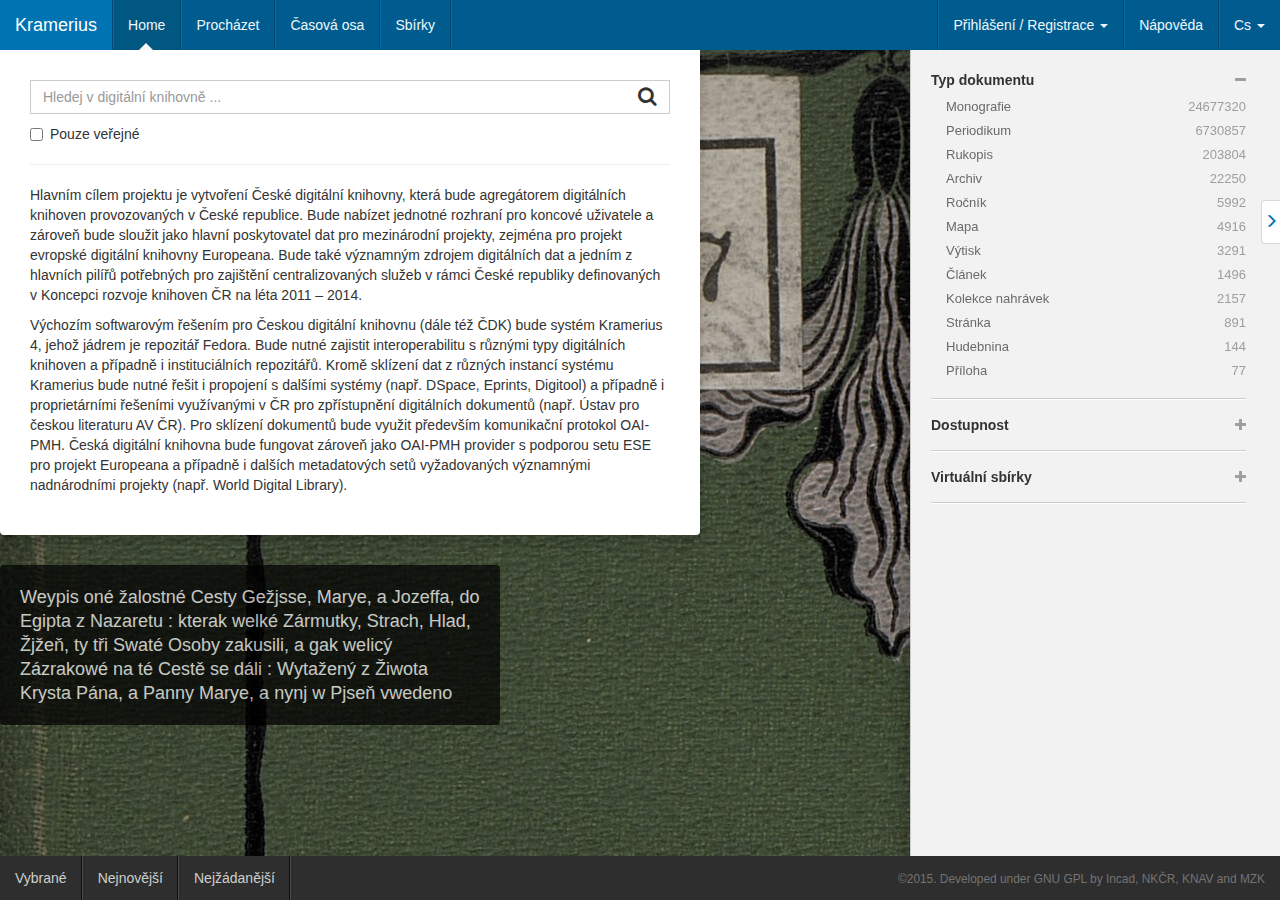
<file: templates/index.html>
<!DOCTYPE html>
<html lang="en">
  <head>
    <meta charset="utf-8">
    <meta http-equiv="X-UA-Compatible" content="IE=edge">
    <meta name="viewport" content="width=device-width, initial-scale=1">
    <!-- The above 3 meta tags *must* come first in the head; any other head content must come *after* these tags -->
    <meta name="description" content="">
    <meta name="author" content="">
    <link rel="icon" href="../../favicon.ico">

    <title>Kramerius</title>

    <!-- Bootstrap core CSS -->
    <link href="css/bootstrap.min.css" rel="stylesheet">
    
    <!-- Font awesome CSS -->
    <link href="css/font-awesome.min.css" rel="stylesheet">
    
    <!-- Open sean fonts -->
    <link href='http://fonts.googleapis.com/css?family=Open+Sans' rel='stylesheet'  type='text/css'>
    
    <!-- App CSS -->
    <link href="css/app.css" rel="stylesheet">
    <link href="css/app-home.css" rel="stylesheet">
    <link href="css/app-sidebar-home.css" rel="stylesheet">
    <link href="css/app-footerbar.css" rel="stylesheet">

    <!-- Just for debugging purposes. Don't actually copy these 2 lines! -->
    <!--[if lt IE 9]><script src="js/ie8-responsive-file-warning.js"></script><![endif]-->
    <script src="js/ie-emulation-modes-warning.js"></script>

    <!-- HTML5 shim and Respond.js for IE8 support of HTML5 elements and media queries -->
    <!--[if lt IE 9]>
      <script src="https://oss.maxcdn.com/html5shiv/3.7.2/html5shiv.min.js"></script>
      <script src="https://oss.maxcdn.com/respond/1.4.2/respond.min.js"></script>
    <![endif]-->
  </head>

  <body class="app-page-home">
    <!-- Navbar -->
    <nav class="navbar navbar-fixed-top app-navbar app-clean-border">
      <!-- Container -->
      <div class="container-fluid">
        <!-- Navbar header -->
        <div class="navbar-header">
          <button type="button" class="navbar-toggle collapsed" data-toggle="collapse" data-target="#navbar" aria-expanded="false" aria-controls="navbar">
            <span class="sr-only">Toggle navigation</span>
            <span class="icon-bar"></span>
            <span class="icon-bar"></span>
            <span class="icon-bar"></span>
          </button>
          <a class="navbar-brand app-color-white" href="index.html">Kramerius</a>
        </div><!--/.navbar header -->
        <!-- Nav -->
        <div id="navbar" class="navbar-collapse collapse">
          <!-- Nav left -->
          <ul class="nav navbar-nav navbar-left app-nav-pipe">
            <li class="active"><a href="index.html">Home</a></li>
            <li><a href="browse.html">Procházet</a></li>
            <li><a href="timeline.html">Časová osa</a></li>
            <li><a href="collection.html">Sbírky</a></li>
          </ul><!--/.nav left -->
          <!-- Nav right -->
          <ul class="nav navbar-nav navbar-right">
            <li class="dropdown app-navbar-item-login">
              <a href="#" class="dropdown-toggle" data-toggle="dropdown">Přihlášení / Registrace <span class="caret"></span></a>
              <ul class="dropdown-menu">
                <li>
                  <form class="form" role="form" action="login">
                    <div class="input-group form-group">
                      <span class="input-group-addon"><i class="glyphicon glyphicon-user"></i></span>
                      <input id="login-username" type="text" class="form-control" name="username" value="" placeholder="Přihlašovací jméno">                                        
                    </div>
                    <div class="input-group form-group">
                      <span class="input-group-addon"><i class="glyphicon glyphicon-lock"></i></span>
                      <input id="login-password" type="password" class="form-control" name="password" placeholder="Heslo">
                    </div>
                    <div class="form-group">
                       <button type="submit" class="btn btn-success btn-block">Přihlášení</button>
                    </div>
                 </form>
                </li>
                <li class="divider"></li>
                <li>
                   <p class="app-color-gray"><small>Potřebujete účet? Registrujte se ! (účet Vám umožní přidávat si tituly do oblíbených)</small></p>
                   <input class="btn btn-primary btn-block" type="button" id="sign-in-google" value="Registrace nového uživatele">
                </li>
             </ul>
            </li>
            <li><a href="#">Nápověda</a></li>
            <li class="dropdown app-navbar-item-lang">
              <a href="#" data-toggle="dropdown">Cs <span class="caret"></span></a>
              <ul class="dropdown-menu">
                <li><a href="#">En</a></li>
                <li><a href="#">Es</a></li>
                <li><a href="#">Fr</a></li>
              </ul>
            </li>
          </ul><!--/.nav right -->
        </div><!--/.nav -->
      </div><!--/.container -->
    </nav><!--/.navbar -->
    
    
    <!-- App wrapper -->
    <div id="app-wrapper">
      <!-- Sidebar -->
      <div id="app-sidebar-wrapper">
        <!-- Sidebar nav -->
        <ul class="nav app-sidebar-nav">
          <li>
            <strong>Typ dokumentu</strong><span class="app-color-gray-light app-cursor-pointer" data-toggle="collapse" data-target="#app-collapse-type"> </span>
            <ul class="list-unstyled app-color-gray collapse in" id="app-collapse-type">
              <li><a href="#">Monografie</a><span class="pull-right app-color-gray-light">24677320</span></li>
              <li><a href="#">Periodikum</a><span class="pull-right app-color-gray-light">6730857</span></li>
              <li><a href="#">Rukopis</a><span class="pull-right app-color-gray-light">203804</span></li>
              <li><a href="#">Archiv</a><span class="pull-right app-color-gray-light">22250</span></li>
              <li><a href="#">Ročník</a><span class="pull-right app-color-gray-light">5992</span></li>
              <li><a href="#">Mapa</a><span class="pull-right app-color-gray-light">4916</span></li>
              <li><a href="#">Výtisk</a><span class="pull-right app-color-gray-light">3291</span></li>
              <li><a href="#">Článek</a><span class="pull-right app-color-gray-light">1496</span></li>
              <li><a href="#">Kolekce nahrávek</a><span class="pull-right app-color-gray-light">2157</span></li>
              <li><a href="#">Stránka</a><span class="pull-right app-color-gray-light">891</span></li>
              <li><a href="#">Hudebnina</a><span class="pull-right app-color-gray-light">144</span></li>
              <li><a href="#">Příloha</a><span class="pull-right app-color-gray-light">77</span></li>
            </ul>
          </li>
          <hr />
          <li>
            <strong>Dostupnost</strong><span class="app-color-gray-light app-cursor-pointer collapsed" data-toggle="collapse" data-target="#app-collapse-avaibility"> </span>
            <ul class="list-unstyled app-color-gray collapse" id="app-collapse-avaibility">
              <li><a href="#">neveřejné</a><span class="pull-right app-color-gray-light">27811225</span></li>
              <li><a href="#">veřejné</a><span class="pull-right app-color-gray-light">3678298</span></li>
              <li><a href="#">neuvedeno</a><span class="pull-right app-color-gray-light">1</span></li>
              <li><a href="#">dostupnost.:private"</a><span class="pull-right app-color-gray-light">1</span></li>
              <li><a href="#">dostupnost.:public"</a><span class="pull-right app-color-gray-light">1</span></li>
            </ul>
          </li>
          <hr />
          <li>
            <strong>Virtuální sbírky</strong><span class="app-color-gray-light app-cursor-pointer collapsed" data-toggle="collapse" data-target="#app-collapse-virtual"> </span>
            <ul class="list-unstyled app-color-gray collapse" id="app-collapse-virtual">
              <li><a href="#">Rok smíření</a><span class="pull-right app-color-gray-light">101985</span></li>
              <li><a href="#">První světová válka</a><span class="pull-right app-color-gray-light">76876</span></li>
              <li><a href="#">Muzeum Brněnska</a><span class="pull-right app-color-gray-light">74907</span></li>
              <li><a href="#">Zednářská literatura</a><span class="pull-right app-color-gray-light">67573</span></li>
              <li><a href="#">První světová válka</a><span class="pull-right app-color-gray-light">50759</span></li>
              <li><a href="#">Komeniana</a><span class="pull-right app-color-gray-light">29964</span></li>
              <li><a href="#">Historické dokumenty</a><span class="pull-right app-color-gray-light">25831</span></li>
              <li><a href="#">Regionální muzeum v Mikulově</a><span class="pull-right app-color-gray-light">25411</span></li>
              <li><a href="#">Řemesla a dovednosti</a><span class="pull-right app-color-gray-light">7884</span></li>
              <li><a href="#">Vinařství</a><span class="pull-right app-color-gray-light">941</span></li>
              <li><a href="#">Sborníky ELAG</a><span class="pull-right app-color-gray-light">334</span></li>
              <li><a href="#">Povinná četba</a><span class="pull-right app-color-gray-light">271</span></li>
              <li><a href="#">Atlasy</a><span class="pull-right app-color-gray-light">267</span></li>
              <li><a href="#">EOD</a><span class="pull-right app-color-gray-light">171</span></li>
              <li><a href="#">Mapy</a><span class="pull-right app-color-gray-light">125</span></li>
              <li><a href="#">Academia</a><span class="pull-right app-color-gray-light">19</span></li>
              <li><a href="#">Knihy Academia</a><span class="pull-right app-color-gray-light">5</span></li>
              <li><a href="#">ANL</a><span class="pull-right app-color-gray-light">2</span></li>
            </ul>
          </li>
          <hr />
        </ul><!--/.sidebar nav -->
      </div><!--/.sidebar -->
      
      <!-- Content -->
      <div class="container-fluid app-full-height">
        <!-- Row -->
        <div class="row app-full-height">
          <!-- Contant wrapper -->
          <div class="app-content-wrapper app-full-height">
            <div class="app-home-wrapper">
            <!-- Dialog window -->
            <div class="app-home-dialog">
              <!-- Form -->
              <form class="app-search-form">
                <div class="input-group app-clean-border">
                  <input type="text" placeholder="Hledej v digitální knihovně ..." class="form-control app-clean-radius">
                  <span class="input-group-btn">
                    <button type="button" class="btn btn-default app-clean-radius" onclick="location.href = 'results.html';"><i class="fa fa-search"></i></button>
                  </span>
                </div>
                <div class="checkbox">
                  <label>
                    <input type="checkbox"> Pouze veřejné
                  </label>
                </div>
              </form><!--/.form -->
              <hr />
              <!-- Text -->
              <p>
                Hlavním cílem projektu je vytvoření České digitální knihovny, která bude agregátorem digitálních knihoven provozovaných 
                v České republice. Bude nabízet jednotné rozhraní pro koncové uživatele a zároveň bude sloužit jako hlavní poskytovatel 
                dat pro mezinárodní projekty, zejména pro projekt evropské digitální knihovny Europeana. Bude také významným zdrojem 
                digitálních dat a jedním z hlavních pilířů potřebných pro zajištění centralizovaných služeb v rámci České republiky 
                definovaných v Koncepci rozvoje knihoven ČR na léta 2011 – 2014.
              </p>
              <p>
                Výchozím softwarovým řešením pro Českou digitální knihovnu (dále též ČDK) bude systém Kramerius 4, jehož jádrem 
                je repozitář Fedora. Bude nutné zajistit interoperabilitu s různými typy digitálních knihoven a případně i instituciálních 
                repozitářů. Kromě sklízení dat z různých instancí systému Kramerius bude nutné řešit i propojení s dalšími systémy 
                (např. DSpace, Eprints, Digitool) a případně i proprietárními řešeními využívanými v ČR pro zpřístupnění digitálních 
                dokumentů (např. Ústav pro českou literaturu AV ČR). Pro sklízení dokumentů bude využit především komunikační 
                protokol OAI-PMH. Česká digitální knihovna bude fungovat zároveň jako OAI-PMH provider s podporou setu ESE 
                pro projekt Europeana a případně i dalších metadatových setů vyžadovaných významnými nadnárodními projekty 
                (např. World Digital Library).
              </p><!--/.text -->
            </div><!--/.dialog window -->
            
            <!-- Img desc -->
            <div class="app-img-desc">
              <h4 class="app-color-white">
                <a href="#" title="">
                Weypis oné žalostné Cesty Gežjsse, Marye, a Jozeffa, do Egipta z Nazaretu : kterak welké Zármutky, Strach, Hlad, Žjžeň, ty tři Swaté Osoby zakusili, a gak welicý Zázrakowé na té Cestě se dáli : Wytažený z                   Žiwota Krysta Pána, a Panny Marye, a nynj w Pjseň vwedeno
                </a>
              </h4>
            </div><!--/.img desc -->
            </div>
            
            <!-- Sidebar btn -->
            <a href="#app-btn-sidebar-toggle" class="btn app-sidebar-btn" id="app-btn-sidebar-toggle" title="Skryt sidebar">
              <span></span>
            </a><!--/.sidebar btn -->
            
          </div><!--/.content wrapper -->
        </div><!--/.row -->
      </div><!--/.content -->
    </div><!--/.app wrapper -->
    
    
    <!-- Footerbar -->
    <div class="collapse app-footerbar" id="app-footerbar-choosen">
      <div class="col-md-12">
        <div class="carousel slide" id="myCarousel">
          <div class="carousel-inner">
            <div class="item active">
              <div class="col-xs-3"><a href="#"><img src="img/thumb-1.jpg" class="img-responsive"></a></div>
            </div>
            <div class="item">
              <div class="col-xs-3"><a href="#"><img src="img/thumb-2.jpg" class="img-responsive"></a></div>
            </div>
            <div class="item">
              <div class="col-xs-3"><a href="#"><img src="img/thumb-3.jpg" class="img-responsive"></a></div>
            </div>
            <div class="item">
              <div class="col-xs-3"><a href="#"><img src="img/thumb-4.jpg" class="img-responsive"></a></div>
            </div>
            <div class="item">
              <div class="col-xs-3"><a href="#"><img src="img/thumb-5.jpg" class="img-responsive"></a></div>
            </div>
            <div class="item">
              <div class="col-xs-3"><a href="#"><img src="img/thumb-6.jpg" class="img-responsive"></a></div>
            </div>
            <div class="item">
              <div class="col-xs-3"><a href="#"><img src="img/thumb-7.jpg" class="img-responsive"></a></div>
            </div>
            <div class="item">
              <div class="col-xs-3"><a href="#"><img src="img/thumb-8.jpg" class="img-responsive"></a></div>
            </div>
            <div class="item">
              <div class="col-xs-3"><a href="#"><img src="img/thumb-2.jpg" class="img-responsive"></a></div>
            </div>
            <div class="item">
              <div class="col-xs-3"><a href="#"><img src="img/thumb-3.jpg" class="img-responsive"></a></div>
            </div>
            <div class="item">
              <div class="col-xs-3"><a href="#"><img src="img/thumb-4.jpg" class="img-responsive"></a></div>
            </div>
            <div class="item">
              <div class="col-xs-3"><a href="#"><img src="img/thumb-5.jpg" class="img-responsive"></a></div>
            </div>
            <div class="item">
              <div class="col-xs-3"><a href="#"><img src="img/thumb-6.jpg" class="img-responsive"></a></div>
            </div>
            <div class="item">
              <div class="col-xs-3"><a href="#"><img src="img/thumb-7.jpg" class="img-responsive"></a></div>
            </div>
            <div class="item">
              <div class="col-xs-3"><a href="#"><img src="img/thumb-8.jpg" class="img-responsive"></a></div>
            </div>
          </div>
          <a class="left carousel-control" href="#myCarousel" data-slide="prev"><i class="glyphicon glyphicon-chevron-left"></i></a>
          <a class="right carousel-control" href="#myCarousel" data-slide="next"><i class="glyphicon glyphicon-chevron-right"></i></a>
        </div>
       
        <!--<i class="fa fa-angle-left fa-3x app-pd-right-15 app-color-gray-light app-cursor-pointer app-va-md"></i>
        <span><a href="#" title="#"><img src="img/thumb-1.jpg" alt="#" /></a></span>
        <span><a href="#" title="#"><img src="img/thumb-2.jpg" alt="#" /></a></span>
        <span><a href="#" title="#"><img src="img/thumb-3.jpg" alt="#" /></a></span>
        <span><a href="#" title="#"><img src="img/thumb-4.jpg" alt="#" /></a></span>
        <span><a href="#" title="#"><img src="img/thumb-5.jpg" alt="#" /></a></span>
        <span><a href="#" title="#"><img src="img/thumb-6.jpg" alt="#" /></a></span>
        <span><a href="#" title="#"><img src="img/thumb-7.jpg" alt="#" /></a></span>
        <span><a href="#" title="#"><img src="img/thumb-8.jpg" alt="#" /></a></span>
        <span><a href="#" title="#"><img src="img/thumb-9.jpg" alt="#" /></a></span>
        <span><a href="#" title="#"><img src="img/thumb-10.jpg" alt="#" /></a></span>
        <span><a href="#" title="#"><img src="img/thumb-11.jpg" alt="#" /></a></span>
        <span><a href="#" title="#"><img src="img/thumb-1.jpg" alt="#" /></a></span>
        <span><a href="#" title="#"><img src="img/thumb-2.jpg" alt="#" /></a></span>
        <span><a href="#" title="#"><img src="img/thumb-3.jpg" alt="#" /></a></span>
        <span><a href="#" title="#"><img src="img/thumb-4.jpg" alt="#" /></a></span>
        <span><a href="#" title="#"><img src="img/thumb-5.jpg" alt="#" /></a></span>
        <span><a href="#" title="#"><img src="img/thumb-6.jpg" alt="#" /></a></span>
        <span><a href="#" title="#"><img src="img/thumb-7.jpg" alt="#" /></a></span>
        <span><a href="#" title="#"><img src="img/thumb-8.jpg" alt="#" /></a></span>
        <span><a href="#" title="#"><img src="img/thumb-9.jpg" alt="#" /></a></span>
        <span><a href="#" title="#"><img src="img/thumb-10.jpg" alt="#" /></a></span>
        <span><a href="#" title="#"><img src="img/thumb-11.jpg" alt="#" /></a></span>
        <i class="fa fa-angle-right fa-3x app-pd-left-15 app-color-gray-light app-cursor-pointer app-va-md"></i>-->
      </div>
    </div>
    <div class="collapse app-footerbar" id="app-footerbar-newest">
      <div class="col-md-12"> 
        <br /><br /><br />Bottom bar newest ...<br /><br /><br /><br />
      </div>
    </div>
    <div class="collapse app-footerbar" id="app-footerbar-favorite">
      <div class="col-md-12"> 
        <br /><br /><br />Bottom bar favorite<br /><br /><br /><br />
      </div>
    </div><!--/.footerbar -->

    
    <!-- Footer -->
    <footer class="footer">
      <div class="container-fluid">
        <ul class="nav navbar-nav navbar-left">
          <li>
            <a role="button" class="app-footerbar-btn" data-toggle="collapse" href="#app-footerbar-choosen">
              Vybrané
            </a>
          </li>
          <li>
            <a role="button" class="app-footerbar-btn" data-toggle="collapse" href="#app-footerbar-newest">
              Nejnovější
            </a>
          <li>
            <a role="button" class="app-footerbar-btn" data-toggle="collapse" href="#app-footerbar-favorite">
              Nejžádanější
            </a>
          </li>
        </ul>
        <p class="navbar-text navbar-right">
          <small>©2015. Developed under GNU GPL by Incad, NKČR, KNAV and MZK</small>
        </p>
      </div>
    </footer><!--/.footer -->


    <!-- Bootstrap core JavaScript
    ================================================== -->
    <!-- Placed at the end of the document so the pages load faster -->
    <script src="js/jquery.min.js"></script>
    <script src="js/bootstrap.min.js"></script>
    <!-- IE10 viewport hack for Surface/desktop Windows 8 bug -->
    <script src="js/ie10-viewport-bug-workaround.js"></script>
    
    <!-- Custom js -->
    <script type="text/javascript">
      // Bootstrap carousel
      $('#myCarousel').carousel({
        interval: false
      })

      $('.carousel .item').each(function(){
        var next = $(this).next();
        if (!next.length) {
          next = $(this).siblings(':first');
        }
        next.children(':first-child').clone().appendTo($(this));

        for (var i=0;i<2;i++) {
          next=next.next();
          if (!next.length) {
            next = $(this).siblings(':first');
          }

          next.children(':first-child').clone().appendTo($(this));
        }
      });
      

      // Sidebar toggle script
      $("#app-btn-sidebar-toggle").click(function(e) {
        e.preventDefault();
        $("#app-wrapper").toggleClass("toggled");
      });
      
      // Footerbar - collapse modification
      $('.app-footerbar-btn').on('click',function(){
        var isActive = $(this).parent().hasClass('active'); // set var to recognize if the parent element contains class 'active'
        $('.app-footerbar').collapse('hide'); // hide when some other element is collapsed
        $('.app-footerbar-btn').parent().removeClass('active'); // remove class 'active' from all parent elements 
        if(!isActive){ // condition for adding class 'active' to the parent element
          $(this).parent().addClass('active');
        }
      })
    </script>
  </body>
</html>
</file>
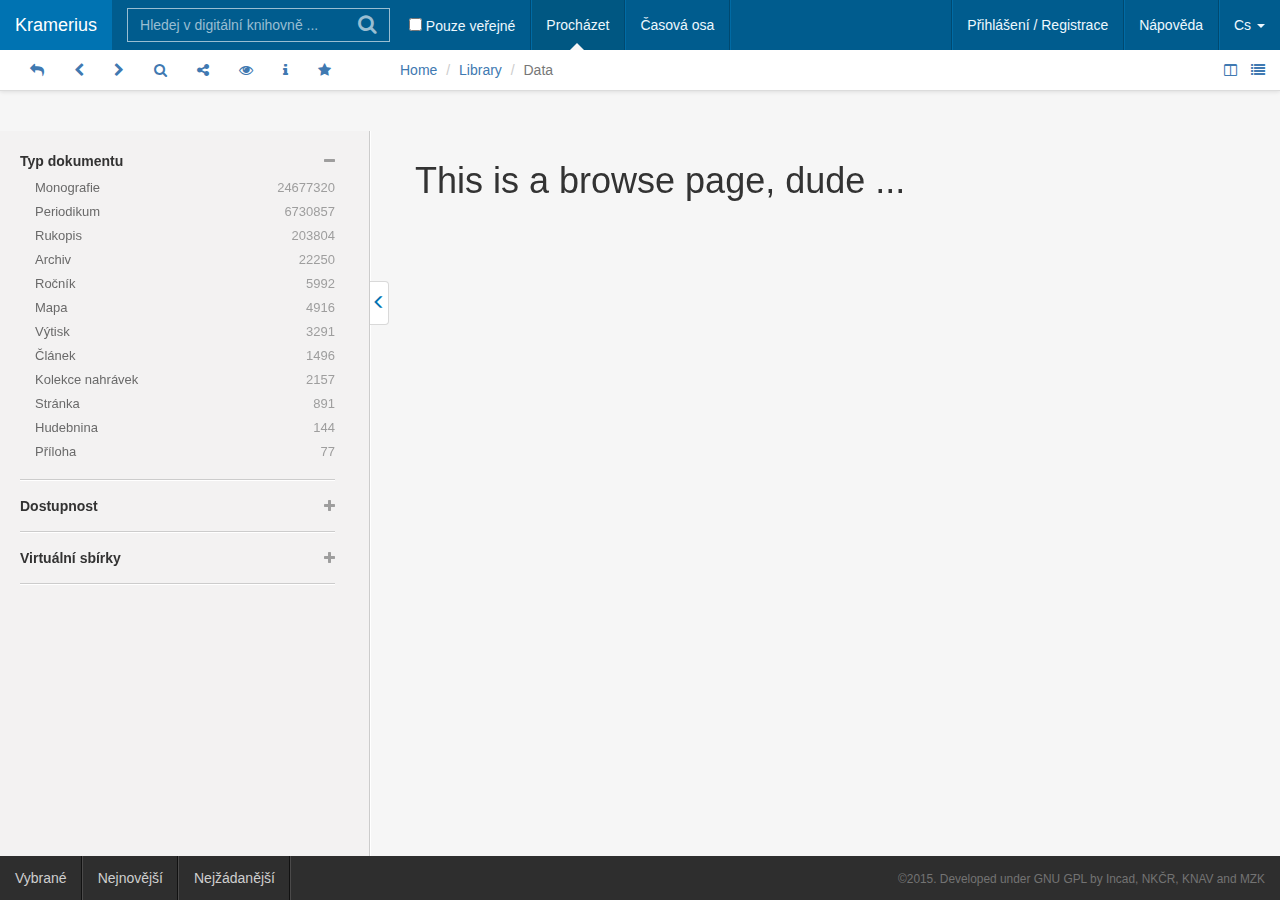
<file: templates/browse.html>
<!DOCTYPE html>
<html lang="en">
  <head>
    <meta charset="utf-8">
    <meta http-equiv="X-UA-Compatible" content="IE=edge">
    <meta name="viewport" content="width=device-width, initial-scale=1">
    <!-- The above 3 meta tags *must* come first in the head; any other head content must come *after* these tags -->
    <meta name="description" content="">
    <meta name="author" content="">
    <link rel="icon" href="../../favicon.ico">

    <title>Kramerius</title>

    <!-- Bootstrap core CSS -->
    <link href="css/bootstrap.min.css" rel="stylesheet">
    
    <!-- Font awesome CSS -->
    <link href="css/font-awesome.min.css" rel="stylesheet">
    
    <!-- App CSS -->
    <link href="css/app.css" rel="stylesheet">
    <link href="css/app-results.css" rel="stylesheet">
    <link href="css/app-sidebar.css" rel="stylesheet">
    <link href="css/app-footerbar.css" rel="stylesheet">

    <!-- Just for debugging purposes. Don't actually copy these 2 lines! -->
    <!--[if lt IE 9]><script src="js/ie8-responsive-file-warning.js"></script><![endif]-->
    <script src="js/ie-emulation-modes-warning.js"></script>

    <!-- HTML5 shim and Respond.js for IE8 support of HTML5 elements and media queries -->
    <!--[if lt IE 9]>
      <script src="https://oss.maxcdn.com/html5shiv/3.7.2/html5shiv.min.js"></script>
      <script src="https://oss.maxcdn.com/respond/1.4.2/respond.min.js"></script>
    <![endif]-->
  </head>

  <body>
    <!-- Navbar -->
    <nav class="navbar navbar-fixed-top app-navbar app-clean-border">
      <!-- Container -->
      <div class="container-fluid">
        <!-- Navbar header -->
        <div class="navbar-header">
          <button type="button" class="navbar-toggle collapsed" data-toggle="collapse" data-target="#navbar" aria-expanded="false" aria-controls="navbar">
            <span class="sr-only">Toggle navigation</span>
            <span class="icon-bar"></span>
            <span class="icon-bar"></span>
            <span class="icon-bar"></span>
          </button>
          <a class="navbar-brand app-color-white" href="index.html">Kramerius</a>
        </div><!--/.navbar header -->
        <!-- Nav -->
        <div id="navbar" class="navbar-collapse collapse">
          <!-- Form -->
          <form class="navbar-form navbar-left app-search-form">
            <div class="input-group app-clean-border">
              <input type="text" placeholder="Hledej v digitální knihovně ..." class="form-control app-clean-radius app-color-white app-color-placeholder">
              <span class="input-group-btn">
                <button type="button" class="btn btn-default app-clean-radius" onclick="location.href = 'results.html';"><i class="fa fa-search"></i></button>
              </span>
            </div>
            <div class="checkbox">
              <label>
                <input type="checkbox"> Pouze veřejné
              </label>
            </div>
          </form><!--/.form -->
          <!-- Nav left -->
          <ul class="nav navbar-nav navbar-left app-nav-pipe">
            <li class="active"><a href="browse.html">Procházet</a></li>
            <li><a href="timeline.html">Časová osa</a></li>
          </ul><!--/.nav left -->
          <!-- Nav right -->
          <ul class="nav navbar-nav navbar-right">
            <li><a href="#">Přihlášení / Registrace</a></li>
            <li><a href="#">Nápověda</a></li>
            <li class="dropdown app-navbar-item-lang">
              <a href="#" data-toggle="dropdown">Cs <span class="caret"></span></a>
              <ul class="dropdown-menu">
                <li><a href="#">En</a></li>
                <li><a href="#">Es</a></li>
                <li><a href="#">Fr</a></li>
              </ul>
            </li>
          </ul><!--/.nav right -->
        </div><!--/.nav -->
      </div><!--/.container -->
    </nav><!--/.navbar -->
    
    
    <!-- App toolbar -->
    <div class="container-fluid app-toolbar">
      <!-- Row -->
      <div class="row">
        <!-- App toolbar left -->
        <div class="app-toolbar-left">
          <ul class="nav">
            <li><a href="#" title=""><i class="fa fa-reply"></i></a></li>
            <li><a href="#" title=""><i class="fa fa-chevron-left"></i></a></li>
            <li><a href="#" title=""><i class="fa fa-chevron-right"></i></a></li>
            <li><a href="#" title=""><i class="fa fa-search"></i></a></li>
            <li><a href="#" title=""><i class="fa fa-share-alt"></i></a></li>
            <li><a href="#" title=""><i class="fa fa-eye"></i></a></li>
            <li><a href="#" title=""><i class="fa fa-info"></i></a></li>
            <li><a href="#" title=""><i class="fa fa-star"></i></a></li>
          </ul>
        </div><!--/.app toolbar left -->
        <!-- App toolbar right -->
        <div class="app-toolbar-right">
          <ol class="breadcrumb app-clean-radius app-clean-bg app-right navbar-left">
            <li><a href="#">Home</a></li>
            <li><a href="#">Library</a></li>
            <li class="active">Data</li>
          </ol>
          <ol class="breadcrumb app-clean-radius app-clean-bg app-right navbar-right">
            <li><a href="#"><i class="fa fa-columns"></i></a></li>
            <li><a href="#"><i class="fa fa-list"></i></a></li>
          </ol>
          <div class="clearfix"></div>
        </div><!--/.app toolbar right -->
      </div><!--/.row -->
    </div><!--/.app toolbar -->
    
    
    <!-- Wrapper -->
    <div id="app-wrapper">
      <!-- Sidebar -->
      <div id="app-sidebar-wrapper">
        <!-- Sidebar nav -->
        <ul class="nav app-sidebar-nav">
          <li>
            <strong>Typ dokumentu</strong><span class="app-color-gray-light app-cursor-pointer" data-toggle="collapse" data-target="#app-collapse-type"> </span>
            <ul class="list-unstyled app-color-gray collapse in" id="app-collapse-type">
              <li><a href="#">Monografie</a><span class="pull-right app-color-gray-light">24677320</span></li>
              <li><a href="#">Periodikum</a><span class="pull-right app-color-gray-light">6730857</span></li>
              <li><a href="#">Rukopis</a><span class="pull-right app-color-gray-light">203804</span></li>
              <li><a href="#">Archiv</a><span class="pull-right app-color-gray-light">22250</span></li>
              <li><a href="#">Ročník</a><span class="pull-right app-color-gray-light">5992</span></li>
              <li><a href="#">Mapa</a><span class="pull-right app-color-gray-light">4916</span></li>
              <li><a href="#">Výtisk</a><span class="pull-right app-color-gray-light">3291</span></li>
              <li><a href="#">Článek</a><span class="pull-right app-color-gray-light">1496</span></li>
              <li><a href="#">Kolekce nahrávek</a><span class="pull-right app-color-gray-light">2157</span></li>
              <li><a href="#">Stránka</a><span class="pull-right app-color-gray-light">891</span></li>
              <li><a href="#">Hudebnina</a><span class="pull-right app-color-gray-light">144</span></li>
              <li><a href="#">Příloha</a><span class="pull-right app-color-gray-light">77</span></li>
            </ul>
          </li>
          <hr />
          <li>
            <strong>Dostupnost</strong><span class="app-color-gray-light app-cursor-pointer collapsed" data-toggle="collapse" data-target="#app-collapse-avaibility"> </span>
            <ul class="list-unstyled app-color-gray collapse" id="app-collapse-avaibility">
              <li><a href="#">neveřejné</a><span class="pull-right app-color-gray-light">27811225</span></li>
              <li><a href="#">veřejné</a><span class="pull-right app-color-gray-light">3678298</span></li>
              <li><a href="#">neuvedeno</a><span class="pull-right app-color-gray-light">1</span></li>
              <li><a href="#">dostupnost.:private"</a><span class="pull-right app-color-gray-light">1</span></li>
              <li><a href="#">dostupnost.:public"</a><span class="pull-right app-color-gray-light">1</span></li>
            </ul>
          </li>
          <hr />
          <li>
            <strong>Virtuální sbírky</strong><span class="app-color-gray-light app-cursor-pointer collapsed" data-toggle="collapse" data-target="#app-collapse-virtual"> </span>
            <ul class="list-unstyled app-color-gray collapse" id="app-collapse-virtual">
              <li><a href="#">Rok smíření</a><span class="pull-right app-color-gray-light">101985</span></li>
              <li><a href="#">První světová válka</a><span class="pull-right app-color-gray-light">76876</span></li>
              <li><a href="#">Muzeum Brněnska</a><span class="pull-right app-color-gray-light">74907</span></li>
              <li><a href="#">Zednářská literatura</a><span class="pull-right app-color-gray-light">67573</span></li>
              <li><a href="#">První světová válka</a><span class="pull-right app-color-gray-light">50759</span></li>
              <li><a href="#">Komeniana</a><span class="pull-right app-color-gray-light">29964</span></li>
              <li><a href="#">Historické dokumenty</a><span class="pull-right app-color-gray-light">25831</span></li>
              <li><a href="#">Regionální muzeum v Mikulově</a><span class="pull-right app-color-gray-light">25411</span></li>
              <li><a href="#">Řemesla a dovednosti</a><span class="pull-right app-color-gray-light">7884</span></li>
              <li><a href="#">Vinařství</a><span class="pull-right app-color-gray-light">941</span></li>
              <li><a href="#">Sborníky ELAG</a><span class="pull-right app-color-gray-light">334</span></li>
              <li><a href="#">Povinná četba</a><span class="pull-right app-color-gray-light">271</span></li>
              <li><a href="#">Atlasy</a><span class="pull-right app-color-gray-light">267</span></li>
              <li><a href="#">EOD</a><span class="pull-right app-color-gray-light">171</span></li>
              <li><a href="#">Mapy</a><span class="pull-right app-color-gray-light">125</span></li>
              <li><a href="#">Academia</a><span class="pull-right app-color-gray-light">19</span></li>
              <li><a href="#">Knihy Academia</a><span class="pull-right app-color-gray-light">5</span></li>
              <li><a href="#">ANL</a><span class="pull-right app-color-gray-light">2</span></li>
            </ul>
          </li>
          <hr />
          <li class="app-sidebar-pushdown"> </li>
        </ul><!--/.sidebar nav -->
      </div><!--/.sidebar -->

      <!-- Content -->
      <div class="container-fluid">
        <!-- Row -->
        <div class="row">
          <!-- Result area -->
          <div class="col-md-12 app-result-container">
              <div class="col-md-12">
                <h1>This is a browse page, dude ...</h1>
              </div>
            <!-- Sidebar btn -->
            <a href="#app-btn-sidebar-toggle" class="btn app-sidebar-btn" id="app-btn-sidebar-toggle" title="Skryt sidebar">
              <span> </span>
            </a><!--/.sidebar btn -->
            
          </div><!--/.result area -->
        </div><!--/.row -->
      </div><!--/.content -->
    </div><!--/.wrapper -->
    
    
    <!-- Footerbar -->
    <div class="collapse app-footerbar" id="app-footerbar-choosen">
      <div class="col-md-12">
        <i class="fa fa-angle-left fa-3x app-pd-right-15 app-color-gray-light app-cursor-pointer app-va-md"></i>
        <span><a href="#" title="#"><img src="img/thumb-1.jpg" alt="#" /></a></span>
        <span><a href="#" title="#"><img src="img/thumb-2.jpg" alt="#" /></a></span>
        <span><a href="#" title="#"><img src="img/thumb-3.jpg" alt="#" /></a></span>
        <span><a href="#" title="#"><img src="img/thumb-4.jpg" alt="#" /></a></span>
        <span><a href="#" title="#"><img src="img/thumb-5.jpg" alt="#" /></a></span>
        <span><a href="#" title="#"><img src="img/thumb-6.jpg" alt="#" /></a></span>
        <span><a href="#" title="#"><img src="img/thumb-7.jpg" alt="#" /></a></span>
        <span><a href="#" title="#"><img src="img/thumb-8.jpg" alt="#" /></a></span>
        <span><a href="#" title="#"><img src="img/thumb-9.jpg" alt="#" /></a></span>
        <span><a href="#" title="#"><img src="img/thumb-10.jpg" alt="#" /></a></span>
        <span><a href="#" title="#"><img src="img/thumb-11.jpg" alt="#" /></a></span>
        <i class="fa fa-angle-right fa-3x app-pd-left-15 app-color-gray-light app-cursor-pointer app-va-md"></i>
      </div>
    </div>
    <div class="collapse app-footerbar" id="app-footerbar-newest">
      <div class="col-md-12"> 
        <br /><br /><br />Bottom bar newest ...<br /><br /><br /><br />
      </div>
    </div>
    <div class="collapse app-footerbar" id="app-footerbar-favorite">
      <div class="col-md-12"> 
        <br /><br /><br />Bottom bar favorite<br /><br /><br /><br />
      </div>
    </div><!--/.footerbar -->

    
    <!-- Footer -->
    <footer class="footer">
      <div class="container-fluid">
        <ul class="nav navbar-nav navbar-left">
          <li>
            <a role="button" class="app-footerbar-btn" data-toggle="collapse" href="#app-footerbar-choosen">
              Vybrané
            </a>
          </li>
          <li>
            <a role="button" class="app-footerbar-btn" data-toggle="collapse" href="#app-footerbar-newest">
              Nejnovější
            </a>
          <li>
            <a role="button" class="app-footerbar-btn" data-toggle="collapse" href="#app-footerbar-favorite">
              Nejžádanější
            </a>
          </li>
        </ul>
        <p class="navbar-text navbar-right">
          <small>©2015. Developed under GNU GPL by Incad, NKČR, KNAV and MZK</small>
        </p>
      </div>
    </footer><!--/.footer -->


    <!-- Bootstrap core JavaScript
    ================================================== -->
    <!-- Placed at the end of the document so the pages load faster -->
    <script src="js/jquery.min.js"></script>
    <script src="js/bootstrap.min.js"></script>
    <!-- IE10 viewport hack for Surface/desktop Windows 8 bug -->
    <script src="js/ie10-viewport-bug-workaround.js"></script>
    
    <!-- Custom js -->
    <script>
      // Sidebar toggle script
      $("#app-btn-sidebar-toggle").click(function(e) {
        e.preventDefault();
        $("#app-wrapper").toggleClass("toggled");
      });
      
      // Footerbar - collapse modification
      $('.app-footerbar-btn').on('click',function(){
        var isActive = $(this).parent().hasClass('active'); // set var to recognize if the parent element contains class 'active'
        $('.app-footerbar').collapse('hide'); // hide when some other element is collapsed
        $('.app-footerbar-btn').parent().removeClass('active'); // remove class 'active' from all parent elements 
        if(!isActive){ // condition for adding class 'active' to the parent element
          $(this).parent().addClass('active');
        }
      })
    </script>
  </body>
</html>
</file>
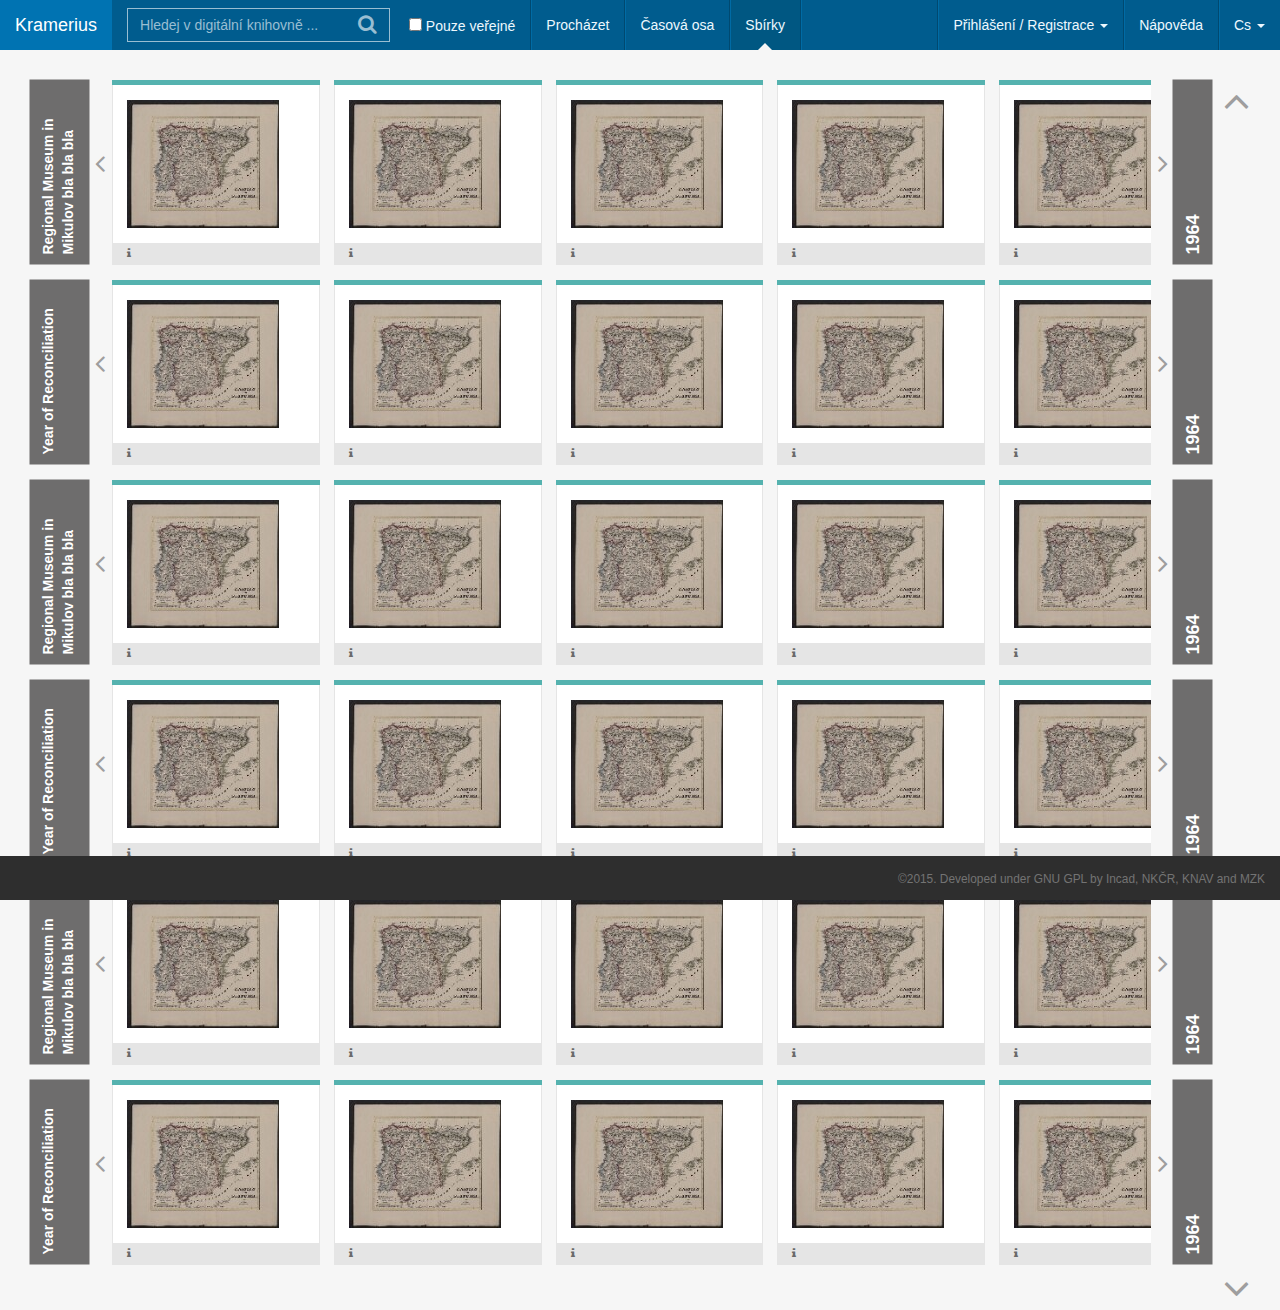
<file: templates/collection.html>
<!DOCTYPE html>
<html lang="en">
  <head>
    <meta charset="utf-8">
    <meta http-equiv="X-UA-Compatible" content="IE=edge">
    <meta name="viewport" content="width=device-width, initial-scale=1">
    <!-- The above 3 meta tags *must* come first in the head; any other head content must come *after* these tags -->
    <meta name="description" content="">
    <meta name="author" content="">
    <link rel="icon" href="../../favicon.ico">

    <title>Kramerius</title>

    <!-- Bootstrap core CSS -->
    <link href="css/bootstrap.min.css" rel="stylesheet">
    
    <!-- Font awesome CSS -->
    <link href="css/font-awesome.min.css" rel="stylesheet">
    
    <!-- App CSS -->
    <link href="css/app.css" rel="stylesheet">
    <link href="css/app-collection.css" rel="stylesheet">

    <!-- Just for debugging purposes. Don't actually copy these 2 lines! -->
    <!--[if lt IE 9]><script src="js/ie8-responsive-file-warning.js"></script><![endif]-->
    <script src="js/ie-emulation-modes-warning.js"></script>

    <!-- HTML5 shim and Respond.js for IE8 support of HTML5 elements and media queries -->
    <!--[if lt IE 9]>
      <script src="https://oss.maxcdn.com/html5shiv/3.7.2/html5shiv.min.js"></script>
      <script src="https://oss.maxcdn.com/respond/1.4.2/respond.min.js"></script>
    <![endif]-->
  </head>

  <body class="app-page-result">
    <!-- Navbar -->
    <nav class="navbar navbar-fixed-top app-navbar app-clean-border">
      <!-- Container -->
      <div class="container-fluid">
        <!-- Navbar header -->
        <div class="navbar-header">
          <button type="button" class="navbar-toggle collapsed" data-toggle="collapse" data-target="#navbar" aria-expanded="false" aria-controls="navbar">
            <span class="sr-only">Toggle navigation</span>
            <span class="icon-bar"></span>
            <span class="icon-bar"></span>
            <span class="icon-bar"></span>
          </button>
          <a class="navbar-brand app-color-white" href="index.html">Kramerius</a>
        </div><!--/.navbar header -->
        <!-- Nav -->
        <div id="navbar" class="navbar-collapse collapse">
          <!-- Form -->
          <form class="navbar-form navbar-left app-search-form app-search-form-colored">
            <div class="input-group app-clean-border">
              <input type="text" placeholder="Hledej v digitální knihovně ..." class="form-control app-clean-radius app-color-white">
              <span class="input-group-btn">
                <button type="button" class="btn btn-default app-clean-radius" onclick="location.href = 'results.html';"><i class="fa fa-search"></i></button>
              </span>
            </div>
            <div class="checkbox">
              <label>
                <input type="checkbox"> Pouze veřejné
              </label>
            </div>
          </form><!--/.form -->
          <!-- Nav left -->
          <ul class="nav navbar-nav navbar-left app-nav-pipe">
            <li><a href="browse.html">Procházet</a></li>
            <li><a href="timeline.html">Časová osa</a></li>
            <li class="active"><a href="collection.html">Sbírky</a></li>
          </ul><!--/.nav left -->
          <!-- Nav right -->
          <ul class="nav navbar-nav navbar-right">
            <li class="dropdown">
              <a href="#" class="dropdown-toggle" data-toggle="dropdown">Přihlášení / Registrace <span class="caret"></span></a>
              <ul class="dropdown-menu" style="padding: 15px;min-width: 250px;">
                <li>
                  <form class="form" role="form" action="login">
                    <div class="input-group form-group">
                      <span class="input-group-addon"><i class="glyphicon glyphicon-user"></i></span>
                      <input id="login-username" type="text" class="form-control" name="username" value="" placeholder="Přihlašovací jméno">                                        
                    </div>
                    <div class="input-group form-group">
                      <span class="input-group-addon"><i class="glyphicon glyphicon-lock"></i></span>
                      <input id="login-password" type="password" class="form-control" name="password" placeholder="Heslo">
                    </div>
                    <div class="form-group">
                       <button type="submit" class="btn btn-success btn-block">Přihlášení</button>
                    </div>
                 </form>
                </li>
                <li class="divider"></li>
                <li>
                   <p class="app-color-gray"><small>Potřebujete účet? Registrujte se ! (účet Vám umožní přidávat si tituly do oblíbených)</small></p>
                   <input class="btn btn-primary btn-block" type="button" id="sign-in-google" value="Registrace nového uživatele">
                </li>
             </ul>
            </li>
            <li><a href="#">Nápověda</a></li>
            <li class="dropdown app-navbar-item-lang">
              <a href="#" data-toggle="dropdown">Cs <span class="caret"></span></a>
              <ul class="dropdown-menu">
                <li><a href="#">En</a></li>
                <li><a href="#">Es</a></li>
                <li><a href="#">Fr</a></li>
              </ul>
            </li>
          </ul><!--/.nav right -->
        </div><!--/.nav -->
      </div><!--/.container -->
    </nav><!--/.navbar -->
    
    
    <!-- Wrapper -->
    <div id="app-wrapper" class="app-full-height">
      <!-- Content -->
      <div class="container-fluid app-full-height">
        <!-- Row -->
        <div class="row app-full-height">
          <!-- Timeline area -->
          <div class="clearfix app-timeline">
            
            <!-- Timeline row -->
            <div class="app-timeline-row">
              <!-- Timeline sroller -->
              <div class="app-timeline-scroller">
                <!-- Timeline item -->
                <div class="app-timeline-item">
                  <img class="img-responsive pull-left" src="img/thumb-4.jpg" alt="...">
                  <p class="app-clean-mg app-pd-right-15">
                    <strong>Zborník príspevkovy prednesených na ... celoštátnej konferencii o problematike ar...</strong>
                    <span class="app-display-block">468</span>
                    <span class="app-display-block">1989</span>
                  </p>
                  <div class="app-timeline-item-info app-color-gray" role="button" tabindex="0" data-placement="bottom" data-toggle="popover" id="app-timeline-item-1">
                    <i class="fa fa-info app-cursor-pointer"></i>
                  </div>
                  <div class="app-timeline-item-1 hide">
                    <strong class="app-color-black app-display-block">Obrázky z kukátka.</strong>
                    <p>
                      <em class="app-display-block">106</em>
                      <em class="app-display-block">[1926]</em>
                    </p>
                    <p>
                       náš kostel skvěl se v zlaté záři. Nad východem stála obrovská vlídná <mark>duha</mark> neobyčejné krásy. Lidé
                    </p>
                    <p>
                      v lesku novém a <mark>duha</mark> smíru s Bohem i mezi národy že rozklene se nad milou Moravěnkou. Rytíř Ducha
                    </p>
                  </div>
                </div><!--/.timeline item -->
                <!-- Timeline item -->
                <div class="app-timeline-item">
                  <img class="img-responsive pull-left" src="img/thumb-4.jpg" alt="...">
                  <p class="app-clean-mg app-pd-right-15">
                    <strong>Zborník príspevkovy prednesených na ... celoštátnej konferencii o problematike ar...</strong>
                    <span class="app-display-block">468</span>
                    <span class="app-display-block">1989</span>
                  </p>
                  <div class="app-timeline-item-info app-color-gray" role="button" tabindex="0" data-placement="bottom" data-toggle="popover" id="app-timeline-item-1">
                    <i class="fa fa-info app-cursor-pointer"></i>
                  </div>
                  <div class="app-timeline-item-1 hide">
                    <strong class="app-color-black app-display-block">Obrázky z kukátka.</strong>
                    <p>
                      <em class="app-display-block">106</em>
                      <em class="app-display-block">[1926]</em>
                    </p>
                    <p>
                       náš kostel skvěl se v zlaté záři. Nad východem stála obrovská vlídná <mark>duha</mark> neobyčejné krásy. Lidé
                    </p>
                    <p>
                      v lesku novém a <mark>duha</mark> smíru s Bohem i mezi národy že rozklene se nad milou Moravěnkou. Rytíř Ducha
                    </p>
                  </div>
                </div><!--/.timeline item -->
                <!-- Timeline item -->
                <div class="app-timeline-item">
                  <img class="img-responsive pull-left" src="img/thumb-4.jpg" alt="...">
                  <p class="app-clean-mg app-pd-right-15">
                    <strong>Zborník príspevkovy prednesených na ... celoštátnej konferencii o problematike ar...</strong>
                    <span class="app-display-block">468</span>
                    <span class="app-display-block">1989</span>
                  </p>
                  <div class="app-timeline-item-info app-color-gray" role="button" tabindex="0" data-placement="bottom" data-toggle="popover" id="app-timeline-item-1">
                    <i class="fa fa-info app-cursor-pointer"></i>
                  </div>
                  <div class="app-timeline-item-1 hide">
                    <strong class="app-color-black app-display-block">Obrázky z kukátka.</strong>
                    <p>
                      <em class="app-display-block">106</em>
                      <em class="app-display-block">[1926]</em>
                    </p>
                    <p>
                       náš kostel skvěl se v zlaté záři. Nad východem stála obrovská vlídná <mark>duha</mark> neobyčejné krásy. Lidé
                    </p>
                    <p>
                      v lesku novém a <mark>duha</mark> smíru s Bohem i mezi národy že rozklene se nad milou Moravěnkou. Rytíř Ducha
                    </p>
                  </div>
                </div><!--/.timeline item -->
                <!-- Timeline item -->
                <div class="app-timeline-item">
                  <img class="img-responsive pull-left" src="img/thumb-4.jpg" alt="...">
                  <p class="app-clean-mg app-pd-right-15">
                    <strong>Zborník príspevkovy prednesených na ... celoštátnej konferencii o problematike ar...</strong>
                    <span class="app-display-block">468</span>
                    <span class="app-display-block">1989</span>
                  </p>
                  <div class="app-timeline-item-info app-color-gray" role="button" tabindex="0" data-placement="bottom" data-toggle="popover" id="app-timeline-item-1">
                    <i class="fa fa-info app-cursor-pointer"></i>
                  </div>
                  <div class="app-timeline-item-1 hide">
                    <strong class="app-color-black app-display-block">Obrázky z kukátka.</strong>
                    <p>
                      <em class="app-display-block">106</em>
                      <em class="app-display-block">[1926]</em>
                    </p>
                    <p>
                       náš kostel skvěl se v zlaté záři. Nad východem stála obrovská vlídná <mark>duha</mark> neobyčejné krásy. Lidé
                    </p>
                    <p>
                      v lesku novém a <mark>duha</mark> smíru s Bohem i mezi národy že rozklene se nad milou Moravěnkou. Rytíř Ducha
                    </p>
                  </div>
                </div><!--/.timeline item -->
                <!-- Timeline item -->
                <div class="app-timeline-item">
                  <img class="img-responsive pull-left" src="img/thumb-4.jpg" alt="...">
                  <p class="app-clean-mg app-pd-right-15">
                    <strong>Zborník príspevkovy prednesených na ... celoštátnej konferencii o problematike ar...</strong>
                    <span class="app-display-block">468</span>
                    <span class="app-display-block">1989</span>
                  </p>
                  <div class="app-timeline-item-info app-color-gray" role="button" tabindex="0" data-placement="bottom" data-toggle="popover" id="app-timeline-item-1">
                    <i class="fa fa-info app-cursor-pointer"></i>
                  </div>
                  <div class="app-timeline-item-1 hide">
                    <strong class="app-color-black app-display-block">Obrázky z kukátka.</strong>
                    <p>
                      <em class="app-display-block">106</em>
                      <em class="app-display-block">[1926]</em>
                    </p>
                    <p>
                       náš kostel skvěl se v zlaté záři. Nad východem stála obrovská vlídná <mark>duha</mark> neobyčejné krásy. Lidé
                    </p>
                    <p>
                      v lesku novém a <mark>duha</mark> smíru s Bohem i mezi národy že rozklene se nad milou Moravěnkou. Rytíř Ducha
                    </p>
                  </div>
                </div><!--/.timeline item -->
              </div><!--/.timeline scroller -->
              
              <!-- Btn group left -->
              <div class="app-timeline-btn-group-left">
                <div class="app-timeline-btn">
                  <strong>Regional Museum in Mikulov bla bla bla</strong>
                </div>
                <i class="fa fa-angle-left fa-2x app-color-gray-light app-cursor-pointer"></i>
              </div><!--/.btn group left -->
              
              <!-- Btn group right -->
              <div class="app-timeline-btn-group-right">
                <div class="app-timeline-btn">
                  <strong>1964</strong>
                </div>
                <i class="fa fa-angle-right fa-2x app-color-gray-light app-cursor-pointer"></i>
              </div><!--/.btn group right -->
            </div><!--/.timeline row -->
            
            
            <!-- Timeline row -->
            <div class="app-timeline-row">
              <!-- Timeline sroller -->
              <div class="app-timeline-scroller">
                <!-- Timeline item -->
                <div class="app-timeline-item">
                  <img class="img-responsive pull-left" src="img/thumb-4.jpg" alt="...">
                  <p class="app-clean-mg app-pd-right-15">
                    <strong>Zborník príspevkovy prednesených na ... celoštátnej konferencii o problematike ar...</strong>
                    <span class="app-display-block">468</span>
                    <span class="app-display-block">1989</span>
                  </p>
                  <div class="app-timeline-item-info app-color-gray" role="button" tabindex="0" data-placement="bottom" data-toggle="popover" id="app-timeline-item-1">
                    <i class="fa fa-info app-cursor-pointer"></i>
                  </div>
                  <div class="app-timeline-item-1 hide">
                    <strong class="app-color-black app-display-block">Obrázky z kukátka.</strong>
                    <p>
                      <em class="app-display-block">106</em>
                      <em class="app-display-block">[1926]</em>
                    </p>
                    <p>
                       náš kostel skvěl se v zlaté záři. Nad východem stála obrovská vlídná <mark>duha</mark> neobyčejné krásy. Lidé
                    </p>
                    <p>
                      v lesku novém a <mark>duha</mark> smíru s Bohem i mezi národy že rozklene se nad milou Moravěnkou. Rytíř Ducha
                    </p>
                  </div>
                </div><!--/.timeline item -->
                <!-- Timeline item -->
                <div class="app-timeline-item">
                  <img class="img-responsive pull-left" src="img/thumb-4.jpg" alt="...">
                  <p class="app-clean-mg app-pd-right-15">
                    <strong>Zborník príspevkovy prednesených na ... celoštátnej konferencii o problematike ar...</strong>
                    <span class="app-display-block">468</span>
                    <span class="app-display-block">1989</span>
                  </p>
                  <div class="app-timeline-item-info app-color-gray" role="button" tabindex="0" data-placement="bottom" data-toggle="popover" id="app-timeline-item-1">
                    <i class="fa fa-info app-cursor-pointer"></i>
                  </div>
                  <div class="app-timeline-item-1 hide">
                    <strong class="app-color-black app-display-block">Obrázky z kukátka.</strong>
                    <p>
                      <em class="app-display-block">106</em>
                      <em class="app-display-block">[1926]</em>
                    </p>
                    <p>
                       náš kostel skvěl se v zlaté záři. Nad východem stála obrovská vlídná <mark>duha</mark> neobyčejné krásy. Lidé
                    </p>
                    <p>
                      v lesku novém a <mark>duha</mark> smíru s Bohem i mezi národy že rozklene se nad milou Moravěnkou. Rytíř Ducha
                    </p>
                  </div>
                </div><!--/.timeline item -->
                <!-- Timeline item -->
                <div class="app-timeline-item">
                  <img class="img-responsive pull-left" src="img/thumb-4.jpg" alt="...">
                  <p class="app-clean-mg app-pd-right-15">
                    <strong>Zborník príspevkovy prednesených na ... celoštátnej konferencii o problematike ar...</strong>
                    <span class="app-display-block">468</span>
                    <span class="app-display-block">1989</span>
                  </p>
                  <div class="app-timeline-item-info app-color-gray" role="button" tabindex="0" data-placement="bottom" data-toggle="popover" id="app-timeline-item-1">
                    <i class="fa fa-info app-cursor-pointer"></i>
                  </div>
                  <div class="app-timeline-item-1 hide">
                    <strong class="app-color-black app-display-block">Obrázky z kukátka.</strong>
                    <p>
                      <em class="app-display-block">106</em>
                      <em class="app-display-block">[1926]</em>
                    </p>
                    <p>
                       náš kostel skvěl se v zlaté záři. Nad východem stála obrovská vlídná <mark>duha</mark> neobyčejné krásy. Lidé
                    </p>
                    <p>
                      v lesku novém a <mark>duha</mark> smíru s Bohem i mezi národy že rozklene se nad milou Moravěnkou. Rytíř Ducha
                    </p>
                  </div>
                </div><!--/.timeline item -->
                <!-- Timeline item -->
                <div class="app-timeline-item">
                  <img class="img-responsive pull-left" src="img/thumb-4.jpg" alt="...">
                  <p class="app-clean-mg app-pd-right-15">
                    <strong>Zborník príspevkovy prednesených na ... celoštátnej konferencii o problematike ar...</strong>
                    <span class="app-display-block">468</span>
                    <span class="app-display-block">1989</span>
                  </p>
                  <div class="app-timeline-item-info app-color-gray" role="button" tabindex="0" data-placement="bottom" data-toggle="popover" id="app-timeline-item-1">
                    <i class="fa fa-info app-cursor-pointer"></i>
                  </div>
                  <div class="app-timeline-item-1 hide">
                    <strong class="app-color-black app-display-block">Obrázky z kukátka.</strong>
                    <p>
                      <em class="app-display-block">106</em>
                      <em class="app-display-block">[1926]</em>
                    </p>
                    <p>
                       náš kostel skvěl se v zlaté záři. Nad východem stála obrovská vlídná <mark>duha</mark> neobyčejné krásy. Lidé
                    </p>
                    <p>
                      v lesku novém a <mark>duha</mark> smíru s Bohem i mezi národy že rozklene se nad milou Moravěnkou. Rytíř Ducha
                    </p>
                  </div>
                </div><!--/.timeline item -->
                <!-- Timeline item -->
                <div class="app-timeline-item">
                  <img class="img-responsive pull-left" src="img/thumb-4.jpg" alt="...">
                  <p class="app-clean-mg app-pd-right-15">
                    <strong>Zborník príspevkovy prednesených na ... celoštátnej konferencii o problematike ar...</strong>
                    <span class="app-display-block">468</span>
                    <span class="app-display-block">1989</span>
                  </p>
                  <div class="app-timeline-item-info app-color-gray" role="button" tabindex="0" data-placement="bottom" data-toggle="popover" id="app-timeline-item-1">
                    <i class="fa fa-info app-cursor-pointer"></i>
                  </div>
                  <div class="app-timeline-item-1 hide">
                    <strong class="app-color-black app-display-block">Obrázky z kukátka.</strong>
                    <p>
                      <em class="app-display-block">106</em>
                      <em class="app-display-block">[1926]</em>
                    </p>
                    <p>
                       náš kostel skvěl se v zlaté záři. Nad východem stála obrovská vlídná <mark>duha</mark> neobyčejné krásy. Lidé
                    </p>
                    <p>
                      v lesku novém a <mark>duha</mark> smíru s Bohem i mezi národy že rozklene se nad milou Moravěnkou. Rytíř Ducha
                    </p>
                  </div>
                </div><!--/.timeline item -->
              </div><!--/.timeline scroller -->
              
              <!-- Btn group left -->
              <div class="app-timeline-btn-group-left">
                <div class="app-timeline-btn">
                  <strong>Year of Reconciliation</strong>
                </div>
                <i class="fa fa-angle-left fa-2x app-color-gray-light app-cursor-pointer"></i>
              </div><!--/.btn group left -->
              
              <!-- Btn group right -->
              <div class="app-timeline-btn-group-right">
                <div class="app-timeline-btn">
                  <strong>1964</strong>
                </div>
                <i class="fa fa-angle-right fa-2x app-color-gray-light app-cursor-pointer"></i>
              </div><!--/.btn group right -->
            </div><!--/.timeline row -->
            
            
            <!-- Timeline row -->
            <div class="app-timeline-row">
              <!-- Timeline sroller -->
              <div class="app-timeline-scroller">
                <!-- Timeline item -->
                <div class="app-timeline-item">
                  <img class="img-responsive pull-left" src="img/thumb-4.jpg" alt="...">
                  <p class="app-clean-mg app-pd-right-15">
                    <strong>Zborník príspevkovy prednesených na ... celoštátnej konferencii o problematike ar...</strong>
                    <span class="app-display-block">468</span>
                    <span class="app-display-block">1989</span>
                  </p>
                  <div class="app-timeline-item-info app-color-gray" role="button" tabindex="0" data-placement="bottom" data-toggle="popover" id="app-timeline-item-1">
                    <i class="fa fa-info app-cursor-pointer"></i>
                  </div>
                  <div class="app-timeline-item-1 hide">
                    <strong class="app-color-black app-display-block">Obrázky z kukátka.</strong>
                    <p>
                      <em class="app-display-block">106</em>
                      <em class="app-display-block">[1926]</em>
                    </p>
                    <p>
                       náš kostel skvěl se v zlaté záři. Nad východem stála obrovská vlídná <mark>duha</mark> neobyčejné krásy. Lidé
                    </p>
                    <p>
                      v lesku novém a <mark>duha</mark> smíru s Bohem i mezi národy že rozklene se nad milou Moravěnkou. Rytíř Ducha
                    </p>
                  </div>
                </div><!--/.timeline item -->
                <!-- Timeline item -->
                <div class="app-timeline-item">
                  <img class="img-responsive pull-left" src="img/thumb-4.jpg" alt="...">
                  <p class="app-clean-mg app-pd-right-15">
                    <strong>Zborník príspevkovy prednesených na ... celoštátnej konferencii o problematike ar...</strong>
                    <span class="app-display-block">468</span>
                    <span class="app-display-block">1989</span>
                  </p>
                  <div class="app-timeline-item-info app-color-gray" role="button" tabindex="0" data-placement="bottom" data-toggle="popover" id="app-timeline-item-1">
                    <i class="fa fa-info app-cursor-pointer"></i>
                  </div>
                  <div class="app-timeline-item-1 hide">
                    <strong class="app-color-black app-display-block">Obrázky z kukátka.</strong>
                    <p>
                      <em class="app-display-block">106</em>
                      <em class="app-display-block">[1926]</em>
                    </p>
                    <p>
                       náš kostel skvěl se v zlaté záři. Nad východem stála obrovská vlídná <mark>duha</mark> neobyčejné krásy. Lidé
                    </p>
                    <p>
                      v lesku novém a <mark>duha</mark> smíru s Bohem i mezi národy že rozklene se nad milou Moravěnkou. Rytíř Ducha
                    </p>
                  </div>
                </div><!--/.timeline item -->
                <!-- Timeline item -->
                <div class="app-timeline-item">
                  <img class="img-responsive pull-left" src="img/thumb-4.jpg" alt="...">
                  <p class="app-clean-mg app-pd-right-15">
                    <strong>Zborník príspevkovy prednesených na ... celoštátnej konferencii o problematike ar...</strong>
                    <span class="app-display-block">468</span>
                    <span class="app-display-block">1989</span>
                  </p>
                  <div class="app-timeline-item-info app-color-gray" role="button" tabindex="0" data-placement="bottom" data-toggle="popover" id="app-timeline-item-1">
                    <i class="fa fa-info app-cursor-pointer"></i>
                  </div>
                  <div class="app-timeline-item-1 hide">
                    <strong class="app-color-black app-display-block">Obrázky z kukátka.</strong>
                    <p>
                      <em class="app-display-block">106</em>
                      <em class="app-display-block">[1926]</em>
                    </p>
                    <p>
                       náš kostel skvěl se v zlaté záři. Nad východem stála obrovská vlídná <mark>duha</mark> neobyčejné krásy. Lidé
                    </p>
                    <p>
                      v lesku novém a <mark>duha</mark> smíru s Bohem i mezi národy že rozklene se nad milou Moravěnkou. Rytíř Ducha
                    </p>
                  </div>
                </div><!--/.timeline item -->
                <!-- Timeline item -->
                <div class="app-timeline-item">
                  <img class="img-responsive pull-left" src="img/thumb-4.jpg" alt="...">
                  <p class="app-clean-mg app-pd-right-15">
                    <strong>Zborník príspevkovy prednesených na ... celoštátnej konferencii o problematike ar...</strong>
                    <span class="app-display-block">468</span>
                    <span class="app-display-block">1989</span>
                  </p>
                  <div class="app-timeline-item-info app-color-gray" role="button" tabindex="0" data-placement="bottom" data-toggle="popover" id="app-timeline-item-1">
                    <i class="fa fa-info app-cursor-pointer"></i>
                  </div>
                  <div class="app-timeline-item-1 hide">
                    <strong class="app-color-black app-display-block">Obrázky z kukátka.</strong>
                    <p>
                      <em class="app-display-block">106</em>
                      <em class="app-display-block">[1926]</em>
                    </p>
                    <p>
                       náš kostel skvěl se v zlaté záři. Nad východem stála obrovská vlídná <mark>duha</mark> neobyčejné krásy. Lidé
                    </p>
                    <p>
                      v lesku novém a <mark>duha</mark> smíru s Bohem i mezi národy že rozklene se nad milou Moravěnkou. Rytíř Ducha
                    </p>
                  </div>
                </div><!--/.timeline item -->
                <!-- Timeline item -->
                <div class="app-timeline-item">
                  <img class="img-responsive pull-left" src="img/thumb-4.jpg" alt="...">
                  <p class="app-clean-mg app-pd-right-15">
                    <strong>Zborník príspevkovy prednesených na ... celoštátnej konferencii o problematike ar...</strong>
                    <span class="app-display-block">468</span>
                    <span class="app-display-block">1989</span>
                  </p>
                  <div class="app-timeline-item-info app-color-gray" role="button" tabindex="0" data-placement="bottom" data-toggle="popover" id="app-timeline-item-1">
                    <i class="fa fa-info app-cursor-pointer"></i>
                  </div>
                  <div class="app-timeline-item-1 hide">
                    <strong class="app-color-black app-display-block">Obrázky z kukátka.</strong>
                    <p>
                      <em class="app-display-block">106</em>
                      <em class="app-display-block">[1926]</em>
                    </p>
                    <p>
                       náš kostel skvěl se v zlaté záři. Nad východem stála obrovská vlídná <mark>duha</mark> neobyčejné krásy. Lidé
                    </p>
                    <p>
                      v lesku novém a <mark>duha</mark> smíru s Bohem i mezi národy že rozklene se nad milou Moravěnkou. Rytíř Ducha
                    </p>
                  </div>
                </div><!--/.timeline item -->
              </div><!--/.timeline scroller -->
              
              <!-- Btn group left -->
              <div class="app-timeline-btn-group-left">
                <div class="app-timeline-btn">
                  <strong>Regional Museum in Mikulov bla bla bla</strong>
                </div>
                <i class="fa fa-angle-left fa-2x app-color-gray-light app-cursor-pointer"></i>
              </div><!--/.btn group left -->
              
              <!-- Btn right -->
              <div class="app-timeline-btn-group-right">
                <div class="app-timeline-btn">
                  <strong>1964</strong>
                </div>
                <i class="fa fa-angle-right fa-2x app-color-gray-light app-cursor-pointer"></i>
              </div><!--/.btn group right -->
            </div><!--/.timeline row -->
            
            
            <!-- Timeline row -->
            <div class="app-timeline-row">
              <!-- Timeline sroller -->
              <div class="app-timeline-scroller">
                <!-- Timeline item -->
                <div class="app-timeline-item">
                  <img class="img-responsive pull-left" src="img/thumb-4.jpg" alt="...">
                  <p class="app-clean-mg app-pd-right-15">
                    <strong>Zborník príspevkovy prednesených na ... celoštátnej konferencii o problematike ar...</strong>
                    <span class="app-display-block">468</span>
                    <span class="app-display-block">1989</span>
                  </p>
                  <div class="app-timeline-item-info app-color-gray" role="button" tabindex="0" data-placement="bottom" data-toggle="popover" id="app-timeline-item-1">
                    <i class="fa fa-info app-cursor-pointer"></i>
                  </div>
                  <div class="app-timeline-item-1 hide">
                    <strong class="app-color-black app-display-block">Obrázky z kukátka.</strong>
                    <p>
                      <em class="app-display-block">106</em>
                      <em class="app-display-block">[1926]</em>
                    </p>
                    <p>
                       náš kostel skvěl se v zlaté záři. Nad východem stála obrovská vlídná <mark>duha</mark> neobyčejné krásy. Lidé
                    </p>
                    <p>
                      v lesku novém a <mark>duha</mark> smíru s Bohem i mezi národy že rozklene se nad milou Moravěnkou. Rytíř Ducha
                    </p>
                  </div>
                </div><!--/.timeline item -->
                <!-- Timeline item -->
                <div class="app-timeline-item">
                  <img class="img-responsive pull-left" src="img/thumb-4.jpg" alt="...">
                  <p class="app-clean-mg app-pd-right-15">
                    <strong>Zborník príspevkovy prednesených na ... celoštátnej konferencii o problematike ar...</strong>
                    <span class="app-display-block">468</span>
                    <span class="app-display-block">1989</span>
                  </p>
                  <div class="app-timeline-item-info app-color-gray" role="button" tabindex="0" data-placement="bottom" data-toggle="popover" id="app-timeline-item-1">
                    <i class="fa fa-info app-cursor-pointer"></i>
                  </div>
                  <div class="app-timeline-item-1 hide">
                    <strong class="app-color-black app-display-block">Obrázky z kukátka.</strong>
                    <p>
                      <em class="app-display-block">106</em>
                      <em class="app-display-block">[1926]</em>
                    </p>
                    <p>
                       náš kostel skvěl se v zlaté záři. Nad východem stála obrovská vlídná <mark>duha</mark> neobyčejné krásy. Lidé
                    </p>
                    <p>
                      v lesku novém a <mark>duha</mark> smíru s Bohem i mezi národy že rozklene se nad milou Moravěnkou. Rytíř Ducha
                    </p>
                  </div>
                </div><!--/.timeline item -->
                <!-- Timeline item -->
                <div class="app-timeline-item">
                  <img class="img-responsive pull-left" src="img/thumb-4.jpg" alt="...">
                  <p class="app-clean-mg app-pd-right-15">
                    <strong>Zborník príspevkovy prednesených na ... celoštátnej konferencii o problematike ar...</strong>
                    <span class="app-display-block">468</span>
                    <span class="app-display-block">1989</span>
                  </p>
                  <div class="app-timeline-item-info app-color-gray" role="button" tabindex="0" data-placement="bottom" data-toggle="popover" id="app-timeline-item-1">
                    <i class="fa fa-info app-cursor-pointer"></i>
                  </div>
                  <div class="app-timeline-item-1 hide">
                    <strong class="app-color-black app-display-block">Obrázky z kukátka.</strong>
                    <p>
                      <em class="app-display-block">106</em>
                      <em class="app-display-block">[1926]</em>
                    </p>
                    <p>
                       náš kostel skvěl se v zlaté záři. Nad východem stála obrovská vlídná <mark>duha</mark> neobyčejné krásy. Lidé
                    </p>
                    <p>
                      v lesku novém a <mark>duha</mark> smíru s Bohem i mezi národy že rozklene se nad milou Moravěnkou. Rytíř Ducha
                    </p>
                  </div>
                </div><!--/.timeline item -->
                <!-- Timeline item -->
                <div class="app-timeline-item">
                  <img class="img-responsive pull-left" src="img/thumb-4.jpg" alt="...">
                  <p class="app-clean-mg app-pd-right-15">
                    <strong>Zborník príspevkovy prednesených na ... celoštátnej konferencii o problematike ar...</strong>
                    <span class="app-display-block">468</span>
                    <span class="app-display-block">1989</span>
                  </p>
                  <div class="app-timeline-item-info app-color-gray" role="button" tabindex="0" data-placement="bottom" data-toggle="popover" id="app-timeline-item-1">
                    <i class="fa fa-info app-cursor-pointer"></i>
                  </div>
                  <div class="app-timeline-item-1 hide">
                    <strong class="app-color-black app-display-block">Obrázky z kukátka.</strong>
                    <p>
                      <em class="app-display-block">106</em>
                      <em class="app-display-block">[1926]</em>
                    </p>
                    <p>
                       náš kostel skvěl se v zlaté záři. Nad východem stála obrovská vlídná <mark>duha</mark> neobyčejné krásy. Lidé
                    </p>
                    <p>
                      v lesku novém a <mark>duha</mark> smíru s Bohem i mezi národy že rozklene se nad milou Moravěnkou. Rytíř Ducha
                    </p>
                  </div>
                </div><!--/.timeline item -->
                <!-- Timeline item -->
                <div class="app-timeline-item">
                  <img class="img-responsive pull-left" src="img/thumb-4.jpg" alt="...">
                  <p class="app-clean-mg app-pd-right-15">
                    <strong>Zborník príspevkovy prednesených na ... celoštátnej konferencii o problematike ar...</strong>
                    <span class="app-display-block">468</span>
                    <span class="app-display-block">1989</span>
                  </p>
                  <div class="app-timeline-item-info app-color-gray" role="button" tabindex="0" data-placement="bottom" data-toggle="popover" id="app-timeline-item-1">
                    <i class="fa fa-info app-cursor-pointer"></i>
                  </div>
                  <div class="app-timeline-item-1 hide">
                    <strong class="app-color-black app-display-block">Obrázky z kukátka.</strong>
                    <p>
                      <em class="app-display-block">106</em>
                      <em class="app-display-block">[1926]</em>
                    </p>
                    <p>
                       náš kostel skvěl se v zlaté záři. Nad východem stála obrovská vlídná <mark>duha</mark> neobyčejné krásy. Lidé
                    </p>
                    <p>
                      v lesku novém a <mark>duha</mark> smíru s Bohem i mezi národy že rozklene se nad milou Moravěnkou. Rytíř Ducha
                    </p>
                  </div>
                </div><!--/.timeline item -->
              </div><!--/.timeline scroller -->
              
              <!-- Btn group left -->
              <div class="app-timeline-btn-group-left">
                <div class="app-timeline-btn">
                  <strong>Year of Reconciliation</strong>
                </div>
                <i class="fa fa-angle-left fa-2x app-color-gray-light app-cursor-pointer"></i>
              </div><!--/.btn group left -->
              
              <!-- Btn group right -->
              <div class="app-timeline-btn-group-right">
                <div class="app-timeline-btn">
                  <strong>1964</strong>
                </div>
                <i class="fa fa-angle-right fa-2x app-color-gray-light app-cursor-pointer"></i>
              </div><!--/.btn group right -->
            </div><!--/.timeline row -->
            
            
            <!-- Timeline row -->
            <div class="app-timeline-row">
              <!-- Timeline sroller -->
              <div class="app-timeline-scroller">
                <!-- Timeline item -->
                <div class="app-timeline-item">
                  <img class="img-responsive pull-left" src="img/thumb-4.jpg" alt="...">
                  <p class="app-clean-mg app-pd-right-15">
                    <strong>Zborník príspevkovy prednesených na ... celoštátnej konferencii o problematike ar...</strong>
                    <span class="app-display-block">468</span>
                    <span class="app-display-block">1989</span>
                  </p>
                  <div class="app-timeline-item-info app-color-gray" role="button" tabindex="0" data-placement="bottom" data-toggle="popover" id="app-timeline-item-1">
                    <i class="fa fa-info app-cursor-pointer"></i>
                  </div>
                  <div class="app-timeline-item-1 hide">
                    <strong class="app-color-black app-display-block">Obrázky z kukátka.</strong>
                    <p>
                      <em class="app-display-block">106</em>
                      <em class="app-display-block">[1926]</em>
                    </p>
                    <p>
                       náš kostel skvěl se v zlaté záři. Nad východem stála obrovská vlídná <mark>duha</mark> neobyčejné krásy. Lidé
                    </p>
                    <p>
                      v lesku novém a <mark>duha</mark> smíru s Bohem i mezi národy že rozklene se nad milou Moravěnkou. Rytíř Ducha
                    </p>
                  </div>
                </div><!--/.timeline item -->
                <!-- Timeline item -->
                <div class="app-timeline-item">
                  <img class="img-responsive pull-left" src="img/thumb-4.jpg" alt="...">
                  <p class="app-clean-mg app-pd-right-15">
                    <strong>Zborník príspevkovy prednesených na ... celoštátnej konferencii o problematike ar...</strong>
                    <span class="app-display-block">468</span>
                    <span class="app-display-block">1989</span>
                  </p>
                  <div class="app-timeline-item-info app-color-gray" role="button" tabindex="0" data-placement="bottom" data-toggle="popover" id="app-timeline-item-1">
                    <i class="fa fa-info app-cursor-pointer"></i>
                  </div>
                  <div class="app-timeline-item-1 hide">
                    <strong class="app-color-black app-display-block">Obrázky z kukátka.</strong>
                    <p>
                      <em class="app-display-block">106</em>
                      <em class="app-display-block">[1926]</em>
                    </p>
                    <p>
                       náš kostel skvěl se v zlaté záři. Nad východem stála obrovská vlídná <mark>duha</mark> neobyčejné krásy. Lidé
                    </p>
                    <p>
                      v lesku novém a <mark>duha</mark> smíru s Bohem i mezi národy že rozklene se nad milou Moravěnkou. Rytíř Ducha
                    </p>
                  </div>
                </div><!--/.timeline item -->
                <!-- Timeline item -->
                <div class="app-timeline-item">
                  <img class="img-responsive pull-left" src="img/thumb-4.jpg" alt="...">
                  <p class="app-clean-mg app-pd-right-15">
                    <strong>Zborník príspevkovy prednesených na ... celoštátnej konferencii o problematike ar...</strong>
                    <span class="app-display-block">468</span>
                    <span class="app-display-block">1989</span>
                  </p>
                  <div class="app-timeline-item-info app-color-gray" role="button" tabindex="0" data-placement="bottom" data-toggle="popover" id="app-timeline-item-1">
                    <i class="fa fa-info app-cursor-pointer"></i>
                  </div>
                  <div class="app-timeline-item-1 hide">
                    <strong class="app-color-black app-display-block">Obrázky z kukátka.</strong>
                    <p>
                      <em class="app-display-block">106</em>
                      <em class="app-display-block">[1926]</em>
                    </p>
                    <p>
                       náš kostel skvěl se v zlaté záři. Nad východem stála obrovská vlídná <mark>duha</mark> neobyčejné krásy. Lidé
                    </p>
                    <p>
                      v lesku novém a <mark>duha</mark> smíru s Bohem i mezi národy že rozklene se nad milou Moravěnkou. Rytíř Ducha
                    </p>
                  </div>
                </div><!--/.timeline item -->
                <!-- Timeline item -->
                <div class="app-timeline-item">
                  <img class="img-responsive pull-left" src="img/thumb-4.jpg" alt="...">
                  <p class="app-clean-mg app-pd-right-15">
                    <strong>Zborník príspevkovy prednesených na ... celoštátnej konferencii o problematike ar...</strong>
                    <span class="app-display-block">468</span>
                    <span class="app-display-block">1989</span>
                  </p>
                  <div class="app-timeline-item-info app-color-gray" role="button" tabindex="0" data-placement="bottom" data-toggle="popover" id="app-timeline-item-1">
                    <i class="fa fa-info app-cursor-pointer"></i>
                  </div>
                  <div class="app-timeline-item-1 hide">
                    <strong class="app-color-black app-display-block">Obrázky z kukátka.</strong>
                    <p>
                      <em class="app-display-block">106</em>
                      <em class="app-display-block">[1926]</em>
                    </p>
                    <p>
                       náš kostel skvěl se v zlaté záři. Nad východem stála obrovská vlídná <mark>duha</mark> neobyčejné krásy. Lidé
                    </p>
                    <p>
                      v lesku novém a <mark>duha</mark> smíru s Bohem i mezi národy že rozklene se nad milou Moravěnkou. Rytíř Ducha
                    </p>
                  </div>
                </div><!--/.timeline item -->
                <!-- Timeline item -->
                <div class="app-timeline-item">
                  <img class="img-responsive pull-left" src="img/thumb-4.jpg" alt="...">
                  <p class="app-clean-mg app-pd-right-15">
                    <strong>Zborník príspevkovy prednesených na ... celoštátnej konferencii o problematike ar...</strong>
                    <span class="app-display-block">468</span>
                    <span class="app-display-block">1989</span>
                  </p>
                  <div class="app-timeline-item-info app-color-gray" role="button" tabindex="0" data-placement="bottom" data-toggle="popover" id="app-timeline-item-1">
                    <i class="fa fa-info app-cursor-pointer"></i>
                  </div>
                  <div class="app-timeline-item-1 hide">
                    <strong class="app-color-black app-display-block">Obrázky z kukátka.</strong>
                    <p>
                      <em class="app-display-block">106</em>
                      <em class="app-display-block">[1926]</em>
                    </p>
                    <p>
                       náš kostel skvěl se v zlaté záři. Nad východem stála obrovská vlídná <mark>duha</mark> neobyčejné krásy. Lidé
                    </p>
                    <p>
                      v lesku novém a <mark>duha</mark> smíru s Bohem i mezi národy že rozklene se nad milou Moravěnkou. Rytíř Ducha
                    </p>
                  </div>
                </div><!--/.timeline item -->
              </div><!--/.timeline scroller -->
              
              <!-- Btn group left -->
              <div class="app-timeline-btn-group-left">
                <div class="app-timeline-btn">
                  <strong>Regional Museum in Mikulov bla bla bla</strong>
                </div>
                <i class="fa fa-angle-left fa-2x app-color-gray-light app-cursor-pointer"></i>
              </div><!--/.btn group left -->
              
              <!-- Btn group right -->
              <div class="app-timeline-btn-group-right">
                <div class="app-timeline-btn">
                  <strong>1964</strong>
                </div>
                <i class="fa fa-angle-right fa-2x app-color-gray-light app-cursor-pointer"></i>
              </div><!--/.btn group right -->
            </div><!--/.timeline row -->
            
            <!-- Timeline row -->
            <div class="app-timeline-row">
              <!-- Timeline sroller -->
              <div class="app-timeline-scroller">
                <!-- Timeline item -->
                <div class="app-timeline-item">
                  <img class="img-responsive pull-left" src="img/thumb-4.jpg" alt="...">
                  <p class="app-clean-mg app-pd-right-15">
                    <strong>Zborník príspevkovy prednesených na ... celoštátnej konferencii o problematike ar...</strong>
                    <span class="app-display-block">468</span>
                    <span class="app-display-block">1989</span>
                  </p>
                  <div class="app-timeline-item-info app-color-gray" role="button" tabindex="0" data-placement="bottom" data-toggle="popover" id="app-timeline-item-1">
                    <i class="fa fa-info app-cursor-pointer"></i>
                  </div>
                  <div class="app-timeline-item-1 hide">
                    <strong class="app-color-black app-display-block">Obrázky z kukátka.</strong>
                    <p>
                      <em class="app-display-block">106</em>
                      <em class="app-display-block">[1926]</em>
                    </p>
                    <p>
                       náš kostel skvěl se v zlaté záři. Nad východem stála obrovská vlídná <mark>duha</mark> neobyčejné krásy. Lidé
                    </p>
                    <p>
                      v lesku novém a <mark>duha</mark> smíru s Bohem i mezi národy že rozklene se nad milou Moravěnkou. Rytíř Ducha
                    </p>
                  </div>
                </div><!--/.timeline item -->
                <!-- Timeline item -->
                <div class="app-timeline-item">
                  <img class="img-responsive pull-left" src="img/thumb-4.jpg" alt="...">
                  <p class="app-clean-mg app-pd-right-15">
                    <strong>Zborník príspevkovy prednesených na ... celoštátnej konferencii o problematike ar...</strong>
                    <span class="app-display-block">468</span>
                    <span class="app-display-block">1989</span>
                  </p>
                  <div class="app-timeline-item-info app-color-gray" role="button" tabindex="0" data-placement="bottom" data-toggle="popover" id="app-timeline-item-1">
                    <i class="fa fa-info app-cursor-pointer"></i>
                  </div>
                  <div class="app-timeline-item-1 hide">
                    <strong class="app-color-black app-display-block">Obrázky z kukátka.</strong>
                    <p>
                      <em class="app-display-block">106</em>
                      <em class="app-display-block">[1926]</em>
                    </p>
                    <p>
                       náš kostel skvěl se v zlaté záři. Nad východem stála obrovská vlídná <mark>duha</mark> neobyčejné krásy. Lidé
                    </p>
                    <p>
                      v lesku novém a <mark>duha</mark> smíru s Bohem i mezi národy že rozklene se nad milou Moravěnkou. Rytíř Ducha
                    </p>
                  </div>
                </div><!--/.timeline item -->
                <!-- Timeline item -->
                <div class="app-timeline-item">
                  <img class="img-responsive pull-left" src="img/thumb-4.jpg" alt="...">
                  <p class="app-clean-mg app-pd-right-15">
                    <strong>Zborník príspevkovy prednesených na ... celoštátnej konferencii o problematike ar...</strong>
                    <span class="app-display-block">468</span>
                    <span class="app-display-block">1989</span>
                  </p>
                  <div class="app-timeline-item-info app-color-gray" role="button" tabindex="0" data-placement="bottom" data-toggle="popover" id="app-timeline-item-1">
                    <i class="fa fa-info app-cursor-pointer"></i>
                  </div>
                  <div class="app-timeline-item-1 hide">
                    <strong class="app-color-black app-display-block">Obrázky z kukátka.</strong>
                    <p>
                      <em class="app-display-block">106</em>
                      <em class="app-display-block">[1926]</em>
                    </p>
                    <p>
                       náš kostel skvěl se v zlaté záři. Nad východem stála obrovská vlídná <mark>duha</mark> neobyčejné krásy. Lidé
                    </p>
                    <p>
                      v lesku novém a <mark>duha</mark> smíru s Bohem i mezi národy že rozklene se nad milou Moravěnkou. Rytíř Ducha
                    </p>
                  </div>
                </div><!--/.timeline item -->
                <!-- Timeline item -->
                <div class="app-timeline-item">
                  <img class="img-responsive pull-left" src="img/thumb-4.jpg" alt="...">
                  <p class="app-clean-mg app-pd-right-15">
                    <strong>Zborník príspevkovy prednesených na ... celoštátnej konferencii o problematike ar...</strong>
                    <span class="app-display-block">468</span>
                    <span class="app-display-block">1989</span>
                  </p>
                  <div class="app-timeline-item-info app-color-gray" role="button" tabindex="0" data-placement="bottom" data-toggle="popover" id="app-timeline-item-1">
                    <i class="fa fa-info app-cursor-pointer"></i>
                  </div>
                  <div class="app-timeline-item-1 hide">
                    <strong class="app-color-black app-display-block">Obrázky z kukátka.</strong>
                    <p>
                      <em class="app-display-block">106</em>
                      <em class="app-display-block">[1926]</em>
                    </p>
                    <p>
                       náš kostel skvěl se v zlaté záři. Nad východem stála obrovská vlídná <mark>duha</mark> neobyčejné krásy. Lidé
                    </p>
                    <p>
                      v lesku novém a <mark>duha</mark> smíru s Bohem i mezi národy že rozklene se nad milou Moravěnkou. Rytíř Ducha
                    </p>
                  </div>
                </div><!--/.timeline item -->
                <!-- Timeline item -->
                <div class="app-timeline-item">
                  <img class="img-responsive pull-left" src="img/thumb-4.jpg" alt="...">
                  <p class="app-clean-mg app-pd-right-15">
                    <strong>Zborník príspevkovy prednesených na ... celoštátnej konferencii o problematike ar...</strong>
                    <span class="app-display-block">468</span>
                    <span class="app-display-block">1989</span>
                  </p>
                  <div class="app-timeline-item-info app-color-gray" role="button" tabindex="0" data-placement="bottom" data-toggle="popover" id="app-timeline-item-1">
                    <i class="fa fa-info app-cursor-pointer"></i>
                  </div>
                  <div class="app-timeline-item-1 hide">
                    <strong class="app-color-black app-display-block">Obrázky z kukátka.</strong>
                    <p>
                      <em class="app-display-block">106</em>
                      <em class="app-display-block">[1926]</em>
                    </p>
                    <p>
                       náš kostel skvěl se v zlaté záři. Nad východem stála obrovská vlídná <mark>duha</mark> neobyčejné krásy. Lidé
                    </p>
                    <p>
                      v lesku novém a <mark>duha</mark> smíru s Bohem i mezi národy že rozklene se nad milou Moravěnkou. Rytíř Ducha
                    </p>
                  </div>
                </div><!--/.timeline item -->
              </div><!--/.timeline scroller -->
              
              <!-- Btn group left -->
              <div class="app-timeline-btn-group-left">
                <div class="app-timeline-btn">
                  <strong>Year of Reconciliation</strong>
                </div>
                <i class="fa fa-angle-left fa-2x app-color-gray-light app-cursor-pointer"></i>
              </div><!--/.btn group left -->
              
              <!-- Btn group right -->
              <div class="app-timeline-btn-group-right">
                <div class="app-timeline-btn">
                  <strong>1964</strong>
                </div>
                <i class="fa fa-angle-right fa-2x app-color-gray-light app-cursor-pointer"></i>
              </div><!--/.btn group right -->
            </div><!--/.timeline row -->
            
            <!-- Vertical nav -->
            <i class="fa fa-angle-up fa-3x app-color-gray-light app-cursor-pointer app-timeline-btn-up"></i>
            <i class="fa fa-angle-down fa-3x app-color-gray-light app-cursor-pointer app-timeline-btn-down"></i><!--/.vertical nav -->
            
          </div><!--/.timeline area -->
        </div><!--/.row -->
      </div><!--/.content -->
    </div><!--/.wrapper -->
    
    <!-- Footer -->
    <footer class="footer">
      <div class="container-fluid">
        <p class="navbar-text navbar-right">
          <small>©2015. Developed under GNU GPL by Incad, NKČR, KNAV and MZK</small>
        </p>
      </div>
    </footer><!--/.footer -->


    <!-- Bootstrap core JavaScript
    ================================================== -->
    <!-- Placed at the end of the document so the pages load faster -->
    <script src="js/jquery.min.js"></script>
    <script src="js/bootstrap.min.js"></script>
    <!-- IE10 viewport hack for Surface/desktop Windows 8 bug -->
    <script src="js/ie10-viewport-bug-workaround.js"></script>
    
    <!-- Custom js -->
    <script>
      // Sidebar toggle script
      $("#app-btn-sidebar-toggle").click(function(e) {
        e.preventDefault();
        $("#app-wrapper").toggleClass("toggled");
      });
      
      // Popup events
      $(function () {
        $('[data-toggle="tooltip"]').tooltip(); // tooltip
        $('[data-toggle=popover]').popover({ // popover
          html: true,
          container: 'body',
          trigger: 'focus',
          content: function() {
            var id = this.id; // id of clickable element - <i>
            return $('.'+id).html(); // will return class same as id of clickable element
          }
        });
      })
      
      // Footerbar - collapse modification
      $('.app-footerbar-btn').on('click',function(){
        var isActive = $(this).parent().hasClass('active'); // set var to recognize if the parent element contains class 'active'
        $('.app-footerbar').collapse('hide'); // hide when some other element is collapsed
        $('.app-footerbar-btn').parent().removeClass('active'); // remove class 'active' from all parent elements 
        if(!isActive){ // condition for adding class 'active' to the parent element
          $(this).parent().addClass('active');
        }
      })
    </script>
  </body>
</html>
</file>
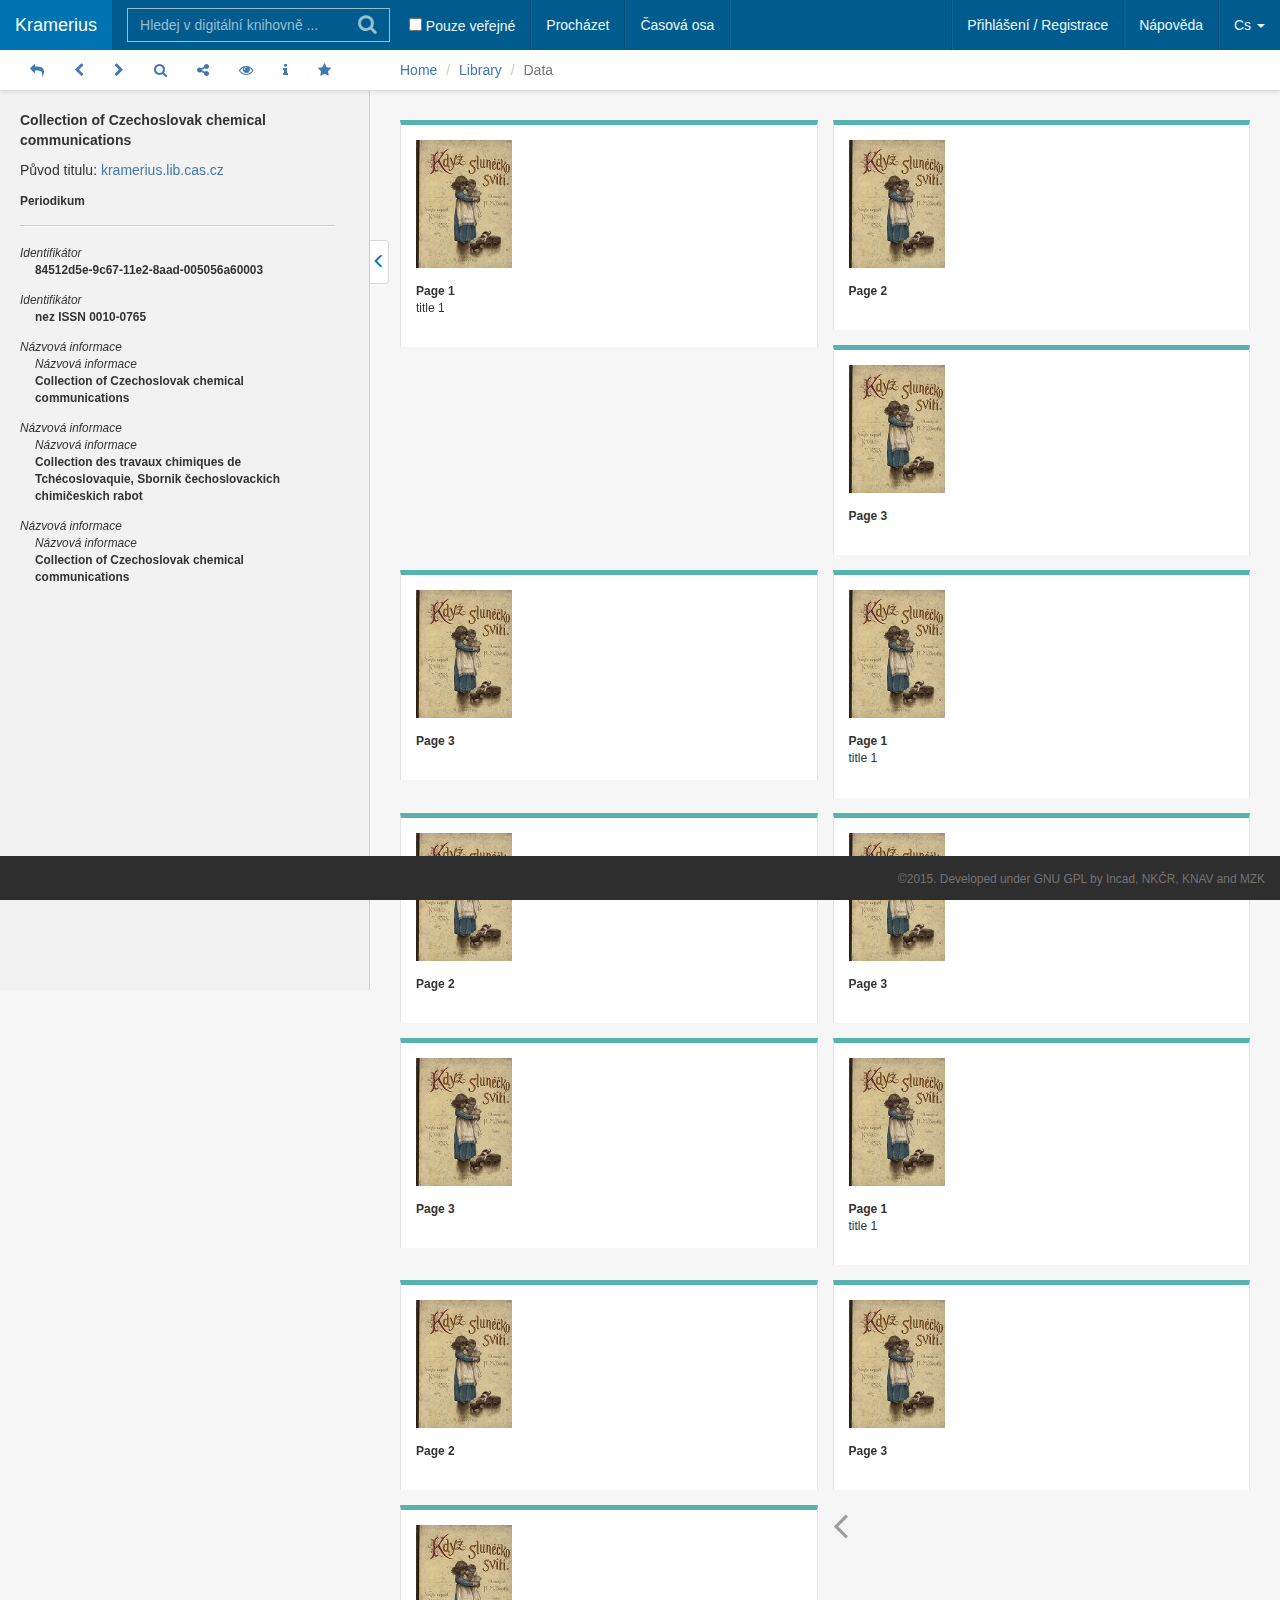
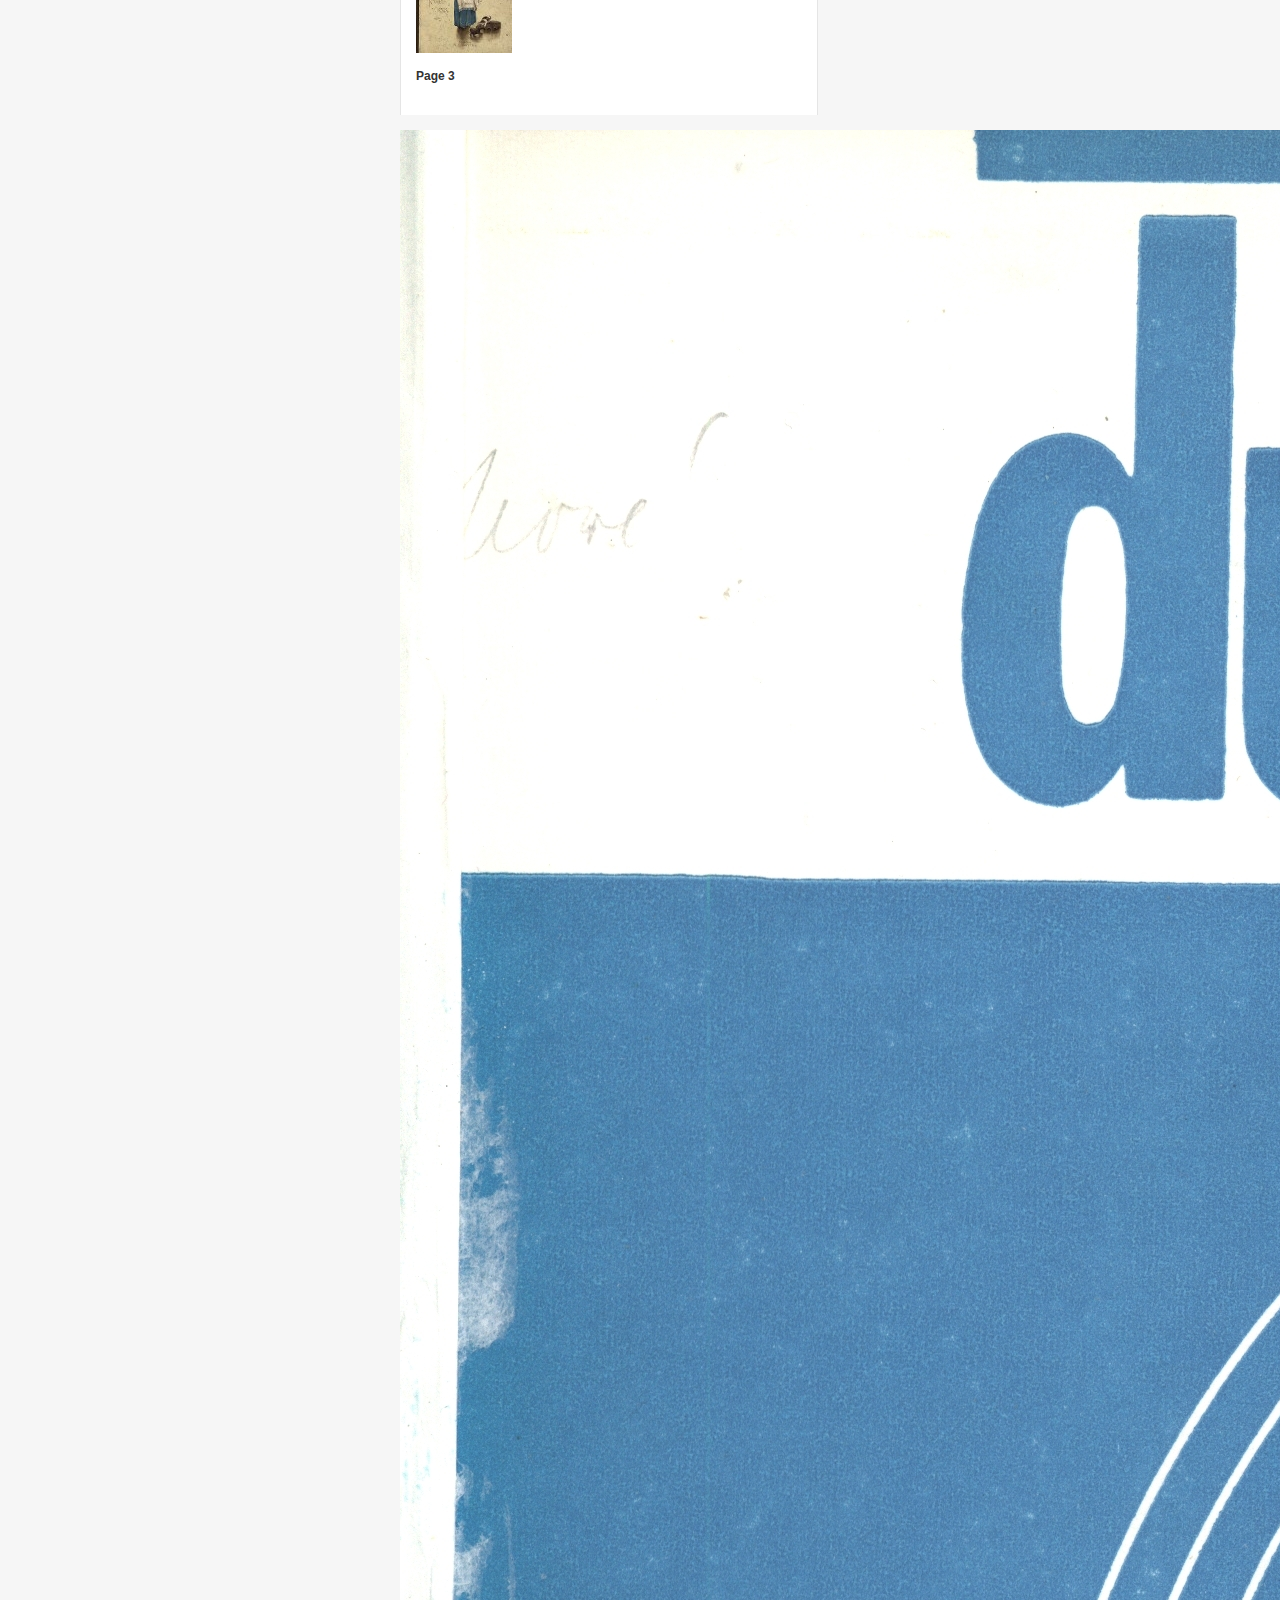
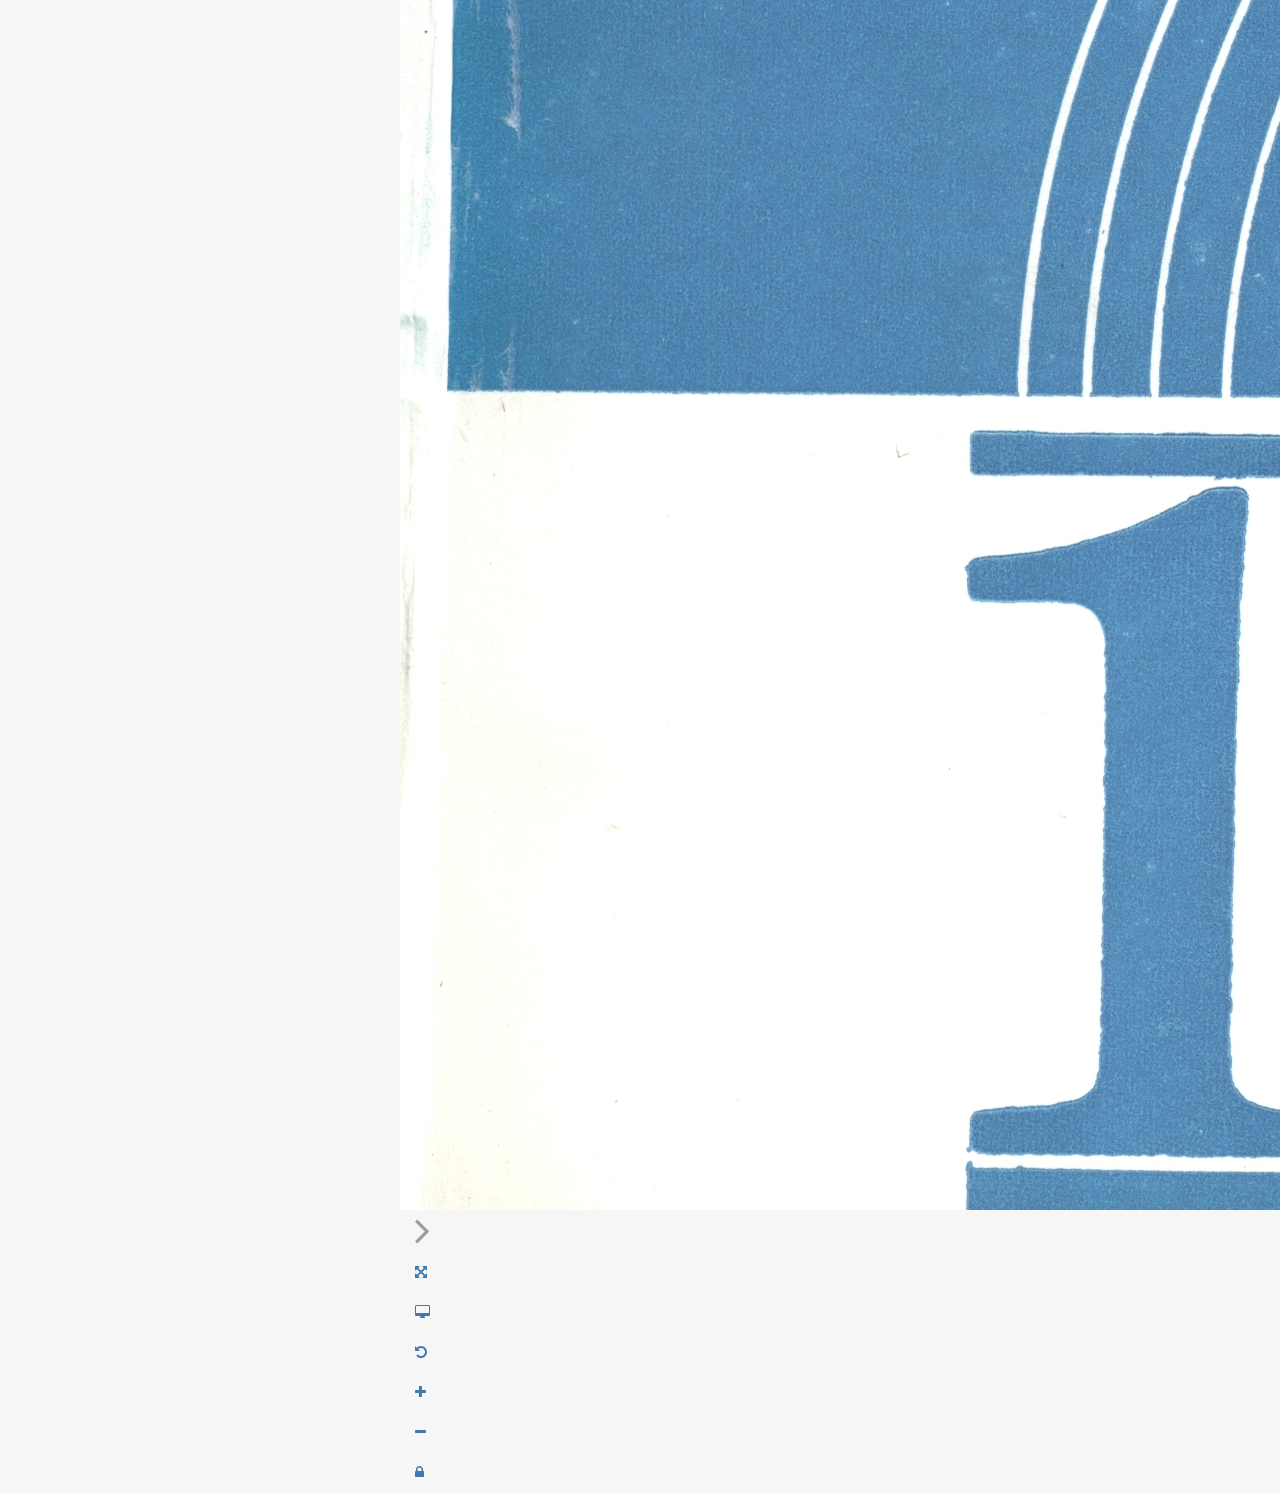
<file: templates/results-detail.html>
<!DOCTYPE html>
<html lang="en">
  <head>
    <meta charset="utf-8">
    <meta http-equiv="X-UA-Compatible" content="IE=edge">
    <meta name="viewport" content="width=device-width, initial-scale=1">
    <!-- The above 3 meta tags *must* come first in the head; any other head content must come *after* these tags -->
    <meta name="description" content="">
    <meta name="author" content="">
    <link rel="icon" href="../../favicon.ico">

    <title>Kramerius</title>

    <!-- Bootstrap core CSS -->
    <link href="css/bootstrap.min.css" rel="stylesheet">
    
    <!-- Font awesome CSS -->
    <link href="css/font-awesome.min.css" rel="stylesheet">
    
    <!-- App CSS -->
    <link href="css/app.css" rel="stylesheet">
    <link href="css/app-results.css" rel="stylesheet">
    <link href="css/app-toolbar.css" rel="stylesheet">
    <link href="css/app-sidebar.css" rel="stylesheet">

    <!-- Just for debugging purposes. Don't actually copy these 2 lines! -->
    <!--[if lt IE 9]><script src="js/ie8-responsive-file-warning.js"></script><![endif]-->
    <script src="js/ie-emulation-modes-warning.js"></script>

    <!-- HTML5 shim and Respond.js for IE8 support of HTML5 elements and media queries -->
    <!--[if lt IE 9]>
      <script src="https://oss.maxcdn.com/html5shiv/3.7.2/html5shiv.min.js"></script>
      <script src="https://oss.maxcdn.com/respond/1.4.2/respond.min.js"></script>
    <![endif]-->
  </head>

  <body class="app-page-result">
    <!-- Navbar -->
    <nav class="navbar navbar-fixed-top app-navbar app-clean-border">
      <!-- Container -->
      <div class="container-fluid">
        <!-- Navbar header -->
        <div class="navbar-header">
          <button type="button" class="navbar-toggle collapsed" data-toggle="collapse" data-target="#navbar" aria-expanded="false" aria-controls="navbar">
            <span class="sr-only">Toggle navigation</span>
            <span class="icon-bar"></span>
            <span class="icon-bar"></span>
            <span class="icon-bar"></span>
          </button>
          <a class="navbar-brand app-color-white" href="index.html">Kramerius</a>
        </div><!--/.navbar header -->
        <!-- Nav -->
        <div id="navbar" class="navbar-collapse collapse">
          <!-- Form -->
          <form class="navbar-form navbar-left app-search-form app-search-form-colored">
            <div class="input-group app-clean-border">
              <input type="text" placeholder="Hledej v digitální knihovně ..." class="form-control app-clean-radius app-color-white">
              <span class="input-group-btn">
                <button type="button" class="btn btn-default app-clean-radius" onclick="location.href = 'results.html';"><i class="fa fa-search"></i></button>
              </span>
            </div>
            <div class="checkbox">
              <label>
                <input type="checkbox"> Pouze veřejné
              </label>
            </div>
          </form><!--/.form -->
          <!-- Nav left -->
          <ul class="nav navbar-nav navbar-left app-nav-pipe">
            <li><a href="browse.html">Procházet</a></li>
            <li><a href="timeline.html">Časová osa</a></li>
          </ul><!--/.nav left -->
          <!-- Nav right -->
          <ul class="nav navbar-nav navbar-right">
            <li><a href="#">Přihlášení / Registrace</a></li>
            <li><a href="#">Nápověda</a></li>
            <li class="dropdown app-navbar-item-lang">
              <a href="#" data-toggle="dropdown">Cs <span class="caret"></span></a>
              <ul class="dropdown-menu">
                <li><a href="#">En</a></li>
                <li><a href="#">Es</a></li>
                <li><a href="#">Fr</a></li>
              </ul>
            </li>
          </ul><!--/.nav right -->
        </div><!--/.nav -->
      </div><!--/.container -->
    </nav><!--/.navbar -->
    
    
    <!-- App toolbar -->
    <div class="container-fluid app-toolbar">
      <!-- Row -->
      <div class="row">
        <!-- App toolbar left -->
        <div class="app-toolbar-left">
          <ul class="nav">
            <li><a href="#" title=""><i class="fa fa-reply"></i></a></li>
            <li><a href="#" title=""><i class="fa fa-chevron-left"></i></a></li>
            <li><a href="#" title=""><i class="fa fa-chevron-right"></i></a></li>
            <li><a href="#" title=""><i class="fa fa-search"></i></a></li>
            <li><a href="#" title=""><i class="fa fa-share-alt"></i></a></li>
            <li><a href="#" title=""><i class="fa fa-eye"></i></a></li>
            <li><a href="#" title=""><i class="fa fa-info"></i></a></li>
            <li><a href="#" title=""><i class="fa fa-star"></i></a></li>
          </ul>
        </div><!--/.app toolbar left -->
        <!-- App toolbar right -->
        <div class="app-toolbar-right">
          <ol class="breadcrumb app-clean-radius app-clean-bg app-right navbar-left">
            <li><a href="#">Home</a></li>
            <li><a href="#">Library</a></li>
            <li class="active">Data</li>
          </ol>
          <!--<ol class="breadcrumb app-clean-radius app-clean-bg app-right navbar-right">
            <li><a href="#" onclick="setItemView('col')"><i class="fa fa-columns"></i></a></li>
            <li><a href="#" onclick="setItemView('row')"><i class="fa fa-list"></i></a></li>
          </ol>-->
          <div class="clearfix"></div>
        </div><!--/.app toolbar right -->
      </div><!--/.row -->
    </div><!--/.app toolbar -->
    
    
    <!-- Wrapper -->
    <div id="app-wrapper">
      <!-- Sidebar -->
      <div id="app-sidebar-wrapper">
        <!-- Sidebar nav -->
        <div class="nav app-sidebar-nav">
          <p>
            <strong>Collection of Czechoslovak chemical communications</strong>
          </p>
          <p>
            Původ titulu: <a href="#" title="">kramerius.lib.cas.cz</a>
          </p>
          <p>
            <strong><small>Periodikum</small></strong>
          </p>
          <hr />
          <p>
            <small>
              <em>Identifikátor</em><br />
              <strong class="app-display-block app-pd-left-15">84512d5e-9c67-11e2-8aad-005056a60003</strong>
            </small>
          </p>
          <p>
            <small>
              <em>Identifikátor</em><br />
              <strong class="app-display-block app-pd-left-15">nez ISSN 0010-0765</strong>
            </small>
          </p>
          <p>
            <small>
              <em>Názvová informace</em><br />
              <em class="app-display-block app-pd-left-15">Názvová informace</em>
              <strong class="app-display-block app-pd-left-15">Collection of Czechoslovak chemical communications</strong>
            </small>
          </p>
          <p>
            <small>
              <em>Názvová informace</em><br />
              <em class="app-display-block app-pd-left-15">Názvová informace</em>
              <strong class="app-display-block app-pd-left-15">Collection des travaux chimiques de Tchécoslovaquie, Sbornik čechoslovackich chimičeskich rabot</strong>
            </small>
          </p>
          <p>
            <small>
              <em>Názvová informace</em><br />
              <em class="app-display-block app-pd-left-15">Názvová informace</em>
              <strong class="app-display-block app-pd-left-15">Collection of Czechoslovak chemical communications</strong>
            </small>
          </p>
          <div class="app-sidebar-pushdown"> </div>
        </div><!--/.sidebar nav -->
      </div><!--/.sidebar -->

      <!-- Content -->
      <div class="container-fluid">
        <!-- Row -->
        <div class="row">
          <!-- Result area -->
          <div class="app-result-container clearfix app-result-detail">
            <!-- Thumb col -->
            <div class="app-result-detail-thumb">
              <!-- Result item -->
              <div class="col-md-2 app-result-item">
                <div class="app-result-item-wrapper app-result-item-wrapper-active">
                  <img class="img-responsive" src="img/thumb-2.jpg" alt="...">
                  <p class="app-clean-mg app-pd-right-15">
                    <strong>Page 1</strong>
                    title 1
                  </p>
                </div>
              </div><!--/.result item -->
              <!-- Result item -->
              <div class="col-md-2 app-result-item">
                <div class="app-result-item-wrapper">
                  <img class="img-responsive" src="img/thumb-2.jpg" alt="...">
                  <p class="app-clean-mg app-pd-right-15">
                    <strong>Page 2</strong>
                  </p>
                </div>
              </div><!--/.result item -->
              <!-- Result item -->
              <div class="col-md-2 app-result-item">
                <div class="app-result-item-wrapper">
                  <img class="img-responsive" src="img/thumb-2.jpg" alt="...">
                  <p class="app-clean-mg app-pd-right-15">
                    <strong>Page 3</strong>
                  </p>
                </div>
              </div><!--/.result item -->
              <!-- Result item -->
              <div class="col-md-2 app-result-item">
                <div class="app-result-item-wrapper">
                  <img class="img-responsive" src="img/thumb-2.jpg" alt="...">
                  <p class="app-clean-mg app-pd-right-15">
                    <strong>Page 3</strong>
                  </p>
                </div>
              </div><!--/.result item -->
              <!-- Result item -->
              <div class="col-md-2 app-result-item">
                <div class="app-result-item-wrapper app-result-item-wrapper-active">
                  <img class="img-responsive" src="img/thumb-2.jpg" alt="...">
                  <p class="app-clean-mg app-pd-right-15">
                    <strong>Page 1</strong>
                    title 1
                  </p>
                </div>
              </div><!--/.result item -->
              <!-- Result item -->
              <div class="col-md-2 app-result-item">
                <div class="app-result-item-wrapper">
                  <img class="img-responsive" src="img/thumb-2.jpg" alt="...">
                  <p class="app-clean-mg app-pd-right-15">
                    <strong>Page 2</strong>
                  </p>
                </div>
              </div><!--/.result item -->
              <!-- Result item -->
              <div class="col-md-2 app-result-item">
                <div class="app-result-item-wrapper">
                  <img class="img-responsive" src="img/thumb-2.jpg" alt="...">
                  <p class="app-clean-mg app-pd-right-15">
                    <strong>Page 3</strong>
                  </p>
                </div>
              </div><!--/.result item -->
              <!-- Result item -->
              <div class="col-md-2 app-result-item">
                <div class="app-result-item-wrapper">
                  <img class="img-responsive" src="img/thumb-2.jpg" alt="...">
                  <p class="app-clean-mg app-pd-right-15">
                    <strong>Page 3</strong>
                  </p>
                </div>
              </div><!--/.result item -->
              <!-- Result item -->
              <div class="col-md-2 app-result-item">
                <div class="app-result-item-wrapper app-result-item-wrapper-active">
                  <img class="img-responsive" src="img/thumb-2.jpg" alt="...">
                  <p class="app-clean-mg app-pd-right-15">
                    <strong>Page 1</strong>
                    title 1
                  </p>
                </div>
              </div><!--/.result item -->
              <!-- Result item -->
              <div class="col-md-2 app-result-item">
                <div class="app-result-item-wrapper">
                  <img class="img-responsive" src="img/thumb-2.jpg" alt="...">
                  <p class="app-clean-mg app-pd-right-15">
                    <strong>Page 2</strong>
                  </p>
                </div>
              </div><!--/.result item -->
              <!-- Result item -->
              <div class="col-md-2 app-result-item">
                <div class="app-result-item-wrapper">
                  <img class="img-responsive" src="img/thumb-2.jpg" alt="...">
                  <p class="app-clean-mg app-pd-right-15">
                    <strong>Page 3</strong>
                  </p>
                </div>
              </div><!--/.result item -->
              <!-- Result item -->
              <div class="col-md-2 app-result-item">
                <div class="app-result-item-wrapper">
                  <img class="img-responsive" src="img/thumb-2.jpg" alt="...">
                  <p class="app-clean-mg app-pd-right-15">
                    <strong>Page 3</strong>
                  </p>
                </div>
              </div><!--/.result item -->
            </div><!--/.thumb col -->
            
            <!-- View detail col -->
            <div class="app-result-detail-view">
              <i class="fa fa-angle-left fa-3x app-pd-right-15 app-color-gray-light app-cursor-pointer app-va-md"></i>
              <span><a href="#" title="#"><img src="img/full.jpg" alt="#" /></a></span>
              <i class="fa fa-angle-right fa-3x app-pd-left-15 app-color-gray-light app-cursor-pointer app-va-md"></i>
              <div class="app-result-detail-img-tools">
                <ul class="nav">
                  <li><a href="#" title=""><i class="fa fa-arrows-alt"></i></a></li>
                  <li><a href="#" title=""><i class="fa fa-desktop"></i></a></li>
                  <li><a href="#" title=""><i class="fa fa-undo"></i></a></li>
                  <li><a href="#" title=""><i class="fa fa-plus"></i></a></li>
                  <li><a href="#" title=""><i class="fa fa-minus"></i></a></li>
                  <li><a href="#" title=""><i class="fa fa-lock"></i></a></li>
                </ul>
              </div>
            </div><!--/.view detail col -->
            
            <!-- Sidebar btn -->
            <a href="#app-btn-sidebar-toggle" class="btn app-sidebar-btn" id="app-btn-sidebar-toggle" title="Skryt sidebar">
              <span> </span>
            </a><!--/.sidebar btn -->
            
            <!-- Push down -->
            <div class="col-md-12 app-result-pushdown"> </div><!--/.push down -->
          </div><!--/.result area -->
        </div><!--/.row -->
      </div><!--/.content -->
    </div><!--/.wrapper -->
  
    
    <!-- Footer -->
    <footer class="footer">
      <div class="container-fluid">
        <p class="navbar-text navbar-right">
          <small>©2015. Developed under GNU GPL by Incad, NKČR, KNAV and MZK</small>
        </p>
      </div>
    </footer><!--/.footer -->


    <!-- Bootstrap core JavaScript
    ================================================== -->
    <!-- Placed at the end of the document so the pages load faster -->
    <script src="js/jquery.min.js"></script>
    <script src="js/bootstrap.min.js"></script>
    <!-- IE10 viewport hack for Surface/desktop Windows 8 bug -->
    <script src="js/ie10-viewport-bug-workaround.js"></script>
    
    <!-- Custom js -->
    <script>
      // Sidebar toggle script
      $("#app-btn-sidebar-toggle").click(function(e) {
        e.preventDefault();
        $("#app-wrapper").toggleClass("toggled");
      });
      
      // View of result items
      function setItemView(state) {
        if(state == 'row'){
          $('.app-result-container .app-result-item').addClass('app-result-item-row');
        }
        else {
          $('.app-result-container .app-result-item').removeClass('app-result-item-row');
        }
      }
      
      // Footerbar - collapse modification
      $('.app-footerbar-btn').on('click',function(){
        var isActive = $(this).parent().hasClass('active'); // set var to recognize if the parent element contains class 'active'
        $('.app-footerbar').collapse('hide'); // hide when some other element is collapsed
        $('.app-footerbar-btn').parent().removeClass('active'); // remove class 'active' from all parent elements 
        if(!isActive){ // condition for adding class 'active' to the parent element
          $(this).parent().addClass('active');
        }
      })
    </script>
  </body>
</html>
</file>
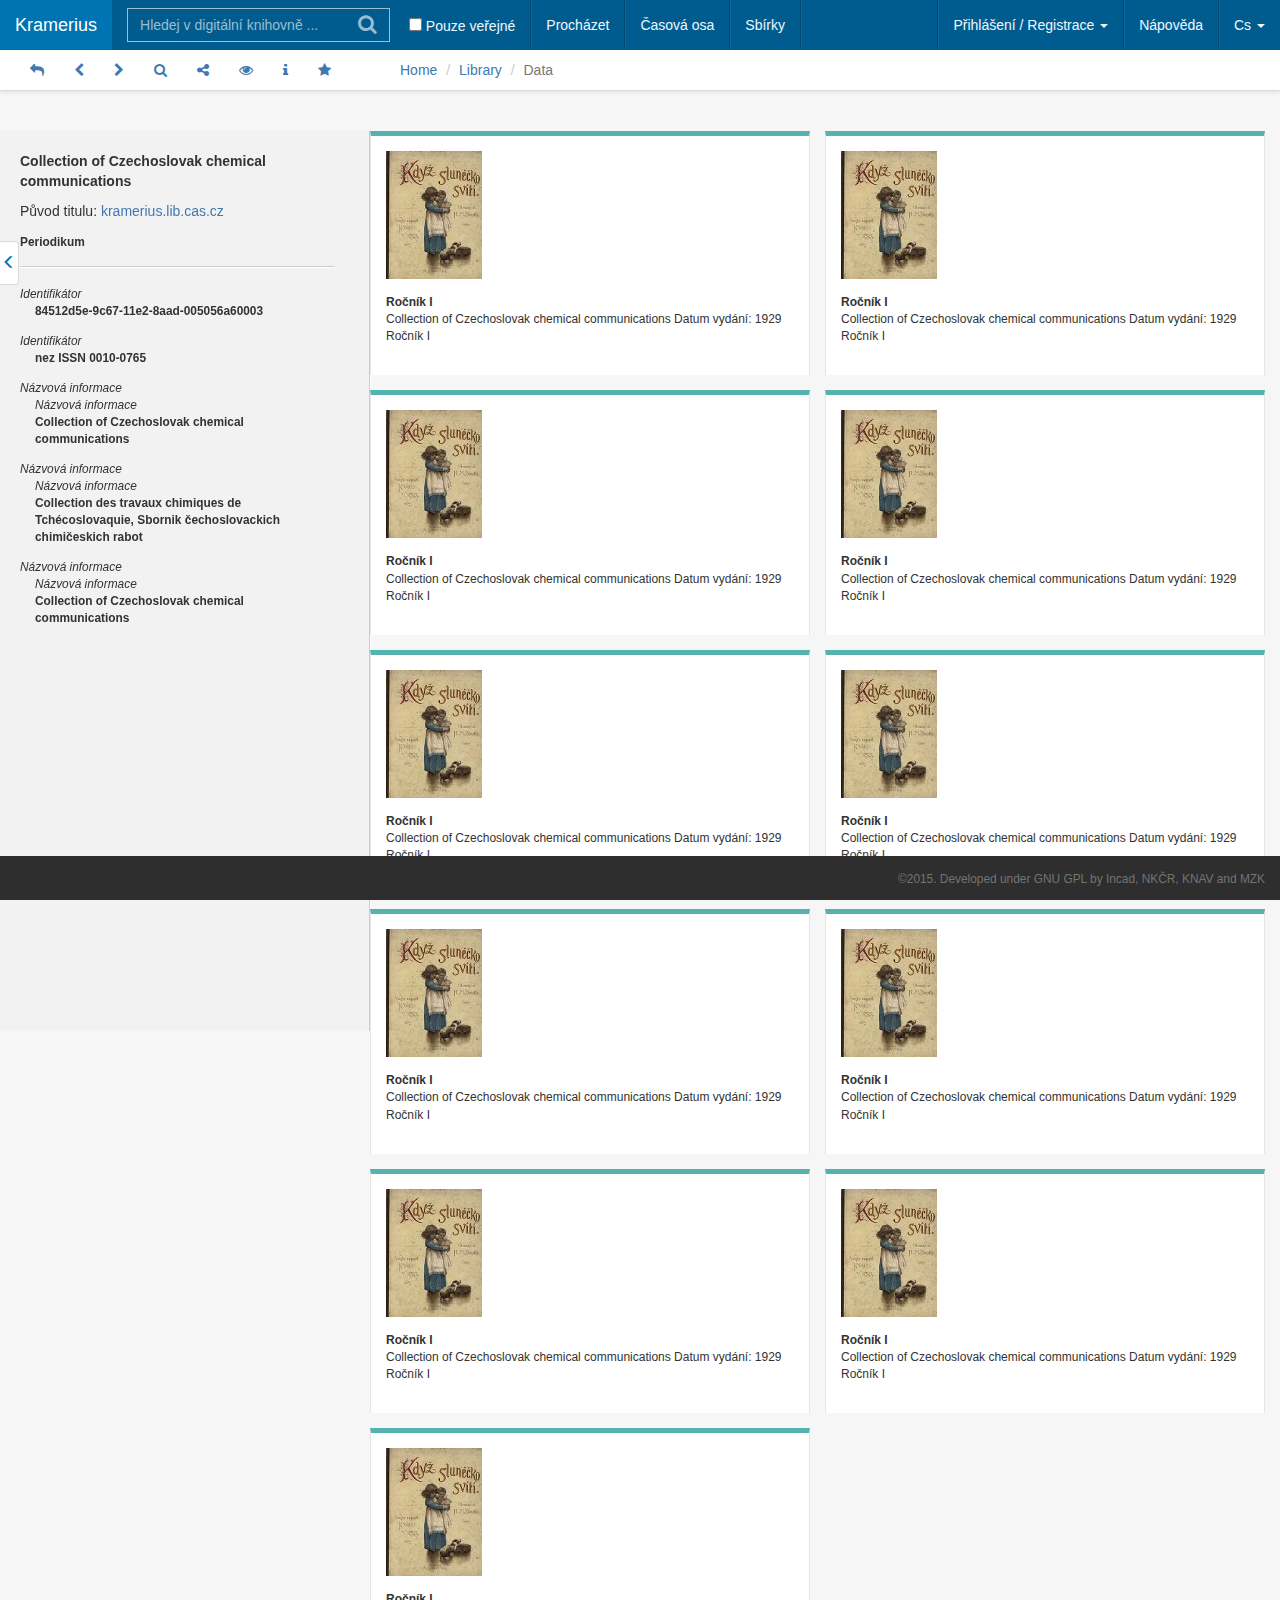
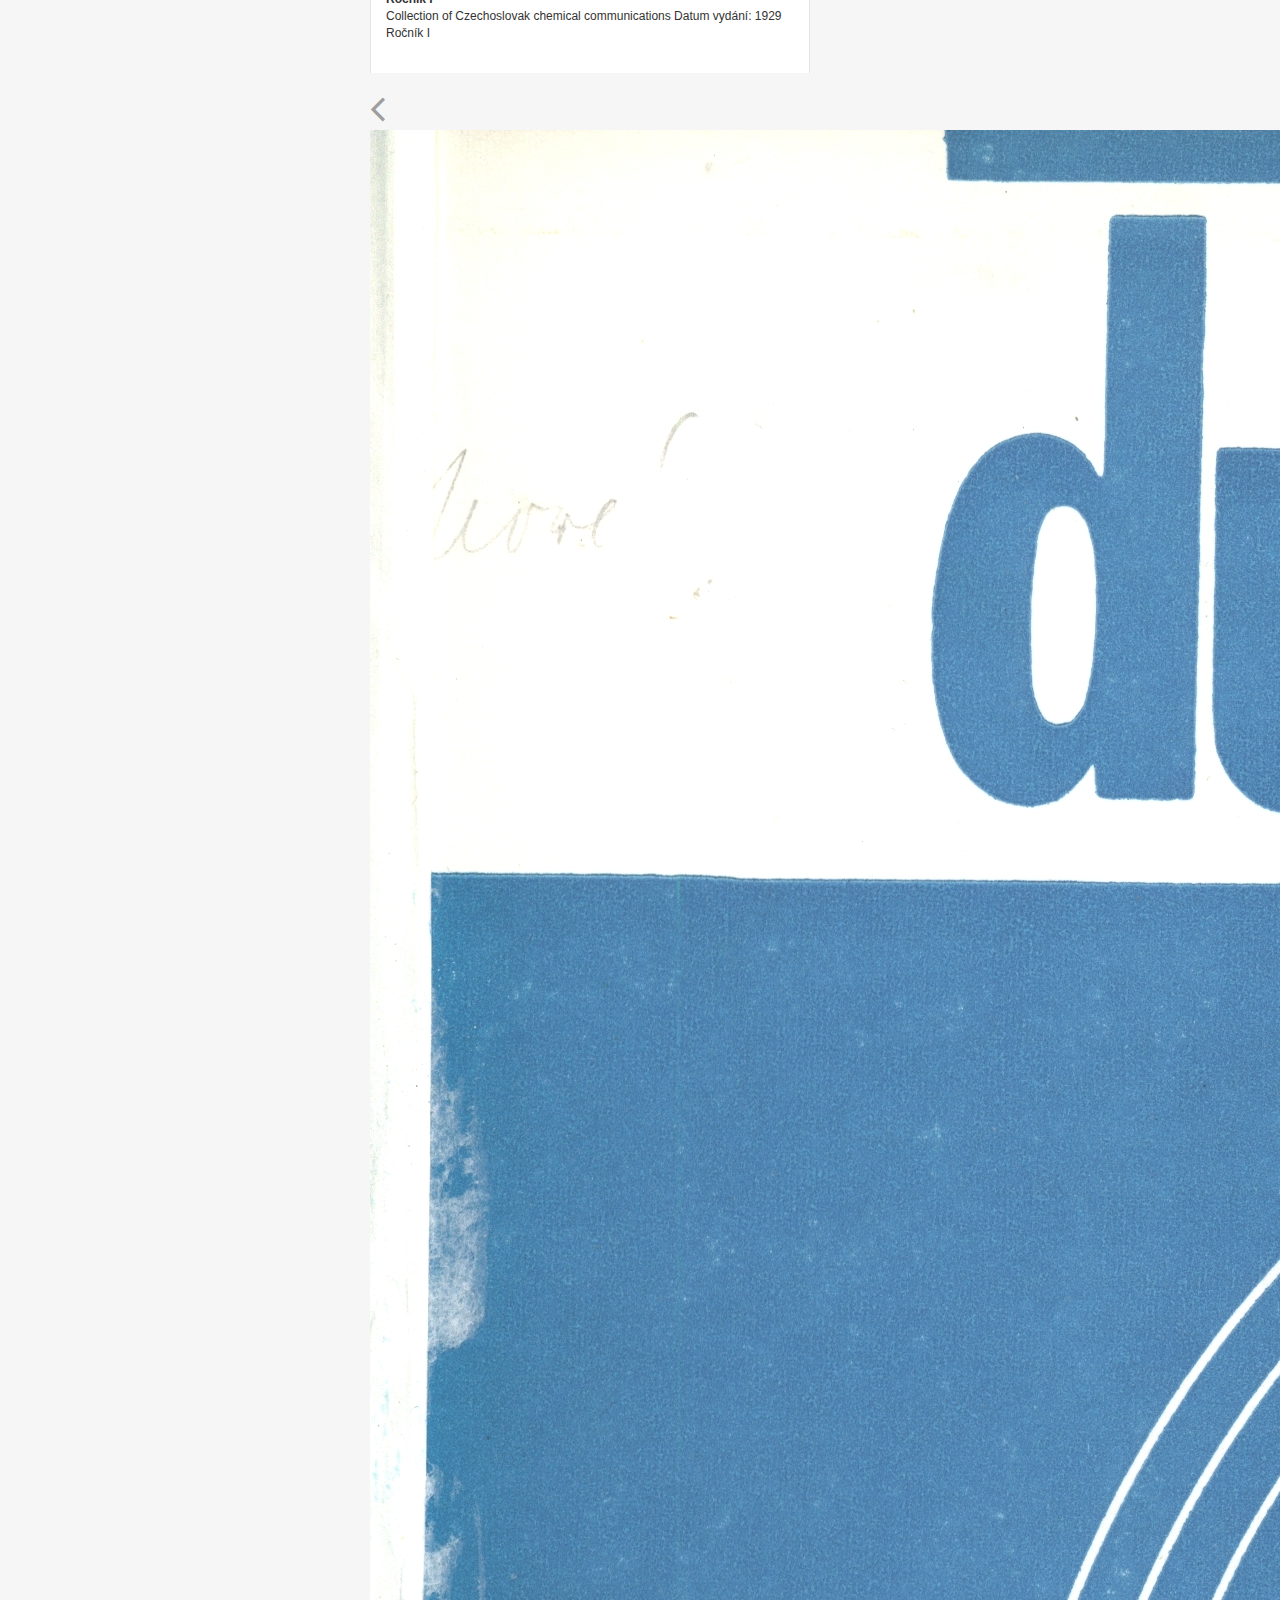
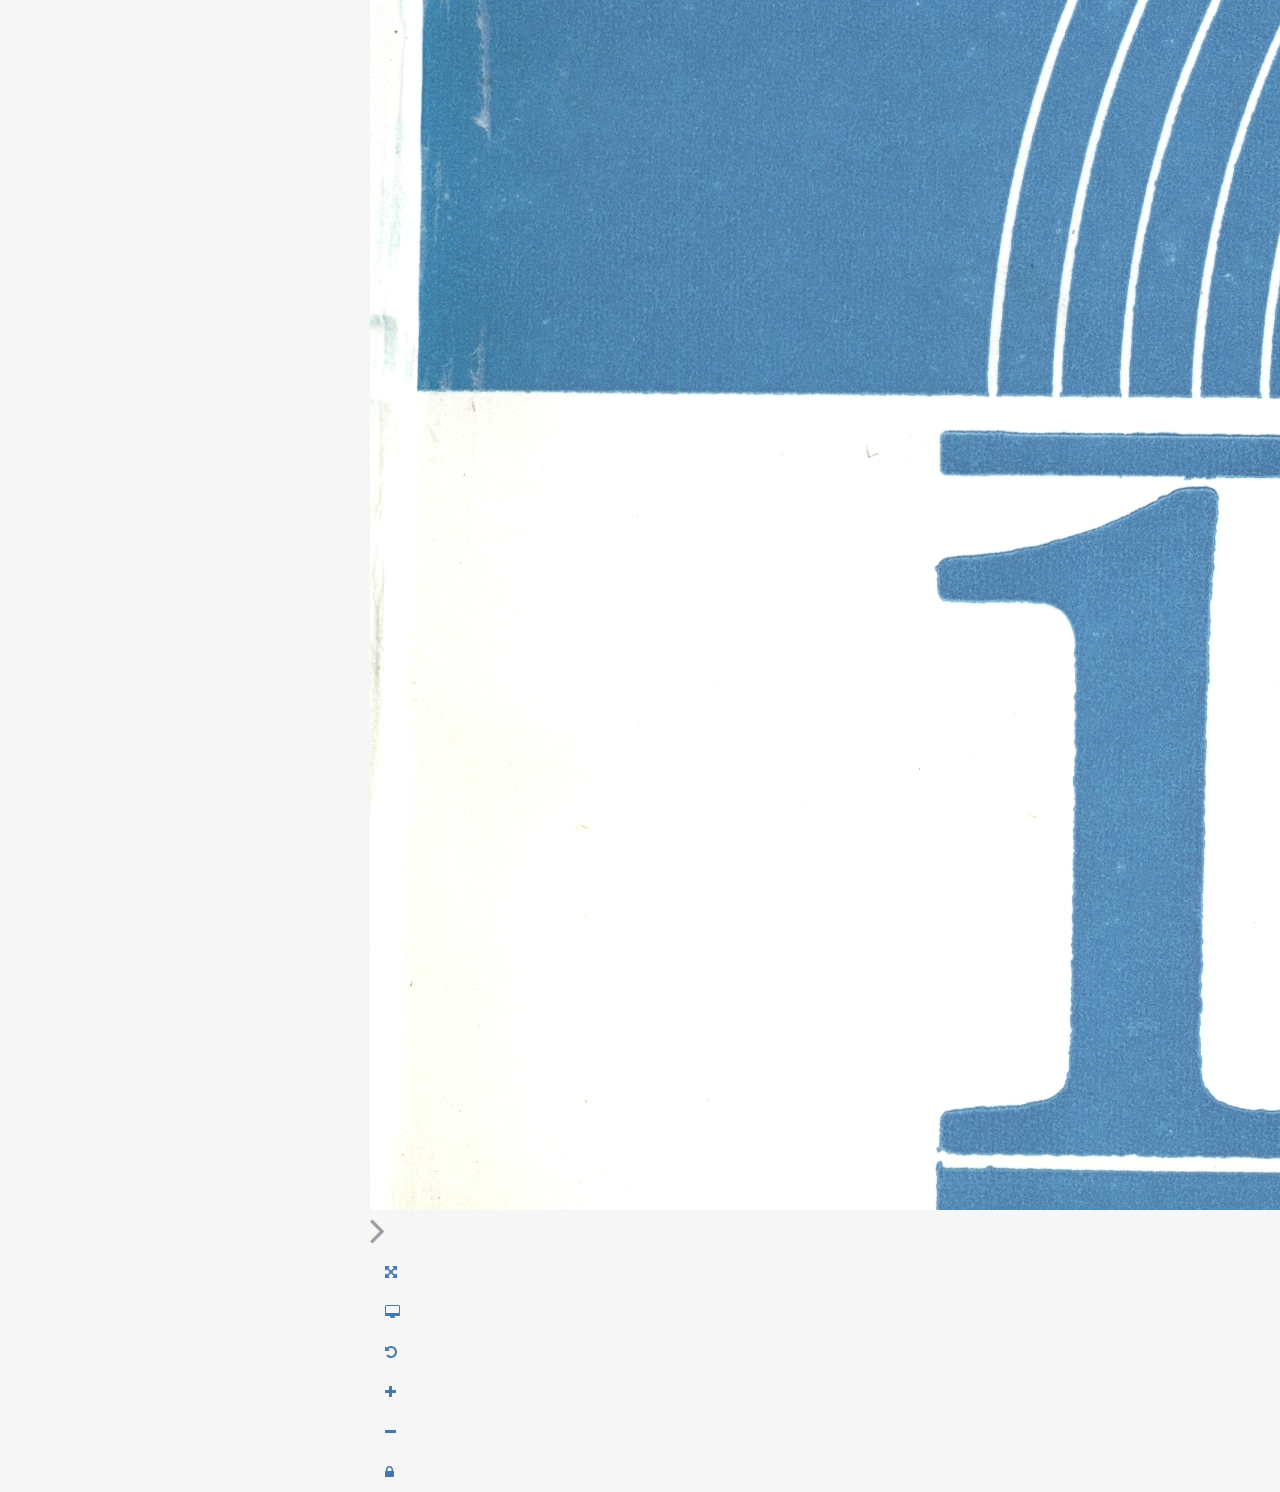
<file: templates/results-document.html>
<!DOCTYPE html>
<html lang="en">
  <head>
    <meta charset="utf-8">
    <meta http-equiv="X-UA-Compatible" content="IE=edge">
    <meta name="viewport" content="width=device-width, initial-scale=1">
    <!-- The above 3 meta tags *must* come first in the head; any other head content must come *after* these tags -->
    <meta name="description" content="">
    <meta name="author" content="">
    <link rel="icon" href="../../favicon.ico">

    <title>Kramerius</title>

    <!-- Bootstrap core CSS -->
    <link href="css/bootstrap.min.css" rel="stylesheet">
    
    <!-- Font awesome CSS -->
    <link href="css/font-awesome.min.css" rel="stylesheet">
    
    <!-- App CSS -->
    <link href="css/app.css" rel="stylesheet">
    <link href="css/app-toolbar.css" rel="stylesheet">
    <link href="css/app-sidebar.css" rel="stylesheet">
    <link href="css/app-results.css" rel="stylesheet">

    <!-- Just for debugging purposes. Don't actually copy these 2 lines! -->
    <!--[if lt IE 9]><script src="js/ie8-responsive-file-warning.js"></script><![endif]-->
    <script src="js/ie-emulation-modes-warning.js"></script>

    <!-- HTML5 shim and Respond.js for IE8 support of HTML5 elements and media queries -->
    <!--[if lt IE 9]>
      <script src="https://oss.maxcdn.com/html5shiv/3.7.2/html5shiv.min.js"></script>
      <script src="https://oss.maxcdn.com/respond/1.4.2/respond.min.js"></script>
    <![endif]-->
  </head>

  <body class="app-page-document app-page-detail"><!-- adding class 'app-page-detail' behind will change view to detail -->
    <!-- Navbar -->
    <nav class="navbar navbar-fixed-top app-navbar app-clean-border">
      <!-- Container -->
      <div class="container-fluid">
        <!-- Navbar header -->
        <div class="navbar-header">
          <button type="button" class="navbar-toggle collapsed" data-toggle="collapse" data-target="#navbar" aria-expanded="false" aria-controls="navbar">
            <span class="sr-only">Toggle navigation</span>
            <span class="icon-bar"></span>
            <span class="icon-bar"></span>
            <span class="icon-bar"></span>
          </button>
          <a class="navbar-brand app-color-white" href="index.html">Kramerius</a>
        </div><!--/.navbar header -->
        <!-- Nav -->
        <div id="navbar" class="navbar-collapse collapse">
          <!-- Form -->
          <form class="navbar-form navbar-left app-search-form app-search-form-colored">
            <div class="input-group app-clean-border">
              <input type="text" placeholder="Hledej v digitální knihovně ..." class="form-control app-clean-radius app-color-white">
              <span class="input-group-btn">
                <button type="button" class="btn btn-default app-clean-radius" onclick="location.href = 'results.html';"><i class="fa fa-search"></i></button>
              </span>
            </div>
            <div class="checkbox">
              <label>
                <input type="checkbox"> Pouze veřejné
              </label>
            </div>
          </form><!--/.form -->
          <!-- Nav left -->
          <ul class="nav navbar-nav navbar-left app-nav-pipe">
            <li><a href="browse.html">Procházet</a></li>
            <li><a href="timeline.html">Časová osa</a></li>
            <li><a href="collection.html">Sbírky</a></li>
          </ul><!--/.nav left -->
          <!-- Nav right -->
          <ul class="nav navbar-nav navbar-right visible-lg visible-xs">
            <li class="dropdown app-navbar-item-login">
              <a href="#" class="dropdown-toggle" data-toggle="dropdown">Přihlášení / Registrace <span class="caret"></span></a>
              <ul class="dropdown-menu">
                <li>
                  <form class="form" role="form" action="login">
                    <div class="input-group form-group">
                      <span class="input-group-addon"><i class="glyphicon glyphicon-user"></i></span>
                      <input id="login-username" type="text" class="form-control" name="username" value="" placeholder="Přihlašovací jméno">                                        
                    </div>
                    <div class="input-group form-group">
                      <span class="input-group-addon"><i class="glyphicon glyphicon-lock"></i></span>
                      <input id="login-password" type="password" class="form-control" name="password" placeholder="Heslo">
                    </div>
                    <div class="form-group">
                       <button type="submit" class="btn btn-success btn-block">Přihlášení</button>
                    </div>
                 </form>
                </li>
                <li class="divider"></li>
                <li>
                   <p class="app-color-gray"><small>Potřebujete účet? Registrujte se ! (účet Vám umožní přidávat si tituly do oblíbených)</small></p>
                   <input class="btn btn-primary btn-block" type="button" id="sign-in-google" value="Registrace nového uživatele">
                </li>
             </ul>
            </li>
            <li><a href="#">Nápověda</a></li>
            <li class="dropdown app-navbar-item-lang">
              <a href="#" data-toggle="dropdown">Cs <span class="caret"></span></a>
              <ul class="dropdown-menu">
                <li><a href="#">En</a></li>
                <li><a href="#">Es</a></li>
                <li><a href="#">Fr</a></li>
              </ul>
            </li>
          </ul><!--/.nav right -->
        </div><!--/.nav -->
      </div><!--/.container -->
    </nav><!--/.navbar -->
    
    
    <!-- App toolbar -->
    <div class="container-fluid app-toolbar">
      <!-- Row -->
      <div class="row">
        <!-- App toolbar left -->
        <div class="app-toolbar-left">
          <ul class="nav">
            <li><a href="#" title=""><i class="fa fa-reply"></i></a></li>
            <li><a href="#" title=""><i class="fa fa-chevron-left"></i></a></li>
            <li><a href="#" title=""><i class="fa fa-chevron-right"></i></a></li>
            <li><a href="#" title=""><i class="fa fa-search"></i></a></li>
            <li><a href="#" title=""><i class="fa fa-share-alt"></i></a></li>
            <li><a href="#" title=""><i class="fa fa-eye"></i></a></li>
            <li><a href="#" title=""><i class="fa fa-info"></i></a></li>
            <li><a href="#" title=""><i class="fa fa-star"></i></a></li>
          </ul>
        </div><!--/.app toolbar left -->
        <!-- App toolbar right -->
        <div class="app-toolbar-right">
          <ol class="breadcrumb app-clean-radius app-clean-bg app-right navbar-left">
            <li><a href="#">Home</a></li>
            <li><a href="#">Library</a></li>
            <li class="active">Data</li>
          </ol>
          <!--<ol class="breadcrumb app-clean-radius app-clean-bg app-right navbar-right">
            <li><a href="#" title=""><i class="fa fa-arrows-alt"></i></a></li>
            <li><a href="#" title=""><i class="fa fa-desktop"></i></a></li>
            <li><a href="#" title=""><i class="fa fa-undo"></i></a></li>
            <li><a href="#" title=""><i class="fa fa-plus"></i></a></li>
            <li><a href="#" title=""><i class="fa fa-minus"></i></a></li>
            <li><a href="#" title=""><i class="fa fa-lock"></i></a></li>
          </ol>-->
          <div class="clearfix"></div>
        </div><!--/.app toolbar right -->
      </div><!--/.row -->
    </div><!--/.app toolbar -->
    
    
    <!-- App wrapper -->
    <div id="app-wrapper">
      <!-- Sidebar -->
      <div id="app-sidebar-wrapper">
        <!-- Sidebar nav -->
        <div class="nav app-sidebar-nav">
          <p>
            <strong>Collection of Czechoslovak chemical communications</strong>
          </p>
          <p>
            Původ titulu: <a href="#" title="">kramerius.lib.cas.cz</a>
          </p>
          <p>
            <strong><small>Periodikum</small></strong>
          </p>
          <hr />
          <p>
            <small>
              <em>Identifikátor</em><br />
              <strong class="app-display-block app-pd-left-15">84512d5e-9c67-11e2-8aad-005056a60003</strong>
            </small>
          </p>
          <p>
            <small>
              <em>Identifikátor</em><br />
              <strong class="app-display-block app-pd-left-15">nez ISSN 0010-0765</strong>
            </small>
          </p>
          <p>
            <small>
              <em>Názvová informace</em><br />
              <em class="app-display-block app-pd-left-15">Názvová informace</em>
              <strong class="app-display-block app-pd-left-15">Collection of Czechoslovak chemical communications</strong>
            </small>
          </p>
          <p>
            <small>
              <em>Názvová informace</em><br />
              <em class="app-display-block app-pd-left-15">Názvová informace</em>
              <strong class="app-display-block app-pd-left-15">Collection des travaux chimiques de Tchécoslovaquie, Sbornik čechoslovackich chimičeskich rabot</strong>
            </small>
          </p>
          <p>
            <small>
              <em>Názvová informace</em><br />
              <em class="app-display-block app-pd-left-15">Názvová informace</em>
              <strong class="app-display-block app-pd-left-15">Collection of Czechoslovak chemical communications</strong>
            </small>
          </p>
        </div><!--/.sidebar nav -->
      </div><!--/.sidebar -->

      <!-- Content -->
      <div class="container-fluid app-full-height">
        <!-- Row -->
        <div class="row app-full-height">
          <!-- Content wrapper -->
          <div class="app-content-wrapper app-full-height">
            <!-- Document wrapper -->
            <div class="app-document-wrapper app-full-height">
              <div class="clearfix">
                <!-- Result item -->
                <div class="col-md-2 app-result-item">
                  <div class="app-result-item-wrapper app-result-item-wrapper-active">
                    <img class="img-responsive" src="img/thumb-2.jpg" alt="...">
                    <p class="app-clean-mg">
                      <strong>Ročník I</strong>
                      Collection of Czechoslovak chemical communications Datum vydání: 1929<br /> 
                      Ročník I
                    </p>
                  </div>
                </div><!--/.result item -->
                <!-- Result item -->
                <div class="col-md-2 app-result-item">
                  <div class="app-result-item-wrapper">
                    <img class="img-responsive" src="img/thumb-2.jpg" alt="...">
                    <p class="app-clean-mg">
                      <strong>Ročník I</strong>
                      Collection of Czechoslovak chemical communications Datum vydání: 1929<br /> 
                      Ročník I
                    </p>
                  </div>
                </div><!--/.result item -->
                <!-- Result item -->
                <div class="col-md-2 app-result-item">
                  <div class="app-result-item-wrapper">
                    <img class="img-responsive" src="img/thumb-2.jpg" alt="...">
                    <p class="app-clean-mg">
                      <strong>Ročník I</strong>
                      Collection of Czechoslovak chemical communications Datum vydání: 1929<br /> 
                      Ročník I
                    </p>
                  </div>
                </div><!--/.result item -->
                <!-- Result item -->
                <div class="col-md-2 app-result-item">
                  <div class="app-result-item-wrapper">
                    <img class="img-responsive" src="img/thumb-2.jpg" alt="...">
                    <p class="app-clean-mg">
                      <strong>Ročník I</strong>
                      Collection of Czechoslovak chemical communications Datum vydání: 1929<br /> 
                      Ročník I
                    </p>
                  </div>
                </div><!--/.result item -->
                <!-- Result item -->
                <div class="col-md-2 app-result-item">
                  <div class="app-result-item-wrapper">
                    <img class="img-responsive" src="img/thumb-2.jpg" alt="...">
                    <p class="app-clean-mg">
                      <strong>Ročník I</strong>
                      Collection of Czechoslovak chemical communications Datum vydání: 1929<br /> 
                      Ročník I
                    </p>
                  </div>
                </div><!--/.result item -->
                <!-- Result item -->
                <div class="col-md-2 app-result-item">
                  <div class="app-result-item-wrapper">
                    <img class="img-responsive" src="img/thumb-2.jpg" alt="...">
                    <p class="app-clean-mg">
                      <strong>Ročník I</strong>
                      Collection of Czechoslovak chemical communications Datum vydání: 1929<br /> 
                      Ročník I
                    </p>
                  </div>
                </div><!--/.result item -->
                <!-- Result item -->
                <div class="col-md-2 app-result-item">
                  <div class="app-result-item-wrapper">
                    <img class="img-responsive" src="img/thumb-2.jpg" alt="...">
                    <p class="app-clean-mg">
                      <strong>Ročník I</strong>
                      Collection of Czechoslovak chemical communications Datum vydání: 1929<br /> 
                      Ročník I
                    </p>
                  </div>
                </div><!--/.result item -->
                <!-- Result item -->
                <div class="col-md-2 app-result-item">
                  <div class="app-result-item-wrapper">
                    <img class="img-responsive" src="img/thumb-2.jpg" alt="...">
                    <p class="app-clean-mg">
                      <strong>Ročník I</strong>
                      Collection of Czechoslovak chemical communications Datum vydání: 1929<br /> 
                      Ročník I
                    </p>
                  </div>
                </div><!--/.result item -->
                <!-- Result item -->
                <div class="col-md-2 app-result-item">
                  <div class="app-result-item-wrapper">
                    <img class="img-responsive" src="img/thumb-2.jpg" alt="...">
                    <p class="app-clean-mg">
                      <strong>Ročník I</strong>
                      Collection of Czechoslovak chemical communications Datum vydání: 1929<br /> 
                      Ročník I
                    </p>
                  </div>
                </div><!--/.result item -->
                <!-- Result item -->
                <div class="col-md-2 app-result-item">
                  <div class="app-result-item-wrapper">
                    <img class="img-responsive" src="img/thumb-2.jpg" alt="...">
                    <p class="app-clean-mg">
                      <strong>Ročník I</strong>
                      Collection of Czechoslovak chemical communications Datum vydání: 1929<br /> 
                      Ročník I
                    </p>
                  </div>
                </div><!--/.result item -->
                <!-- Result item -->
                <div class="col-md-2 app-result-item">
                  <div class="app-result-item-wrapper">
                    <img class="img-responsive" src="img/thumb-2.jpg" alt="...">
                    <p class="app-clean-mg">
                      <strong>Ročník I</strong>
                      Collection of Czechoslovak chemical communications Datum vydání: 1929<br /> 
                      Ročník I
                    </p>
                  </div>
                </div><!--/.result item -->
              </div>
            </div><!--/.document wrapper -->
            
            <!-- Detail wrapper -->
            <div class="app-detail-wrapper app-full-height">
              <!-- Detail inner -->
              <div>
                <i class="fa fa-angle-left fa-3x app-color-gray-light app-cursor-pointer"></i>
                <!-- Image -->
                <a href="#" title="#">
                  <img src="img/full.jpg" alt="#" /><!-- Can be image with full size - behavior is responsive and replicates height of the page -->
                </a><!--/.image -->
                <i class="fa fa-angle-right fa-3x app-color-gray-light app-cursor-pointer"></i>
                <!-- Image nav -->
                <div class="app-detail-img-nav">
                  <ul class="nav">
                    <li><a href="#" title="" class="app-detail-img-nav-fullscreen"><i class="fa fa-arrows-alt"></i></a></li>
                    <li><a href="#" title=""><i class="fa fa-desktop"></i></a></li>
                    <li><a href="#" title=""><i class="fa fa-undo"></i></a></li>
                    <li><a href="#" title=""><i class="fa fa-plus"></i></a></li>
                    <li><a href="#" title=""><i class="fa fa-minus"></i></a></li>
                    <li><a href="#" title=""><i class="fa fa-lock"></i></a></li>
                  </ul>
                </div><!--/.image nav -->
              </div><!--/.detail inner -->
            </div><!--/.detail wrapper -->
            
            <!-- Sidebar btn -->
            <a href="#app-btn-sidebar-toggle" class="btn app-sidebar-btn" id="app-btn-sidebar-toggle" title="Skryt sidebar">
              <span> </span>
            </a><!--/.sidebar btn -->
            
          </div><!--/.content wrapper -->
        </div><!--/.row -->
      </div><!--/.content -->
    </div><!--/.app wrapper -->
  
    
    <!-- Footer -->
    <footer class="footer">
      <div class="container-fluid">
        <p class="navbar-text navbar-right">
          <small>©2015. Developed under GNU GPL by Incad, NKČR, KNAV and MZK</small>
        </p>
      </div>
    </footer><!--/.footer -->


    <!-- Bootstrap core JavaScript
    ================================================== -->
    <!-- Placed at the end of the document so the pages load faster -->
    <script src="js/jquery.min.js"></script>
    <script src="js/bootstrap.min.js"></script>
    <!-- IE10 viewport hack for Surface/desktop Windows 8 bug -->
    <script src="js/ie10-viewport-bug-workaround.js"></script>
    
    <!-- Custom js -->
    <script>
      // Sidebar toggle script
      $("#app-btn-sidebar-toggle").click(function(e) {
        e.preventDefault();
        $("#app-wrapper").toggleClass("toggled");
      });
      
      // View fullscreen of img detail
      $(".app-detail-img-nav-fullscreen").click(function(e) {
        e.preventDefault();
        $("#app-wrapper").toggleClass("app-detail-fullscreen");
      });
      
      // Footerbar - collapse modification
      $('.app-footerbar-btn').on('click',function(){
        var isActive = $(this).parent().hasClass('active'); // set var to recognize if the parent element contains class 'active'
        $('.app-footerbar').collapse('hide'); // hide when some other element is collapsed
        $('.app-footerbar-btn').parent().removeClass('active'); // remove class 'active' from all parent elements 
        if(!isActive){ // condition for adding class 'active' to the parent element
          $(this).parent().addClass('active');
        }
      })
    </script>
  </body>
</html>
</file>
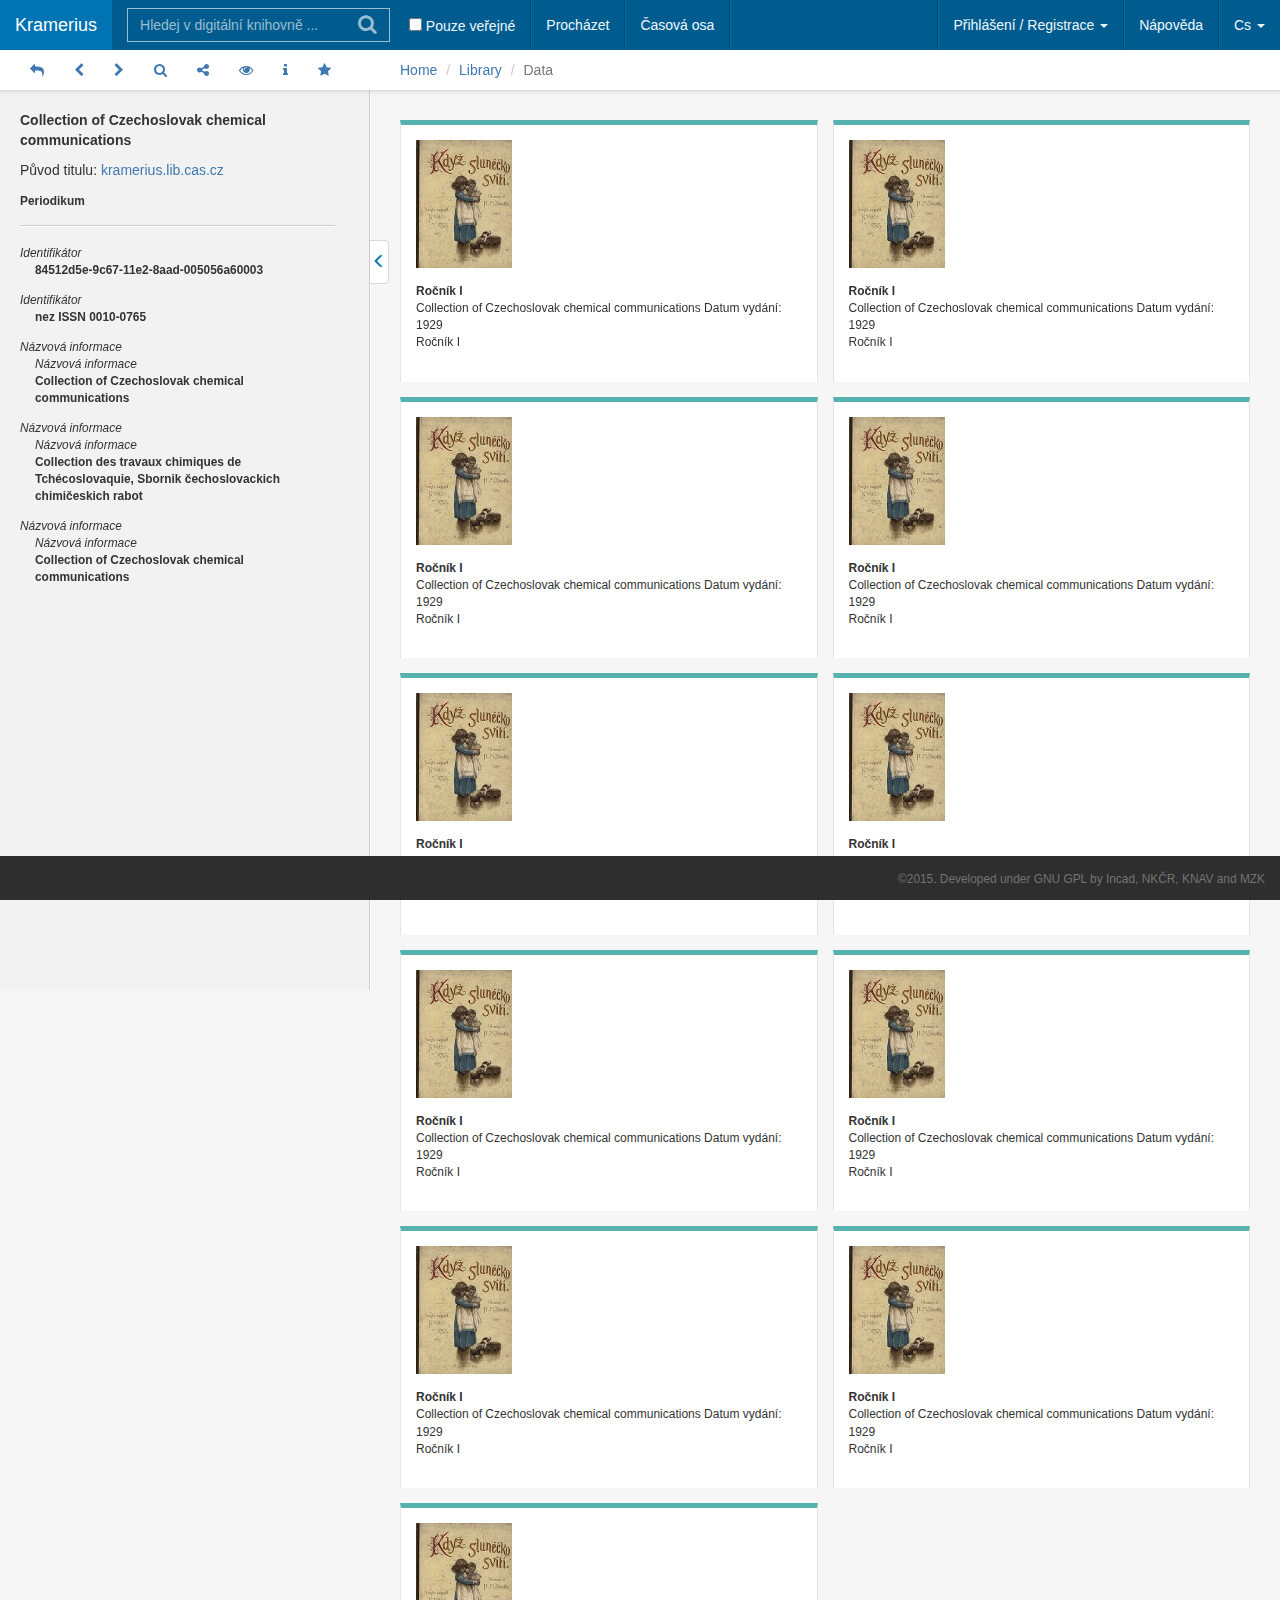
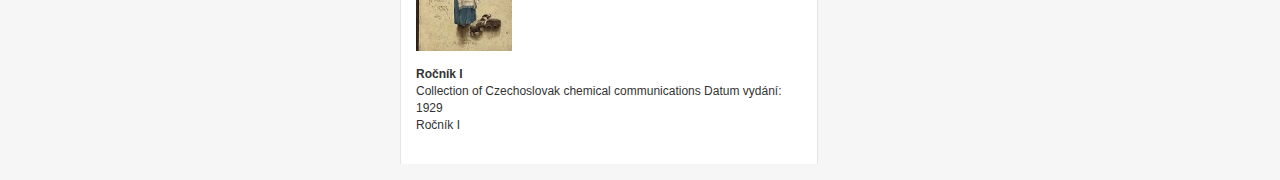
<file: templates/results-level.html>
<!DOCTYPE html>
<html lang="en">
  <head>
    <meta charset="utf-8">
    <meta http-equiv="X-UA-Compatible" content="IE=edge">
    <meta name="viewport" content="width=device-width, initial-scale=1">
    <!-- The above 3 meta tags *must* come first in the head; any other head content must come *after* these tags -->
    <meta name="description" content="">
    <meta name="author" content="">
    <link rel="icon" href="../../favicon.ico">

    <title>Kramerius</title>

    <!-- Bootstrap core CSS -->
    <link href="css/bootstrap.min.css" rel="stylesheet">
    
    <!-- Font awesome CSS -->
    <link href="css/font-awesome.min.css" rel="stylesheet">
    
    <!-- App CSS -->
    <link href="css/app.css" rel="stylesheet">
    <link href="css/app-results.css" rel="stylesheet">
    <link href="css/app-toolbar.css" rel="stylesheet">
    <link href="css/app-sidebar.css" rel="stylesheet">

    <!-- Just for debugging purposes. Don't actually copy these 2 lines! -->
    <!--[if lt IE 9]><script src="js/ie8-responsive-file-warning.js"></script><![endif]-->
    <script src="js/ie-emulation-modes-warning.js"></script>

    <!-- HTML5 shim and Respond.js for IE8 support of HTML5 elements and media queries -->
    <!--[if lt IE 9]>
      <script src="https://oss.maxcdn.com/html5shiv/3.7.2/html5shiv.min.js"></script>
      <script src="https://oss.maxcdn.com/respond/1.4.2/respond.min.js"></script>
    <![endif]-->
  </head>

  <body class="app-page-result">
    <!-- Navbar -->
    <nav class="navbar navbar-fixed-top app-navbar app-clean-border">
      <!-- Container -->
      <div class="container-fluid">
        <!-- Navbar header -->
        <div class="navbar-header">
          <button type="button" class="navbar-toggle collapsed" data-toggle="collapse" data-target="#navbar" aria-expanded="false" aria-controls="navbar">
            <span class="sr-only">Toggle navigation</span>
            <span class="icon-bar"></span>
            <span class="icon-bar"></span>
            <span class="icon-bar"></span>
          </button>
          <a class="navbar-brand app-color-white" href="index.html">Kramerius</a>
        </div><!--/.navbar header -->
        <!-- Nav -->
        <div id="navbar" class="navbar-collapse collapse">
          <!-- Form -->
          <form class="navbar-form navbar-left app-search-form app-search-form-colored">
            <div class="input-group app-clean-border">
              <input type="text" placeholder="Hledej v digitální knihovně ..." class="form-control app-clean-radius app-color-white">
              <span class="input-group-btn">
                <button type="button" class="btn btn-default app-clean-radius" onclick="location.href = 'results.html';"><i class="fa fa-search"></i></button>
              </span>
            </div>
            <div class="checkbox">
              <label>
                <input type="checkbox"> Pouze veřejné
              </label>
            </div>
          </form><!--/.form -->
          <!-- Nav left -->
          <ul class="nav navbar-nav navbar-left app-nav-pipe">
            <li><a href="browse.html">Procházet</a></li>
            <li><a href="timeline.html">Časová osa</a></li>
          </ul><!--/.nav left -->
          <!-- Nav right -->
          <ul class="nav navbar-nav navbar-right">
            <li class="dropdown">
              <a href="#" class="dropdown-toggle" data-toggle="dropdown">Přihlášení / Registrace <span class="caret"></span></a>
              <ul class="dropdown-menu" style="padding: 15px;min-width: 250px;">
                <li>
                  <form class="form" role="form" action="login">
                    <div class="input-group form-group">
                      <span class="input-group-addon"><i class="glyphicon glyphicon-user"></i></span>
                      <input id="login-username" type="text" class="form-control" name="username" value="" placeholder="Přihlašovací jméno">                                        
                    </div>
                    <div class="input-group form-group">
                      <span class="input-group-addon"><i class="glyphicon glyphicon-lock"></i></span>
                      <input id="login-password" type="password" class="form-control" name="password" placeholder="Heslo">
                    </div>
                    <div class="form-group">
                       <button type="submit" class="btn btn-success btn-block">Přihlášení</button>
                    </div>
                 </form>
                </li>
                <li class="divider"></li>
                <li>
                   <p class="app-color-gray"><small>Potřebujete účet? Registrujte se ! (účet Vám umožní přidávat si tituly do oblíbených)</small></p>
                   <input class="btn btn-primary btn-block" type="button" id="sign-in-google" value="Registrace nového uživatele">
                </li>
             </ul>
            </li>
            <li><a href="#">Nápověda</a></li>
            <li class="dropdown app-navbar-item-lang">
              <a href="#" data-toggle="dropdown">Cs <span class="caret"></span></a>
              <ul class="dropdown-menu">
                <li><a href="#">En</a></li>
                <li><a href="#">Es</a></li>
                <li><a href="#">Fr</a></li>
              </ul>
            </li>
          </ul><!--/.nav right -->
        </div><!--/.nav -->
      </div><!--/.container -->
    </nav><!--/.navbar -->
    
    
    <!-- App toolbar -->
    <div class="container-fluid app-toolbar">
      <!-- Row -->
      <div class="row">
        <!-- App toolbar left -->
        <div class="app-toolbar-left">
          <ul class="nav">
            <li><a href="#" title=""><i class="fa fa-reply"></i></a></li>
            <li><a href="#" title=""><i class="fa fa-chevron-left"></i></a></li>
            <li><a href="#" title=""><i class="fa fa-chevron-right"></i></a></li>
            <li><a href="#" title=""><i class="fa fa-search"></i></a></li>
            <li><a href="#" title=""><i class="fa fa-share-alt"></i></a></li>
            <li><a href="#" title=""><i class="fa fa-eye"></i></a></li>
            <li><a href="#" title=""><i class="fa fa-info"></i></a></li>
            <li><a href="#" title=""><i class="fa fa-star"></i></a></li>
          </ul>
        </div><!--/.app toolbar left -->
        <!-- App toolbar right -->
        <div class="app-toolbar-right">
          <ol class="breadcrumb app-clean-radius app-clean-bg app-right navbar-left">
            <li><a href="#">Home</a></li>
            <li><a href="#">Library</a></li>
            <li class="active">Data</li>
          </ol>
          <!--<ol class="breadcrumb app-clean-radius app-clean-bg app-right navbar-right">
            <li><a href="#" onclick="setItemView('col')"><i class="fa fa-columns"></i></a></li>
            <li><a href="#" onclick="setItemView('row')"><i class="fa fa-list"></i></a></li>
          </ol>-->
          <div class="clearfix"></div>
        </div><!--/.app toolbar right -->
      </div><!--/.row -->
    </div><!--/.app toolbar -->
    
    
    <!-- Wrapper -->
    <div id="app-wrapper">
      <!-- Sidebar -->
      <div id="app-sidebar-wrapper">
        <!-- Sidebar nav -->
        <div class="nav app-sidebar-nav">
          <p>
            <strong>Collection of Czechoslovak chemical communications</strong>
          </p>
          <p>
            Původ titulu: <a href="#" title="">kramerius.lib.cas.cz</a>
          </p>
          <p>
            <strong><small>Periodikum</small></strong>
          </p>
          <hr />
          <p>
            <small>
              <em>Identifikátor</em><br />
              <strong class="app-display-block app-pd-left-15">84512d5e-9c67-11e2-8aad-005056a60003</strong>
            </small>
          </p>
          <p>
            <small>
              <em>Identifikátor</em><br />
              <strong class="app-display-block app-pd-left-15">nez ISSN 0010-0765</strong>
            </small>
          </p>
          <p>
            <small>
              <em>Názvová informace</em><br />
              <em class="app-display-block app-pd-left-15">Názvová informace</em>
              <strong class="app-display-block app-pd-left-15">Collection of Czechoslovak chemical communications</strong>
            </small>
          </p>
          <p>
            <small>
              <em>Názvová informace</em><br />
              <em class="app-display-block app-pd-left-15">Názvová informace</em>
              <strong class="app-display-block app-pd-left-15">Collection des travaux chimiques de Tchécoslovaquie, Sbornik čechoslovackich chimičeskich rabot</strong>
            </small>
          </p>
          <p>
            <small>
              <em>Názvová informace</em><br />
              <em class="app-display-block app-pd-left-15">Názvová informace</em>
              <strong class="app-display-block app-pd-left-15">Collection of Czechoslovak chemical communications</strong>
            </small>
          </p>
          <div class="app-sidebar-pushdown"> </div>
        </div><!--/.sidebar nav -->
      </div><!--/.sidebar -->

      <!-- Content -->
      <div class="container-fluid">
        <!-- Row -->
        <div class="row">
          <!-- Result area -->
          <div class="app-result-container clearfix app-result-level">
            <!-- Result item -->
            <div class="col-md-2 app-result-item">
              <div class="app-result-item-wrapper app-result-item-wrapper-active">
                <img class="img-responsive" src="img/thumb-2.jpg" alt="...">
                <p class="app-clean-mg app-pd-right-15">
                  <strong>Ročník I</strong>
                  Collection of Czechoslovak chemical communications Datum vydání: 1929<br /> 
                  Ročník I
                </p>
              </div>
            </div><!--/.result item -->
            <!-- Result item -->
            <div class="col-md-2 app-result-item">
              <div class="app-result-item-wrapper">
                <img class="img-responsive" src="img/thumb-2.jpg" alt="...">
                <p class="app-clean-mg app-pd-right-15">
                  <strong>Ročník I</strong>
                  Collection of Czechoslovak chemical communications Datum vydání: 1929<br /> 
                  Ročník I
                </p>
              </div>
            </div><!--/.result item -->
            <!-- Result item -->
            <div class="col-md-2 app-result-item">
              <div class="app-result-item-wrapper">
                <img class="img-responsive" src="img/thumb-2.jpg" alt="...">
                <p class="app-clean-mg app-pd-right-15">
                  <strong>Ročník I</strong>
                  Collection of Czechoslovak chemical communications Datum vydání: 1929<br /> 
                  Ročník I
                </p>
              </div>
            </div><!--/.result item -->
            <!-- Result item -->
            <div class="col-md-2 app-result-item">
              <div class="app-result-item-wrapper">
                <img class="img-responsive" src="img/thumb-2.jpg" alt="...">
                <p class="app-clean-mg app-pd-right-15">
                  <strong>Ročník I</strong>
                  Collection of Czechoslovak chemical communications Datum vydání: 1929<br /> 
                  Ročník I
                </p>
              </div>
            </div><!--/.result item -->
            <!-- Result item -->
            <div class="col-md-2 app-result-item">
              <div class="app-result-item-wrapper">
                <img class="img-responsive" src="img/thumb-2.jpg" alt="...">
                <p class="app-clean-mg app-pd-right-15">
                  <strong>Ročník I</strong>
                  Collection of Czechoslovak chemical communications Datum vydání: 1929<br /> 
                  Ročník I
                </p>
              </div>
            </div><!--/.result item -->
            <!-- Result item -->
            <div class="col-md-2 app-result-item">
              <div class="app-result-item-wrapper">
                <img class="img-responsive" src="img/thumb-2.jpg" alt="...">
                <p class="app-clean-mg app-pd-right-15">
                  <strong>Ročník I</strong>
                  Collection of Czechoslovak chemical communications Datum vydání: 1929<br /> 
                  Ročník I
                </p>
              </div>
            </div><!--/.result item -->
            <!-- Result item -->
            <div class="col-md-2 app-result-item">
              <div class="app-result-item-wrapper">
                <img class="img-responsive" src="img/thumb-2.jpg" alt="...">
                <p class="app-clean-mg app-pd-right-15">
                  <strong>Ročník I</strong>
                  Collection of Czechoslovak chemical communications Datum vydání: 1929<br /> 
                  Ročník I
                </p>
              </div>
            </div><!--/.result item -->
            <!-- Result item -->
            <div class="col-md-2 app-result-item">
              <div class="app-result-item-wrapper">
                <img class="img-responsive" src="img/thumb-2.jpg" alt="...">
                <p class="app-clean-mg app-pd-right-15">
                  <strong>Ročník I</strong>
                  Collection of Czechoslovak chemical communications Datum vydání: 1929<br /> 
                  Ročník I
                </p>
              </div>
            </div><!--/.result item -->
            <!-- Result item -->
            <div class="col-md-2 app-result-item">
              <div class="app-result-item-wrapper">
                <img class="img-responsive" src="img/thumb-2.jpg" alt="...">
                <p class="app-clean-mg app-pd-right-15">
                  <strong>Ročník I</strong>
                  Collection of Czechoslovak chemical communications Datum vydání: 1929<br /> 
                  Ročník I
                </p>
              </div>
            </div><!--/.result item -->
            <!-- Result item -->
            <div class="col-md-2 app-result-item">
              <div class="app-result-item-wrapper">
                <img class="img-responsive" src="img/thumb-2.jpg" alt="...">
                <p class="app-clean-mg app-pd-right-15">
                  <strong>Ročník I</strong>
                  Collection of Czechoslovak chemical communications Datum vydání: 1929<br /> 
                  Ročník I
                </p>
              </div>
            </div><!--/.result item -->
            <!-- Result item -->
            <div class="col-md-2 app-result-item">
              <div class="app-result-item-wrapper">
                <img class="img-responsive" src="img/thumb-2.jpg" alt="...">
                <p class="app-clean-mg app-pd-right-15">
                  <strong>Ročník I</strong>
                  Collection of Czechoslovak chemical communications Datum vydání: 1929<br /> 
                  Ročník I
                </p>
              </div>
            </div><!--/.result item -->
                
            <!-- Sidebar btn -->
            <a href="#app-btn-sidebar-toggle" class="btn app-sidebar-btn" id="app-btn-sidebar-toggle" title="Skryt sidebar">
              <span> </span>
            </a><!--/.sidebar btn -->
            
            <!-- Push down -->
            <div class="col-md-12 app-result-pushdown"> </div><!--/.push down -->
          </div><!--/.result area -->
        </div><!--/.row -->
      </div><!--/.content -->
    </div><!--/.wrapper -->
    
    
    <!-- Footer -->
    <footer class="footer">
      <div class="container-fluid">
        <p class="navbar-text navbar-right">
          <small>©2015. Developed under GNU GPL by Incad, NKČR, KNAV and MZK</small>
        </p>
      </div>
    </footer><!--/.footer -->


    <!-- Bootstrap core JavaScript
    ================================================== -->
    <!-- Placed at the end of the document so the pages load faster -->
    <script src="js/jquery.min.js"></script>
    <script src="js/bootstrap.min.js"></script>
    <!-- IE10 viewport hack for Surface/desktop Windows 8 bug -->
    <script src="js/ie10-viewport-bug-workaround.js"></script>
    
    <!-- Custom js -->
    <script>
      // Sidebar toggle script
      $("#app-btn-sidebar-toggle").click(function(e) {
        e.preventDefault();
        $("#app-wrapper").toggleClass("toggled");
      });
      
      // View of result items
      function setItemView(state) {
        if(state == 'row'){
          $('.app-result-container .app-result-item').addClass('app-result-item-row');
        }
        else {
          $('.app-result-container .app-result-item').removeClass('app-result-item-row');
        }
      }
      
      // Footerbar - collapse modification
      $('.app-footerbar-btn').on('click',function(){
        var isActive = $(this).parent().hasClass('active'); // set var to recognize if the parent element contains class 'active'
        $('.app-footerbar').collapse('hide'); // hide when some other element is collapsed
        $('.app-footerbar-btn').parent().removeClass('active'); // remove class 'active' from all parent elements 
        if(!isActive){ // condition for adding class 'active' to the parent element
          $(this).parent().addClass('active');
        }
      })
    </script>
  </body>
</html>
</file>
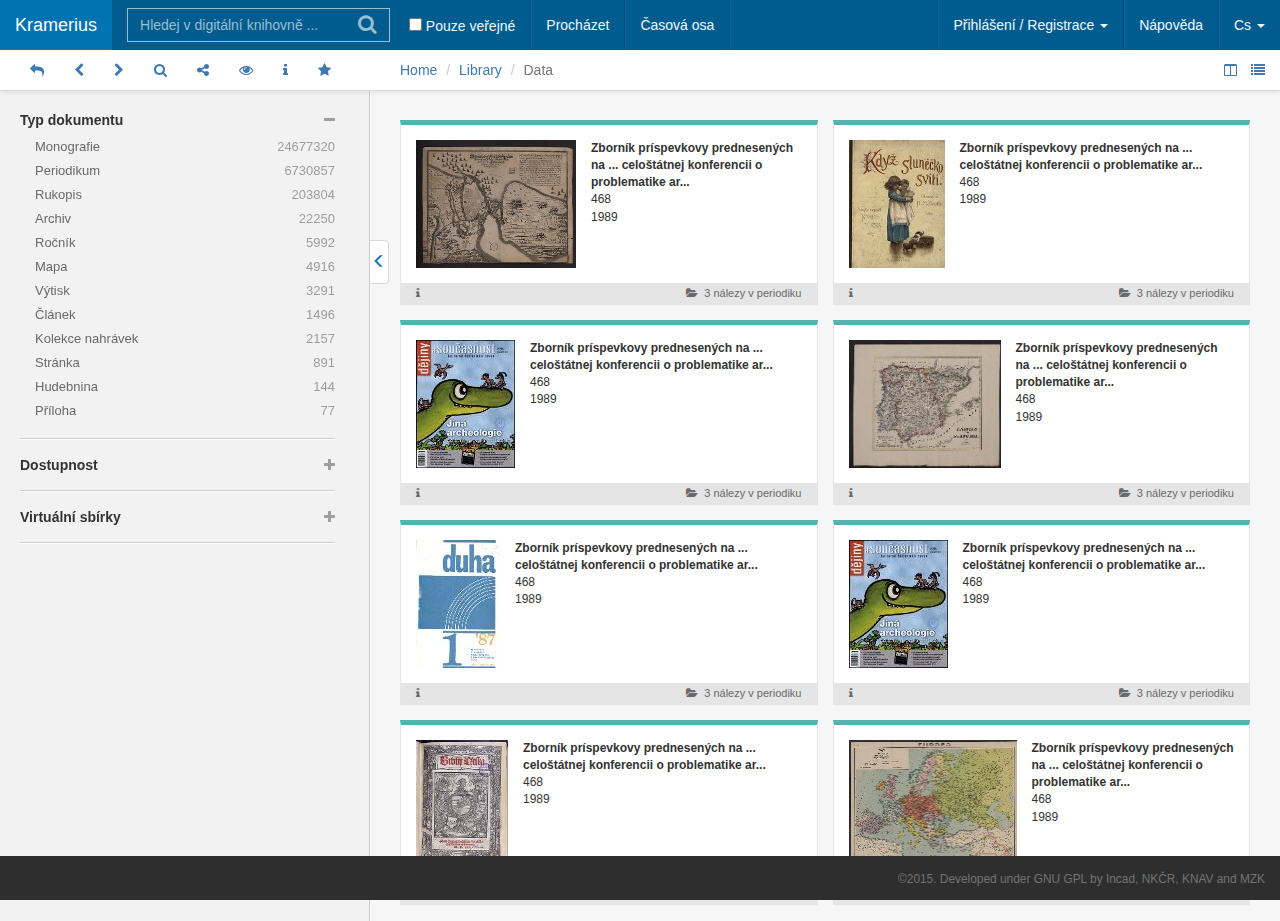
<file: templates/results.html>
<!DOCTYPE html>
<html lang="en">
  <head>
    <meta charset="utf-8">
    <meta http-equiv="X-UA-Compatible" content="IE=edge">
    <meta name="viewport" content="width=device-width, initial-scale=1">
    <!-- The above 3 meta tags *must* come first in the head; any other head content must come *after* these tags -->
    <meta name="description" content="">
    <meta name="author" content="">
    <link rel="icon" href="../../favicon.ico">

    <title>Kramerius</title>

    <!-- Bootstrap core CSS -->
    <link href="css/bootstrap.min.css" rel="stylesheet">
    
    <!-- Font awesome CSS -->
    <link href="css/font-awesome.min.css" rel="stylesheet">
    
    <!-- App CSS -->
    <link href="css/app.css" rel="stylesheet">
    <link href="css/app-results.css" rel="stylesheet">
    <link href="css/app-toolbar.css" rel="stylesheet">
    <link href="css/app-sidebar.css" rel="stylesheet">

    <!-- Just for debugging purposes. Don't actually copy these 2 lines! -->
    <!--[if lt IE 9]><script src="js/ie8-responsive-file-warning.js"></script><![endif]-->
    <script src="js/ie-emulation-modes-warning.js"></script>

    <!-- HTML5 shim and Respond.js for IE8 support of HTML5 elements and media queries -->
    <!--[if lt IE 9]>
      <script src="https://oss.maxcdn.com/html5shiv/3.7.2/html5shiv.min.js"></script>
      <script src="https://oss.maxcdn.com/respond/1.4.2/respond.min.js"></script>
    <![endif]-->
  </head>

  <body class="app-page-result">
    <!-- Navbar -->
    <nav class="navbar navbar-fixed-top app-navbar app-clean-border">
      <!-- Container -->
      <div class="container-fluid">
        <!-- Navbar header -->
        <div class="navbar-header">
          <button type="button" class="navbar-toggle collapsed" data-toggle="collapse" data-target="#navbar" aria-expanded="false" aria-controls="navbar">
            <span class="sr-only">Toggle navigation</span>
            <span class="icon-bar"></span>
            <span class="icon-bar"></span>
            <span class="icon-bar"></span>
          </button>
          <a class="navbar-brand app-color-white" href="index.html">Kramerius</a>
        </div><!--/.navbar header -->
        <!-- Nav -->
        <div id="navbar" class="navbar-collapse collapse">
          <!-- Form -->
          <form class="navbar-form navbar-left app-search-form app-search-form-colored">
            <div class="input-group app-clean-border">
              <input type="text" placeholder="Hledej v digitální knihovně ..." class="form-control app-clean-radius app-color-white">
              <span class="input-group-btn">
                <button type="button" class="btn btn-default app-clean-radius" onclick="location.href = 'results.html';"><i class="fa fa-search"></i></button>
              </span>
            </div>
            <div class="checkbox">
              <label>
                <input type="checkbox"> Pouze veřejné
              </label>
            </div>
          </form><!--/.form -->
          <!-- Nav left -->
          <ul class="nav navbar-nav navbar-left app-nav-pipe">
            <li><a href="browse.html">Procházet</a></li>
            <li><a href="timeline.html">Časová osa</a></li>
          </ul><!--/.nav left -->
          <!-- Nav right -->
          <ul class="nav navbar-nav navbar-right">
            <li class="dropdown">
              <a href="#" class="dropdown-toggle" data-toggle="dropdown">Přihlášení / Registrace <span class="caret"></span></a>
              <ul class="dropdown-menu" style="padding: 15px;min-width: 250px;">
                <li>
                  <form class="form" role="form" action="login">
                    <div class="input-group form-group">
                      <span class="input-group-addon"><i class="glyphicon glyphicon-user"></i></span>
                      <input id="login-username" type="text" class="form-control" name="username" value="" placeholder="Přihlašovací jméno">                                        
                    </div>
                    <div class="input-group form-group">
                      <span class="input-group-addon"><i class="glyphicon glyphicon-lock"></i></span>
                      <input id="login-password" type="password" class="form-control" name="password" placeholder="Heslo">
                    </div>
                    <div class="form-group">
                       <button type="submit" class="btn btn-success btn-block">Přihlášení</button>
                    </div>
                 </form>
                </li>
                <li class="divider"></li>
                <li>
                   <p class="app-color-gray"><small>Potřebujete účet? Registrujte se ! (účet Vám umožní přidávat si tituly do oblíbených)</small></p>
                   <input class="btn btn-primary btn-block" type="button" id="sign-in-google" value="Registrace nového uživatele">
                </li>
             </ul>
            </li>
            <li><a href="#">Nápověda</a></li>
            <li class="dropdown app-navbar-item-lang">
              <a href="#" data-toggle="dropdown">Cs <span class="caret"></span></a>
              <ul class="dropdown-menu">
                <li><a href="#">En</a></li>
                <li><a href="#">Es</a></li>
                <li><a href="#">Fr</a></li>
              </ul>
            </li>
          </ul><!--/.nav right -->
        </div><!--/.nav -->
      </div><!--/.container -->
    </nav><!--/.navbar -->
    
    
    <!-- App toolbar -->
    <div class="container-fluid app-toolbar">
      <!-- Row -->
      <div class="row">
        <!-- App toolbar left -->
        <div class="app-toolbar-left">
          <ul class="nav">
            <li><a href="#" title=""><i class="fa fa-reply"></i></a></li>
            <li><a href="#" title=""><i class="fa fa-chevron-left"></i></a></li>
            <li><a href="#" title=""><i class="fa fa-chevron-right"></i></a></li>
            <li><a href="#" title="Search inside of this document" data-toggle="modal" data-target="#app-modal-search"><i class="fa fa-search"></i></a></li>
            <li><a href="#" title="Share this document" data-toggle="modal" data-target="#app-modal-share"><i class="fa fa-share-alt"></i></a></li>
            <li><a href="#" title=""><i class="fa fa-eye"></i></a></li>
            <li><a href="#" title=""><i class="fa fa-info"></i></a></li>
            <li><a href="#" title=""><i class="fa fa-star"></i></a></li>
          </ul>
        </div><!--/.app toolbar left -->
        <!-- App toolbar right -->
        <div class="app-toolbar-right">
          <ol class="breadcrumb app-clean-radius app-clean-bg app-right navbar-left">
            <li><a href="#">Home</a></li>
            <li><a href="#">Library</a></li>
            <li class="active">Data</li>
          </ol>
          <ol class="breadcrumb app-clean-radius app-clean-bg app-right navbar-right">
            <li><a href="#" onclick="setItemView('col')"><i class="fa fa-columns"></i></a></li>
            <li><a href="#" onclick="setItemView('row')"><i class="fa fa-list"></i></a></li>
          </ol>
          <div class="clearfix"></div>
        </div><!--/.app toolbar right -->
      </div><!--/.row -->
    </div><!--/.app toolbar -->
    
    
    <!-- Wrapper -->
    <div id="app-wrapper">
      <!-- Sidebar -->
      <div id="app-sidebar-wrapper">
        <!-- Sidebar nav -->
        <ul class="nav app-sidebar-nav">
          <li>
            <strong>Typ dokumentu</strong><span class="app-color-gray-light app-cursor-pointer" data-toggle="collapse" data-target="#app-collapse-type"> </span>
            <ul class="list-unstyled app-color-gray collapse in" id="app-collapse-type">
              <li><a href="#">Monografie</a><span class="pull-right app-color-gray-light">24677320</span></li>
              <li><a href="#">Periodikum</a><span class="pull-right app-color-gray-light">6730857</span></li>
              <li><a href="#">Rukopis</a><span class="pull-right app-color-gray-light">203804</span></li>
              <li><a href="#">Archiv</a><span class="pull-right app-color-gray-light">22250</span></li>
              <li><a href="#">Ročník</a><span class="pull-right app-color-gray-light">5992</span></li>
              <li><a href="#">Mapa</a><span class="pull-right app-color-gray-light">4916</span></li>
              <li><a href="#">Výtisk</a><span class="pull-right app-color-gray-light">3291</span></li>
              <li><a href="#">Článek</a><span class="pull-right app-color-gray-light">1496</span></li>
              <li><a href="#">Kolekce nahrávek</a><span class="pull-right app-color-gray-light">2157</span></li>
              <li><a href="#">Stránka</a><span class="pull-right app-color-gray-light">891</span></li>
              <li><a href="#">Hudebnina</a><span class="pull-right app-color-gray-light">144</span></li>
              <li><a href="#">Příloha</a><span class="pull-right app-color-gray-light">77</span></li>
            </ul>
          </li>
          <hr />
          <li>
            <strong>Dostupnost</strong><span class="app-color-gray-light app-cursor-pointer collapsed" data-toggle="collapse" data-target="#app-collapse-avaibility"> </span>
            <ul class="list-unstyled app-color-gray collapse" id="app-collapse-avaibility">
              <li><a href="#">neveřejné</a><span class="pull-right app-color-gray-light">27811225</span></li>
              <li><a href="#">veřejné</a><span class="pull-right app-color-gray-light">3678298</span></li>
              <li><a href="#">neuvedeno</a><span class="pull-right app-color-gray-light">1</span></li>
              <li><a href="#">dostupnost.:private"</a><span class="pull-right app-color-gray-light">1</span></li>
              <li><a href="#">dostupnost.:public"</a><span class="pull-right app-color-gray-light">1</span></li>
            </ul>
          </li>
          <hr />
          <li>
            <strong>Virtuální sbírky</strong><span class="app-color-gray-light app-cursor-pointer collapsed" data-toggle="collapse" data-target="#app-collapse-virtual"> </span>
            <ul class="list-unstyled app-color-gray collapse" id="app-collapse-virtual">
              <li><a href="#">Rok smíření</a><span class="pull-right app-color-gray-light">101985</span></li>
              <li><a href="#">První světová válka</a><span class="pull-right app-color-gray-light">76876</span></li>
              <li><a href="#">Muzeum Brněnska</a><span class="pull-right app-color-gray-light">74907</span></li>
              <li><a href="#">Zednářská literatura</a><span class="pull-right app-color-gray-light">67573</span></li>
              <li><a href="#">První světová válka</a><span class="pull-right app-color-gray-light">50759</span></li>
              <li><a href="#">Komeniana</a><span class="pull-right app-color-gray-light">29964</span></li>
              <li><a href="#">Historické dokumenty</a><span class="pull-right app-color-gray-light">25831</span></li>
              <li><a href="#">Regionální muzeum v Mikulově</a><span class="pull-right app-color-gray-light">25411</span></li>
              <li><a href="#">Řemesla a dovednosti</a><span class="pull-right app-color-gray-light">7884</span></li>
              <li><a href="#">Vinařství</a><span class="pull-right app-color-gray-light">941</span></li>
              <li><a href="#">Sborníky ELAG</a><span class="pull-right app-color-gray-light">334</span></li>
              <li><a href="#">Povinná četba</a><span class="pull-right app-color-gray-light">271</span></li>
              <li><a href="#">Atlasy</a><span class="pull-right app-color-gray-light">267</span></li>
              <li><a href="#">EOD</a><span class="pull-right app-color-gray-light">171</span></li>
              <li><a href="#">Mapy</a><span class="pull-right app-color-gray-light">125</span></li>
              <li><a href="#">Academia</a><span class="pull-right app-color-gray-light">19</span></li>
              <li><a href="#">Knihy Academia</a><span class="pull-right app-color-gray-light">5</span></li>
              <li><a href="#">ANL</a><span class="pull-right app-color-gray-light">2</span></li>
            </ul>
          </li>
          <hr />
          <li class="app-sidebar-pushdown"> </li>
        </ul><!--/.sidebar nav -->
      </div><!--/.sidebar -->

      <!-- Content -->
      <div class="container-fluid">
        <!-- Row -->
        <div class="row">
          <!-- Result area -->
          <div class="app-result-container clearfix">
            <!-- Result item -->
            <div class="col-md-3 app-result-item">
              <div class="app-result-item-wrapper">
                <img class="img-responsive pull-left" src="img/thumb-1.jpg" alt="...">
                <p class="app-clean-mg app-pd-right-15">
                  <strong>Zborník príspevkovy prednesených na ... celoštátnej konferencii o problematike ar...</strong>
                  468<br /> 
                  1989
                </p>
                <div class="app-color-gray">
                  <span class="pull-left"><i class="fa fa-info app-cursor-pointer" role="button" tabindex="0" data-placement="top" data-toggle="popover" id="item-1"></i></span>
                  <span class="pull-right"><i class="fa fa-folder-open app-cursor-pointer" data-toggle="tooltip" title="National digital library"></i>&#160;&#160;3 nálezy v periodiku</span>
                </div>
                <div class="item-1 hide">
                  <strong class="app-color-black app-display-block">Obrázky z kukátka.</strong>
                  <p>
                    <em>106</em><br />
                    <em>[1926]</em>
                  </p>
                  <p>
                     náš kostel skvěl se v zlaté záři. Nad východem stála obrovská vlídná <mark>duha</mark> neobyčejné krásy. Lidé
                  </p>
                  <p>
                    v lesku novém a <mark>duha</mark> smíru s Bohem i mezi národy že rozklene se nad milou Moravěnkou. Rytíř Ducha
                  </p>
                </div>
              </div>
            </div><!--/.result item -->
            
            <!-- Result item -->
            <div class="col-md-3 app-result-item">
              <div class="app-result-item-wrapper">
                <img class="img-responsive pull-left" src="img/thumb-2.jpg" alt="...">
                <p class="app-clean-mg app-pd-right-15">
                  <strong>Zborník príspevkovy prednesených na ... celoštátnej konferencii o problematike ar...</strong>
                  468<br /> 
                  1989
                </p>
                <div class="app-color-gray">
                  <span class="pull-left"><i class="fa fa-info app-cursor-pointer" role="button" tabindex="0" data-placement="top" data-toggle="popover" id="item-2"></i></span>
                  <span class="pull-right"><i class="fa fa-folder-open app-cursor-pointer" data-toggle="tooltip" title="National museum"></i>&#160;&#160;3 nálezy v periodiku</span>
                </div>
                <div class="item-2 hide">
                  <strong class="app-color-black app-display-block">Pestrý týden</strong>
                  <p>
                    <em>16</em><br />
                    <em>27.12.1941</em>
                  </p>
                  <p>
                      pokrývka, kterou jste se- šila ze zbytků látek, odbarvěte ji v „<mark>DUHA</mark> - Odbarvovači" a přebarvěte DUHOU. Jisté najdete mezi 36 odstíny barev <mark>DUHA</mark> ten, který se pro pokrývku nejlépe                         hodí. Upo- zorňujeme však
                  </p>
                </div>
              </div>
            </div><!--/.result item -->
            
            <!-- Result item -->
            <div class="col-md-3 app-result-item">
              <div class="app-result-item-wrapper">
                <img class="img-responsive pull-left" src="img/thumb-3.jpg" alt="...">
                <p class="app-clean-mg app-pd-right-15">
                  <strong>Zborník príspevkovy prednesených na ... celoštátnej konferencii o problematike ar...</strong>
                  468<br /> 
                  1989
                </p>
                <div class="app-color-gray">
                  <span class="pull-left"><i class="fa fa-info app-cursor-pointer"></i></span>
                  <span class="pull-right"><i class="fa fa-folder-open app-cursor-pointer"></i>&#160;&#160;3 nálezy v periodiku</span>
                </div>
              </div>
            </div><!--/.result item -->
            
            <!-- Result item -->
            <div class="col-md-3 app-result-item">
              <div class="app-result-item-wrapper">
                <img class="img-responsive pull-left" src="img/thumb-4.jpg" alt="...">
                <p class="app-clean-mg app-pd-right-15">
                  <strong>Zborník príspevkovy prednesených na ... celoštátnej konferencii o problematike ar...</strong>
                  468<br /> 
                  1989
                </p>
                <div class="app-color-gray">
                  <span class="pull-left"><i class="fa fa-info app-cursor-pointer"></i></span>
                  <span class="pull-right"><i class="fa fa-folder-open app-cursor-pointer"></i>&#160;&#160;3 nálezy v periodiku</span>
                </div>
              </div>
            </div><!--/.result item -->
            
            <!-- Result item -->
            <div class="col-md-3 app-result-item">
              <div class="app-result-item-wrapper">
                <img class="img-responsive pull-left" src="img/thumb-5.jpg" alt="...">
                <p class="app-clean-mg app-pd-right-15">
                  <strong>Zborník príspevkovy prednesených na ... celoštátnej konferencii o problematike ar...</strong>
                  468<br /> 
                  1989
                </p>
                <div class="app-color-gray">
                  <span class="pull-left"><i class="fa fa-info app-cursor-pointer"></i></span>
                  <span class="pull-right"><i class="fa fa-folder-open app-cursor-pointer"></i>&#160;&#160;3 nálezy v periodiku</span>
                </div>
              </div>
            </div><!--/.result item -->
            
            <!-- Result item -->
            <div class="col-md-3 app-result-item">
              <div class="app-result-item-wrapper">
                <img class="img-responsive pull-left" src="img/thumb-6.jpg" alt="...">
                <p class="app-clean-mg app-pd-right-15">
                  <strong>Zborník príspevkovy prednesených na ... celoštátnej konferencii o problematike ar...</strong>
                  468<br /> 
                  1989
                </p>
                <div class="app-color-gray">
                  <span class="pull-left"><i class="fa fa-info app-cursor-pointer"></i></span>
                  <span class="pull-right"><i class="fa fa-folder-open app-cursor-pointer"></i>&#160;&#160;3 nálezy v periodiku</span>
                </div>
              </div>
            </div><!--/.result item -->
            
            <!-- Result item -->
            <div class="col-md-3 app-result-item">
              <div class="app-result-item-wrapper">
                <img class="img-responsive pull-left" src="img/thumb-7.jpg" alt="...">
                <p class="app-clean-mg app-pd-right-15">
                  <strong>Zborník príspevkovy prednesených na ... celoštátnej konferencii o problematike ar...</strong>
                  468<br /> 
                  1989
                </p>
                <div class="app-color-gray">
                  <span class="pull-left"><i class="fa fa-info app-cursor-pointer"></i></span>
                  <span class="pull-right"><i class="fa fa-folder-open app-cursor-pointer"></i>&#160;&#160;3 nálezy v periodiku</span>
                </div>
              </div>
            </div><!--/.result item -->
            
            <!-- Result item -->
            <div class="col-md-3 app-result-item">
              <div class="app-result-item-wrapper">
                <img class="img-responsive pull-left" src="img/thumb-8.jpg" alt="...">
                <p class="app-clean-mg app-pd-right-15">
                  <strong>Zborník príspevkovy prednesených na ... celoštátnej konferencii o problematike ar...</strong>
                  468<br /> 
                  1989
                </p>
                <div class="app-color-gray">
                  <span class="pull-left"><i class="fa fa-info app-cursor-pointer"></i></span>
                  <span class="pull-right"><i class="fa fa-folder-open app-cursor-pointer"></i>&#160;&#160;3 nálezy v periodiku</span>
                </div>
              </div>
            </div><!--/.result item -->
            
                  
            <!-- Sidebar btn -->
            <a href="#app-btn-sidebar-toggle" class="btn app-sidebar-btn" id="app-btn-sidebar-toggle" title="Skryt sidebar">
              <span> </span>
            </a><!--/.sidebar btn -->
            
            <!-- Push down -->
            <div class="col-md-12 app-result-pushdown"> </div><!--/.push down -->
          </div><!--/.result area -->
        </div><!--/.row -->
      </div><!--/.content -->
    </div><!--/.wrapper -->
    
    <!-- Footer -->
    <footer class="footer">
      <div class="container-fluid">
        <p class="navbar-text navbar-right">
          <small>©2015. Developed under GNU GPL by Incad, NKČR, KNAV and MZK</small>
        </p>
      </div>
    </footer><!--/.footer -->
    
    
    <!-- Modal - search inside of this document -->
    <div class="modal fade" tabindex="-1" role="dialog" id="app-modal-search">
      <div class="modal-dialog">
        <div class="modal-content">
          <div class="modal-header">
            <button type="button" class="close" data-dismiss="modal" aria-label="Close"><span aria-hidden="true">&times;</span></button>
            <h4 class="modal-title">Search inside of this document</h4>
          </div>
          <div class="modal-body">
            <p>
              <!-- Form -->
              <form class="app-search-form">
                <div class="input-group app-clean-border">
                  <input type="text" class="form-control app-clean-radius">
                  <span class="input-group-btn">
                    <button type="button" class="btn btn-default app-clean-radius" onclick="location.href = 'results.html';"><i class="fa fa-search"></i></button>
                  </span>
                </div>
              </form><!--/.form -->  
            </p>
          </div>
          <div class="modal-footer">
            <button type="button" class="btn btn-default" data-dismiss="modal">Close</button>
          </div>
        </div><!-- /.modal-content -->
      </div><!-- /.modal-dialog -->
    </div><!-- /.modal -->
    
    
    <!-- Modal - share this document -->
    <div class="modal fade" tabindex="-1" role="dialog" id="app-modal-share">
      <div class="modal-dialog">
        <div class="modal-content">
          <div class="modal-header">
            <button type="button" class="close" data-dismiss="modal" aria-label="Close"><span aria-hidden="true">&times;</span></button>
            <h4 class="modal-title">Share this document</h4>
          </div>
          <div class="modal-body">
            <p>
              <i class="fa fa-link fa-2x app-pd-right-15"></i>
              <a href="http://www.incad.cz" target="_blank"><i class="fa fa-facebook-official fa-2x app-pd-right-15 app-pd-left-15"></i></a>
              <i class="fa fa-google-plus fa-2x app-pd-left-15"></i>
            </p>
          </div>
          <div class="modal-footer">
            <button type="button" class="btn btn-default" data-dismiss="modal">Close</button>
          </div>
        </div><!-- /.modal-content -->
      </div><!-- /.modal-dialog -->
    </div><!-- /.modal -->


    <!-- Bootstrap core JavaScript
    ================================================== -->
    <!-- Placed at the end of the document so the pages load faster -->
    <script src="js/jquery.min.js"></script>
    <script src="js/bootstrap.min.js"></script>
    <!-- IE10 viewport hack for Surface/desktop Windows 8 bug -->
    <script src="js/ie10-viewport-bug-workaround.js"></script>
    
    <!-- Custom js -->
    <script>
      // Sidebar toggle script
      $("#app-btn-sidebar-toggle").click(function(e) {
        e.preventDefault();
        $("#app-wrapper").toggleClass("toggled");
      });
      
      // View of result items
      function setItemView(state) {
        if(state == 'row'){
          $('.app-result-container .app-result-item').addClass('app-result-item-row');
        }
        else {
          $('.app-result-container .app-result-item').removeClass('app-result-item-row');
        }
      }
      
      // Popup events
      $(function () {
        $('[data-toggle="tooltip"]').tooltip(); // tooltip
        $('[data-toggle=popover]').popover({ // popover
          html: true,
          trigger: 'focus',
          content: function() {
            var id = this.id; // id of clickable element - <i>
            return $('.'+id).html(); // will return class same as id of clickable element
          }
        });
      })
      
      
      // Footerbar - collapse modification
      $('.app-footerbar-btn').on('click',function(){
        var isActive = $(this).parent().hasClass('active'); // set var to recognize if the parent element contains class 'active'
        $('.app-footerbar').collapse('hide'); // hide when some other element is collapsed
        $('.app-footerbar-btn').parent().removeClass('active'); // remove class 'active' from all parent elements 
        if(!isActive){ // condition for adding class 'active' to the parent element
          $(this).parent().addClass('active');
        }
      })
    </script>
  </body>
</html>
</file>
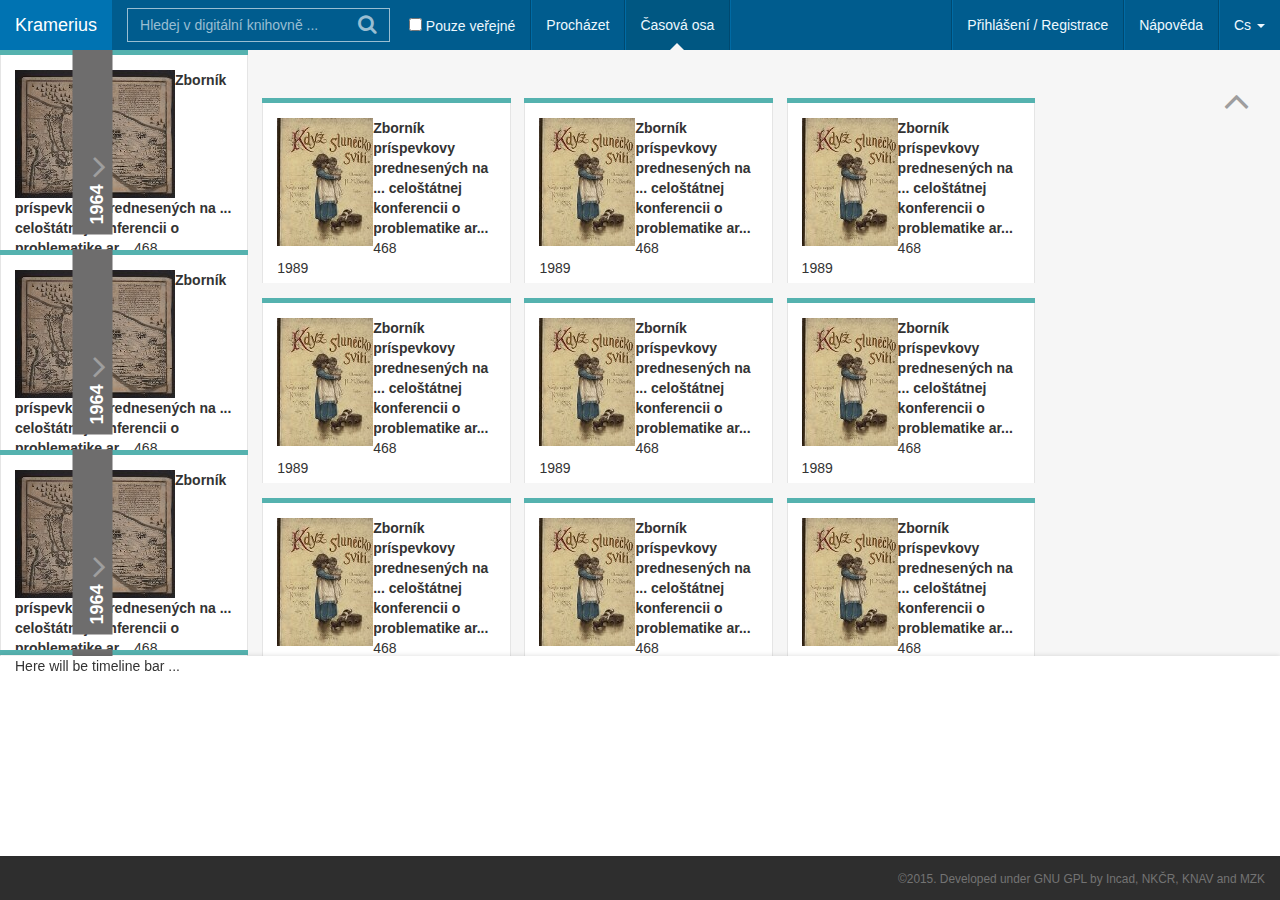
<file: templates/timeline.html>
<!DOCTYPE html>
<html lang="en">
  <head>
    <meta charset="utf-8">
    <meta http-equiv="X-UA-Compatible" content="IE=edge">
    <meta name="viewport" content="width=device-width, initial-scale=1">
    <!-- The above 3 meta tags *must* come first in the head; any other head content must come *after* these tags -->
    <meta name="description" content="">
    <meta name="author" content="">
    <link rel="icon" href="../../favicon.ico">

    <title>Kramerius</title>

    <!-- Bootstrap core CSS -->
    <link href="css/bootstrap.min.css" rel="stylesheet">
    
    <!-- Font awesome CSS -->
    <link href="css/font-awesome.min.css" rel="stylesheet">
    
    <!-- App CSS -->
    <link href="css/app.css" rel="stylesheet">
    <link href="css/app-timeline.css" rel="stylesheet">

    <!-- Just for debugging purposes. Don't actually copy these 2 lines! -->
    <!--[if lt IE 9]><script src="js/ie8-responsive-file-warning.js"></script><![endif]-->
    <script src="js/ie-emulation-modes-warning.js"></script>

    <!-- HTML5 shim and Respond.js for IE8 support of HTML5 elements and media queries -->
    <!--[if lt IE 9]>
      <script src="https://oss.maxcdn.com/html5shiv/3.7.2/html5shiv.min.js"></script>
      <script src="https://oss.maxcdn.com/respond/1.4.2/respond.min.js"></script>
    <![endif]-->
  </head>

  <body class="app-page-result">
    <!-- Navbar -->
    <nav class="navbar navbar-fixed-top app-navbar app-clean-border">
      <!-- Container -->
      <div class="container-fluid">
        <!-- Navbar header -->
        <div class="navbar-header">
          <button type="button" class="navbar-toggle collapsed" data-toggle="collapse" data-target="#navbar" aria-expanded="false" aria-controls="navbar">
            <span class="sr-only">Toggle navigation</span>
            <span class="icon-bar"></span>
            <span class="icon-bar"></span>
            <span class="icon-bar"></span>
          </button>
          <a class="navbar-brand app-color-white" href="index.html">Kramerius</a>
        </div><!--/.navbar header -->
        <!-- Nav -->
        <div id="navbar" class="navbar-collapse collapse">
          <!-- Form -->
          <form class="navbar-form navbar-left app-search-form app-search-form-colored">
            <div class="input-group app-clean-border">
              <input type="text" placeholder="Hledej v digitální knihovně ..." class="form-control app-clean-radius app-color-white">
              <span class="input-group-btn">
                <button type="button" class="btn btn-default app-clean-radius" onclick="location.href = 'results.html';"><i class="fa fa-search"></i></button>
              </span>
            </div>
            <div class="checkbox">
              <label>
                <input type="checkbox"> Pouze veřejné
              </label>
            </div>
          </form><!--/.form -->
          <!-- Nav left -->
          <ul class="nav navbar-nav navbar-left app-nav-pipe">
            <li><a href="browse.html">Procházet</a></li>
            <li class="active"><a href="timeline.html">Časová osa</a></li>
          </ul><!--/.nav left -->
          <!-- Nav right -->
          <ul class="nav navbar-nav navbar-right">
            <li><a href="#">Přihlášení / Registrace</a></li>
            <li><a href="#">Nápověda</a></li>
            <li class="dropdown app-navbar-item-lang">
              <a href="#" data-toggle="dropdown">Cs <span class="caret"></span></a>
              <ul class="dropdown-menu">
                <li><a href="#">En</a></li>
                <li><a href="#">Es</a></li>
                <li><a href="#">Fr</a></li>
              </ul>
            </li>
          </ul><!--/.nav right -->
        </div><!--/.nav -->
      </div><!--/.container -->
    </nav><!--/.navbar -->
    
    
    <!-- Wrapper -->
    <div id="app-wrapper">

      <!-- Content -->
      <div class="container-fluid">
        <!-- Row -->
        <div class="row">
          <!-- Timeline area -->
          <div class="clearfix app-timeline">
            <!-- Timeline row -->
            <div class="app-timeline-row">
              <!-- Btn left -->
              <div class="app-timeline-btn app-timeline-btn-left">
                <strong>2000</strong>
                <i class="fa fa-angle-up fa-2x app-pd-right-15 app-color-gray-light app-cursor-pointer app-va-md"></i>
              </div><!--/.btn left -->
              
              <!-- Timeline group -->
              <div class="app-timeline-group">
                <!-- Timeline item -->
                <div class="app-timeline-item">
                  <div class="app-timeline-item-wrapper">
                    <img class="img-responsive pull-left" src="img/thumb-1.jpg" alt="...">
                    <p class="app-clean-mg app-pd-right-15">
                      <strong>Zborník príspevkovy prednesených na ... celoštátnej konferencii o problematike ar...</strong>
                      468<br /> 
                      1989
                    </p>
                  </div>
                </div><!--/.timeline item -->

                <!-- Timeline item -->
                <div class="app-timeline-item">
                  <div class="app-timeline-item-wrapper">
                    <img class="img-responsive pull-left" src="img/thumb-2.jpg" alt="...">
                    <p class="app-clean-mg app-pd-right-15">
                      <strong>Zborník príspevkovy prednesených na ... celoštátnej konferencii o problematike ar...</strong>
                      468<br /> 
                      1989
                    </p>
                  </div>
                </div><!--/.timeline item -->
                
                <!-- Timeline item -->
                <div class="app-timeline-item">
                  <div class="app-timeline-item-wrapper">
                    <img class="img-responsive pull-left" src="img/thumb-2.jpg" alt="...">
                    <p class="app-clean-mg app-pd-right-15">
                      <strong>Zborník príspevkovy prednesených na ... celoštátnej konferencii o problematike ar...</strong>
                      468<br /> 
                      1989
                    </p>
                  </div>
                </div><!--/.timeline item -->
                
                <!-- Timeline item -->
                <div class="app-timeline-item">
                  <div class="app-timeline-item-wrapper">
                    <img class="img-responsive pull-left" src="img/thumb-2.jpg" alt="...">
                    <p class="app-clean-mg app-pd-right-15">
                      <strong>Zborník príspevkovy prednesených na ... celoštátnej konferencii o problematike ar...</strong>
                      468<br /> 
                      1989
                    </p>
                  </div>
                </div><!--/.timeline item -->
              </div><!--/.timeline group -->
              
              <!-- Btn right -->
              <div class="app-timeline-btn app-timeline-btn-right">
                <strong>1964</strong>
                <i class="fa fa-angle-down fa-2x app-pd-right-15 app-color-gray-light app-cursor-pointer app-va-md"></i>
              </div><!--/.btn right -->
            </div><!--/.timeline row -->
            
            
            <!-- Timeline row -->
            <div class="app-timeline-row">
              <!-- Btn left -->
              <div class="app-timeline-btn app-timeline-btn-left">
                <strong>2000</strong>
                <i class="fa fa-angle-up fa-2x app-pd-right-15 app-color-gray-light app-cursor-pointer app-va-md"></i>
              </div><!--/.btn left -->
              
              <!-- Timeline group -->
              <div class="app-timeline-group">
                <!-- Timeline item -->
                <div class="app-timeline-item">
                  <div class="app-timeline-item-wrapper">
                    <img class="img-responsive pull-left" src="img/thumb-1.jpg" alt="...">
                    <p class="app-clean-mg app-pd-right-15">
                      <strong>Zborník príspevkovy prednesených na ... celoštátnej konferencii o problematike ar...</strong>
                      468<br /> 
                      1989
                    </p>
                  </div>
                </div><!--/.timeline item -->

                <!-- Timeline item -->
                <div class="app-timeline-item">
                  <div class="app-timeline-item-wrapper">
                    <img class="img-responsive pull-left" src="img/thumb-2.jpg" alt="...">
                    <p class="app-clean-mg app-pd-right-15">
                      <strong>Zborník príspevkovy prednesených na ... celoštátnej konferencii o problematike ar...</strong>
                      468<br /> 
                      1989
                    </p>
                  </div>
                </div><!--/.timeline item -->
                
                <!-- Timeline item -->
                <div class="app-timeline-item">
                  <div class="app-timeline-item-wrapper">
                    <img class="img-responsive pull-left" src="img/thumb-2.jpg" alt="...">
                    <p class="app-clean-mg app-pd-right-15">
                      <strong>Zborník príspevkovy prednesených na ... celoštátnej konferencii o problematike ar...</strong>
                      468<br /> 
                      1989
                    </p>
                  </div>
                </div><!--/.timeline item -->
                
                <!-- Timeline item -->
                <div class="app-timeline-item">
                  <div class="app-timeline-item-wrapper">
                    <img class="img-responsive pull-left" src="img/thumb-2.jpg" alt="...">
                    <p class="app-clean-mg app-pd-right-15">
                      <strong>Zborník príspevkovy prednesených na ... celoštátnej konferencii o problematike ar...</strong>
                      468<br /> 
                      1989
                    </p>
                  </div>
                </div><!--/.timeline item -->
              </div><!--/.timeline group -->
              
              <!-- Btn right -->
              <div class="app-timeline-btn app-timeline-btn-right">
                <strong>1964</strong>
                <i class="fa fa-angle-down fa-2x app-pd-right-15 app-color-gray-light app-cursor-pointer app-va-md"></i>
              </div><!--/.btn right -->
            </div><!--/.timeline row -->
            
             <!-- Timeline row -->
            <div class="app-timeline-row">
              <!-- Btn left -->
              <div class="app-timeline-btn app-timeline-btn-left">
                <strong>2000</strong>
                <i class="fa fa-angle-up fa-2x app-pd-right-15 app-color-gray-light app-cursor-pointer app-va-md"></i>
              </div><!--/.btn left -->
              
              <!-- Timeline group -->
              <div class="app-timeline-group">
                <!-- Timeline item -->
                <div class="app-timeline-item">
                  <div class="app-timeline-item-wrapper">
                    <img class="img-responsive pull-left" src="img/thumb-1.jpg" alt="...">
                    <p class="app-clean-mg app-pd-right-15">
                      <strong>Zborník príspevkovy prednesených na ... celoštátnej konferencii o problematike ar...</strong>
                      468<br /> 
                      1989
                    </p>
                  </div>
                </div><!--/.timeline item -->

                <!-- Timeline item -->
                <div class="app-timeline-item">
                  <div class="app-timeline-item-wrapper">
                    <img class="img-responsive pull-left" src="img/thumb-2.jpg" alt="...">
                    <p class="app-clean-mg app-pd-right-15">
                      <strong>Zborník príspevkovy prednesených na ... celoštátnej konferencii o problematike ar...</strong>
                      468<br /> 
                      1989
                    </p>
                  </div>
                </div><!--/.timeline item -->
                
                <!-- Timeline item -->
                <div class="app-timeline-item">
                  <div class="app-timeline-item-wrapper">
                    <img class="img-responsive pull-left" src="img/thumb-2.jpg" alt="...">
                    <p class="app-clean-mg app-pd-right-15">
                      <strong>Zborník príspevkovy prednesených na ... celoštátnej konferencii o problematike ar...</strong>
                      468<br /> 
                      1989
                    </p>
                  </div>
                </div><!--/.timeline item -->
                
                <!-- Timeline item -->
                <div class="app-timeline-item">
                  <div class="app-timeline-item-wrapper">
                    <img class="img-responsive pull-left" src="img/thumb-2.jpg" alt="...">
                    <p class="app-clean-mg app-pd-right-15">
                      <strong>Zborník príspevkovy prednesených na ... celoštátnej konferencii o problematike ar...</strong>
                      468<br /> 
                      1989
                    </p>
                  </div>
                </div><!--/.timeline item -->
              </div><!--/.timeline group -->
              
              <!-- Btn right -->
              <div class="app-timeline-btn app-timeline-btn-right">
                <strong>1964</strong>
                <i class="fa fa-angle-down fa-2x app-pd-right-15 app-color-gray-light app-cursor-pointer app-va-md"></i>
              </div><!--/.btn right -->
            </div><!--/.timeline row -->
            
            <!-- Timeline row -->
            <div class="app-timeline-row">
              <!-- Btn left -->
              <div class="app-timeline-btn app-timeline-btn-left">
                <strong>2000</strong>
                <i class="fa fa-angle-up fa-2x app-pd-right-15 app-color-gray-light app-cursor-pointer app-va-md"></i>
              </div><!--/.btn left -->
              
              <!-- Timeline group -->
              <div class="app-timeline-group">
                <!-- Timeline item -->
                <div class="app-timeline-item">
                  <div class="app-timeline-item-wrapper">
                    <img class="img-responsive pull-left" src="img/thumb-1.jpg" alt="...">
                    <p class="app-clean-mg app-pd-right-15">
                      <strong>Zborník príspevkovy prednesených na ... celoštátnej konferencii o problematike ar...</strong>
                      468<br /> 
                      1989
                    </p>
                  </div>
                </div><!--/.timeline item -->

                <!-- Timeline item -->
                <div class="app-timeline-item">
                  <div class="app-timeline-item-wrapper">
                    <img class="img-responsive pull-left" src="img/thumb-2.jpg" alt="...">
                    <p class="app-clean-mg app-pd-right-15">
                      <strong>Zborník príspevkovy prednesených na ... celoštátnej konferencii o problematike ar...</strong>
                      468<br /> 
                      1989
                    </p>
                  </div>
                </div><!--/.timeline item -->
                
                <!-- Timeline item -->
                <div class="app-timeline-item">
                  <div class="app-timeline-item-wrapper">
                    <img class="img-responsive pull-left" src="img/thumb-2.jpg" alt="...">
                    <p class="app-clean-mg app-pd-right-15">
                      <strong>Zborník príspevkovy prednesených na ... celoštátnej konferencii o problematike ar...</strong>
                      468<br /> 
                      1989
                    </p>
                  </div>
                </div><!--/.timeline item -->
                
                <!-- Timeline item -->
                <div class="app-timeline-item">
                  <div class="app-timeline-item-wrapper">
                    <img class="img-responsive pull-left" src="img/thumb-2.jpg" alt="...">
                    <p class="app-clean-mg app-pd-right-15">
                      <strong>Zborník príspevkovy prednesených na ... celoštátnej konferencii o problematike ar...</strong>
                      468<br /> 
                      1989
                    </p>
                  </div>
                </div><!--/.timeline item -->
              </div><!--/.timeline group -->
              
              <!-- Btn right -->
              <div class="app-timeline-btn app-timeline-btn-right">
                <strong>1964</strong>
                <i class="fa fa-angle-down fa-2x app-pd-right-15 app-color-gray-light app-cursor-pointer app-va-md"></i>
              </div><!--/.btn right -->
            </div><!--/.timeline row -->
            
            <i class="fa fa-angle-up fa-3x app-color-gray-light app-cursor-pointer app-timeline-btn-up"></i>
            <i class="fa fa-angle-down fa-3x app-color-gray-light app-cursor-pointer app-timeline-btn-down"></i>
            
          </div><!--/.timeline area -->
          <!-- Push down -->
          <div class="col-md-12 app-timeline-pushdown"> </div><!--/.push down -->
        </div><!--/.row -->
      </div><!--/.content -->
    </div><!--/.wrapper -->
    
    
    <!-- Timeline bar -->
    <div class="col-md-12 app-timeline-bar">
      Here will be timeline bar ...
    </div><!--/.timeline bar -->

    
    <!-- Footer -->
    <footer class="footer">
      <div class="container-fluid">
        <p class="navbar-text navbar-right">
          <small>©2015. Developed under GNU GPL by Incad, NKČR, KNAV and MZK</small>
        </p>
      </div>
    </footer><!--/.footer -->


    <!-- Bootstrap core JavaScript
    ================================================== -->
    <!-- Placed at the end of the document so the pages load faster -->
    <script src="js/jquery.min.js"></script>
    <script src="js/bootstrap.min.js"></script>
    <!-- IE10 viewport hack for Surface/desktop Windows 8 bug -->
    <script src="js/ie10-viewport-bug-workaround.js"></script>
    
    <!-- Custom js -->
    <script>
      // Sidebar toggle script
      $("#app-btn-sidebar-toggle").click(function(e) {
        e.preventDefault();
        $("#app-wrapper").toggleClass("toggled");
      });
      
      // Footerbar - collapse modification
      $('.app-footerbar-btn').on('click',function(){
        var isActive = $(this).parent().hasClass('active'); // set var to recognize if the parent element contains class 'active'
        $('.app-footerbar').collapse('hide'); // hide when some other element is collapsed
        $('.app-footerbar-btn').parent().removeClass('active'); // remove class 'active' from all parent elements 
        if(!isActive){ // condition for adding class 'active' to the parent element
          $(this).parent().addClass('active');
        }
      })
    </script>
  </body>
</html>
</file>
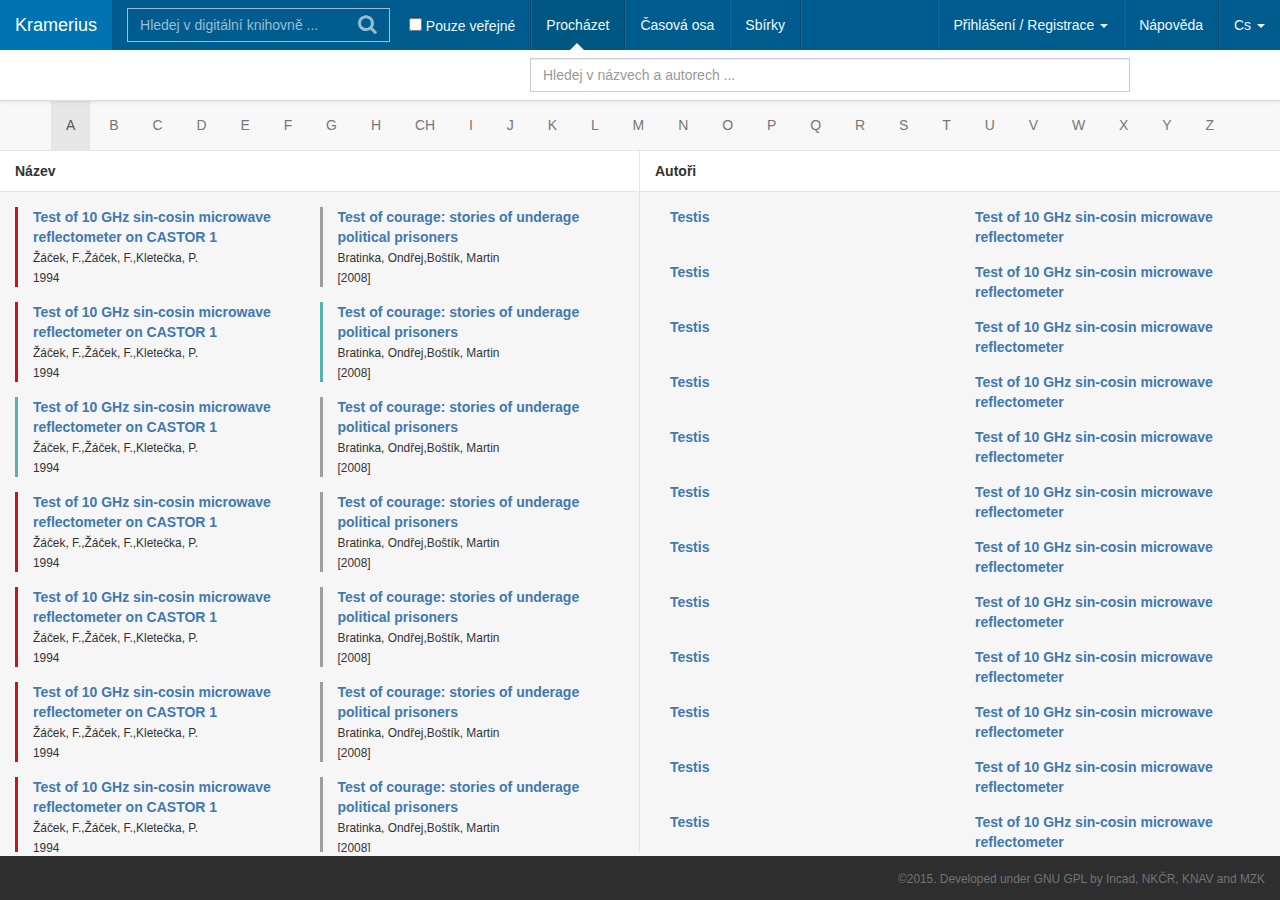
<file: client/src/main/webapp/templates/browse.html>
<!DOCTYPE html>
<html lang="en">
  <head>
    <meta charset="utf-8">
    <meta http-equiv="X-UA-Compatible" content="IE=edge">
    <meta name="viewport" content="width=device-width, initial-scale=1">
    <!-- The above 3 meta tags *must* come first in the head; any other head content must come *after* these tags -->
    <meta name="description" content="">
    <meta name="author" content="">
    <link rel="icon" href="../../favicon.ico">

    <title>Kramerius</title>

    <!-- Bootstrap core CSS -->
    <link href="css/bootstrap.min.css" rel="stylesheet">
    
    <!-- Font awesome CSS -->
    <link href="css/font-awesome.min.css" rel="stylesheet">
    
    <!-- App CSS -->
    <link href="css/app.css" rel="stylesheet">
    <link href="css/app-browse.css" rel="stylesheet">
    <link href="css/app-toolbar.css" rel="stylesheet">

    <!-- Just for debugging purposes. Don't actually copy these 2 lines! -->
    <!--[if lt IE 9]><script src="js/ie8-responsive-file-warning.js"></script><![endif]-->
    <script src="js/ie-emulation-modes-warning.js"></script>

    <!-- HTML5 shim and Respond.js for IE8 support of HTML5 elements and media queries -->
    <!--[if lt IE 9]>
      <script src="https://oss.maxcdn.com/html5shiv/3.7.2/html5shiv.min.js"></script>
      <script src="https://oss.maxcdn.com/respond/1.4.2/respond.min.js"></script>
    <![endif]-->
  </head>

  <body class="app-page-result">
    <!-- Navbar -->
    <nav class="navbar navbar-fixed-top app-navbar app-clean-border">
      <!-- Container -->
      <div class="container-fluid">
        <!-- Navbar header -->
        <div class="navbar-header">
          <button type="button" class="navbar-toggle collapsed" data-toggle="collapse" data-target="#navbar" aria-expanded="false" aria-controls="navbar">
            <span class="sr-only">Toggle navigation</span>
            <span class="icon-bar"></span>
            <span class="icon-bar"></span>
            <span class="icon-bar"></span>
          </button>
          <a class="navbar-brand app-color-white" href="index.html">Kramerius</a>
        </div><!--/.navbar header -->
        <!-- Nav -->
        <div id="navbar" class="navbar-collapse collapse">
          <!-- Form -->
          <form class="navbar-form navbar-left app-search-form app-search-form-colored">
            <div class="input-group app-clean-border">
              <input type="text" placeholder="Hledej v digitální knihovně ..." class="form-control app-clean-radius app-color-white">
              <span class="input-group-btn">
                <button type="button" class="btn btn-default app-clean-radius" onclick="location.href = 'results.html';"><i class="fa fa-search"></i></button>
              </span>
            </div>
            <div class="checkbox">
              <label>
                <input type="checkbox"> Pouze veřejné
              </label>
            </div>
          </form><!--/.form -->
          <!-- Nav left -->
          <ul class="nav navbar-nav navbar-left app-nav-pipe">
            <li class="active"><a href="browse.html">Procházet</a></li>
            <li><a href="timeline.html">Časová osa</a></li>
            <li><a href="collection.html">Sbírky</a></li>
          </ul><!--/.nav left -->
          <!-- Nav right -->
          <ul class="nav navbar-nav navbar-right">
            <li class="dropdown">
              <a href="#" class="dropdown-toggle" data-toggle="dropdown">Přihlášení / Registrace <span class="caret"></span></a>
              <ul class="dropdown-menu" style="padding: 15px;min-width: 250px;">
                <li>
                  <form class="form" role="form" action="login">
                    <div class="input-group form-group">
                      <span class="input-group-addon"><i class="glyphicon glyphicon-user"></i></span>
                      <input id="login-username" type="text" class="form-control" name="username" value="" placeholder="Přihlašovací jméno">                                        
                    </div>
                    <div class="input-group form-group">
                      <span class="input-group-addon"><i class="glyphicon glyphicon-lock"></i></span>
                      <input id="login-password" type="password" class="form-control" name="password" placeholder="Heslo">
                    </div>
                    <div class="form-group">
                       <button type="submit" class="btn btn-success btn-block">Přihlášení</button>
                    </div>
                 </form>
                </li>
                <li class="divider"></li>
                <li>
                   <p class="app-color-gray"><small>Potřebujete účet? Registrujte se ! (účet Vám umožní přidávat si tituly do oblíbených)</small></p>
                   <input class="btn btn-primary btn-block" type="button" id="sign-in-google" value="Registrace nového uživatele">
                </li>
             </ul>
            </li>
            <li><a href="#">Nápověda</a></li>
            <li class="dropdown app-navbar-item-lang">
              <a href="#" data-toggle="dropdown">Cs <span class="caret"></span></a>
              <ul class="dropdown-menu">
                <li><a href="#">En</a></li>
                <li><a href="#">Es</a></li>
                <li><a href="#">Fr</a></li>
              </ul>
            </li>
          </ul><!--/.nav right -->
        </div><!--/.nav -->
      </div><!--/.container -->
    </nav><!--/.navbar -->
    
    
    <!-- App toolbar -->
    <div class="container-fluid app-toolbar">
      <!-- Row -->
      <div class="row">
        <!-- Col -->
        <div class="col-md-12">
          <!-- Form -->
          <form class="navbar-form">
            <input type="text" placeholder="Hledej v názvech a autorech ..." class="form-control app-clean-radius">
          </form><!--/.form -->
        </div><!--/.col -->
      </div><!--/.row -->
    </div><!--/.app toolbar -->
    
    
    <!-- Navbar ABC -->
    <nav class="navbar navbar-default app-navbar-abc app-clean-radius app-clean-border">
      <!-- Nav center -->
      <ul class="nav navbar-nav">
        <li class="active"><a href="#">A</a></li>
        <li><a href="#">B</a></li>
        <li><a href="#">C</a></li>
        <li><a href="#">D</a></li>
        <li><a href="#">E</a></li>
        <li><a href="#">F</a></li>
        <li><a href="#">G</a></li>
        <li><a href="#">H</a></li>
        <li><a href="#">CH</a></li>
        <li><a href="#">I</a></li>
        <li><a href="#">J</a></li>
        <li><a href="#">K</a></li>
        <li><a href="#">L</a></li>
        <li><a href="#">M</a></li>
        <li><a href="#">N</a></li>
        <li><a href="#">O</a></li>
        <li><a href="#">P</a></li>
        <li><a href="#">Q</a></li>
        <li><a href="#">R</a></li>
        <li><a href="#">S</a></li>
        <li><a href="#">T</a></li>
        <li><a href="#">U</a></li>
        <li><a href="#">V</a></li>
        <li><a href="#">W</a></li>
        <li><a href="#">X</a></li>
        <li><a href="#">Y</a></li>
        <li><a href="#">Z</a></li>
      </ul><!--/.nav center -->
    </nav><!--/.navbar ABC -->
    
    
    <!-- Content -->
    <div class="container-fluid app-container">
      <!-- Row -->
      <div class="row">
        <div class="col-md-6 app-col-title">
          <div class="row">
            <div class="col-md-12 app-col-title-label">
              <strong>Název</strong>
            </div>
            <ul class="list-unstyled col-md-12">
              <li class="col-md-6 app-item-private">
                <strong><a href="#" title="">Test of 10 GHz sin-cosin microwave reflectometer on CASTOR 1</a></strong><br />
                <small>
                  Žáček, F.,Žáček, F.,Kletečka, P.<br />
                  1994
                </small>
              </li>
              <li class="col-md-6">
                <strong><a href="#" title="">Test of courage: stories of underage political prisoners</a></strong><br />
                <small>
                  Bratinka, Ondřej,Boštík, Martin<br />
                  [2008]
                </small>
              </li>
              <li class="col-md-6 app-item-private">
                <strong><a href="#" title="">Test of 10 GHz sin-cosin microwave reflectometer on CASTOR 1</a></strong><br />
                <small>
                  Žáček, F.,Žáček, F.,Kletečka, P.<br />
                  1994
                </small>
              </li>
              <li class="col-md-6 app-item-public">
                <strong><a href="#" title="">Test of courage: stories of underage political prisoners</a></strong><br />
                <small>
                  Bratinka, Ondřej,Boštík, Martin<br />
                  [2008]
                </small>
              </li>
              <li class="col-md-6 app-item-public">
                <strong><a href="#" title="">Test of 10 GHz sin-cosin microwave reflectometer on CASTOR 1</a></strong><br />
                <small>
                  Žáček, F.,Žáček, F.,Kletečka, P.<br />
                  1994
                </small>
              </li>
              <li class="col-md-6 public">
                <strong><a href="#" title="">Test of courage: stories of underage political prisoners</a></strong><br />
                <small>
                  Bratinka, Ondřej,Boštík, Martin<br />
                  [2008]
                </small>
              </li>
              <li class="col-md-6 app-item-private">
                <strong><a href="#" title="">Test of 10 GHz sin-cosin microwave reflectometer on CASTOR 1</a></strong><br />
                <small>
                  Žáček, F.,Žáček, F.,Kletečka, P.<br />
                  1994
                </small>
              </li>
              <li class="col-md-6">
                <strong><a href="#" title="">Test of courage: stories of underage political prisoners</a></strong><br />
                <small>
                  Bratinka, Ondřej,Boštík, Martin<br />
                  [2008]
                </small>
              </li>
              <li class="col-md-6 app-item-private">
                <strong><a href="#" title="">Test of 10 GHz sin-cosin microwave reflectometer on CASTOR 1</a></strong><br />
                <small>
                  Žáček, F.,Žáček, F.,Kletečka, P.<br />
                  1994
                </small>
              </li>
              <li class="col-md-6">
                <strong><a href="#" title="">Test of courage: stories of underage political prisoners</a></strong><br />
                <small>
                  Bratinka, Ondřej,Boštík, Martin<br />
                  [2008]
                </small>
              </li>
              <li class="col-md-6 app-item-private">
                <strong><a href="#" title="">Test of 10 GHz sin-cosin microwave reflectometer on CASTOR 1</a></strong><br />
                <small>
                  Žáček, F.,Žáček, F.,Kletečka, P.<br />
                  1994
                </small>
              </li>
              <li class="col-md-6">
                <strong><a href="#" title="">Test of courage: stories of underage political prisoners</a></strong><br />
                <small>
                  Bratinka, Ondřej,Boštík, Martin<br />
                  [2008]
                </small>
              </li>
              <li class="col-md-6 app-item-private">
                <strong><a href="#" title="">Test of 10 GHz sin-cosin microwave reflectometer on CASTOR 1</a></strong><br />
                <small>
                  Žáček, F.,Žáček, F.,Kletečka, P.<br />
                  1994
                </small>
              </li>
              <li class="col-md-6">
                <strong><a href="#" title="">Test of courage: stories of underage political prisoners</a></strong><br />
                <small>
                  Bratinka, Ondřej,Boštík, Martin<br />
                  [2008]
                </small>
              </li>
              <li class="col-md-6 app-item-private">
                <strong><a href="#" title="">Test of 10 GHz sin-cosin microwave reflectometer on CASTOR 1</a></strong><br />
                <small>
                  Žáček, F.,Žáček, F.,Kletečka, P.<br />
                  1994
                </small>
              </li>
              <li class="col-md-6">
                <strong><a href="#" title="">Test of courage: stories of underage political prisoners</a></strong><br />
                <small>
                  Bratinka, Ondřej,Boštík, Martin<br />
                  [2008]
                </small>
              </li>
              <li class="col-md-6 app-item-private">
                <strong><a href="#" title="">Test of 10 GHz sin-cosin microwave reflectometer on CASTOR 1</a></strong><br />
                <small>
                  Žáček, F.,Žáček, F.,Kletečka, P.<br />
                  1994
                </small>
              </li>
              <li class="col-md-6">
                <strong><a href="#" title="">Test of courage: stories of underage political prisoners</a></strong><br />
                <small>
                  Bratinka, Ondřej,Boštík, Martin<br />
                  [2008]
                </small>
              </li>
              <li class="col-md-6 app-item-private">
                <strong><a href="#" title="">Test of 10 GHz sin-cosin microwave reflectometer on CASTOR 1</a></strong><br />
                <small>
                  Žáček, F.,Žáček, F.,Kletečka, P.<br />
                  1994
                </small>
              </li>
              <li class="col-md-6">
                <strong><a href="#" title="">Test of courage: stories of underage political prisoners</a></strong><br />
                <small>
                  Bratinka, Ondřej,Boštík, Martin<br />
                  [2008] ---- last
                </small>
              </li>
            </ul>
          </div>
        </div>
        <div class="col-md-6 app-col-author">
          <div class="row">
            <div class="col-md-12 app-col-author-label">
              <strong>Autoři</strong>
            </div>
            <ul class="list-unstyled col-md-12">
              <li class="col-md-6 app-item-private">
                <strong><a href="#" title="">Testis</a></strong><br />
              </li>
              <li class="col-md-6 app-item-private">
                <strong><a href="#" title="">Test of 10 GHz sin-cosin microwave reflectometer</a></strong><br />
              </li>
              <li class="col-md-6 app-item-private">
                <strong><a href="#" title="">Testis</a></strong><br />
              </li>
              <li class="col-md-6 app-item-private">
                <strong><a href="#" title="">Test of 10 GHz sin-cosin microwave reflectometer</a></strong><br />
              </li>
              <li class="col-md-6 app-item-private">
                <strong><a href="#" title="">Testis</a></strong><br />
              </li>
              <li class="col-md-6 app-item-private">
                <strong><a href="#" title="">Test of 10 GHz sin-cosin microwave reflectometer</a></strong><br />
              </li>
              <li class="col-md-6 app-item-private">
                <strong><a href="#" title="">Testis</a></strong><br />
              </li>
              <li class="col-md-6 app-item-private">
                <strong><a href="#" title="">Test of 10 GHz sin-cosin microwave reflectometer</a></strong><br />
              </li>
              <li class="col-md-6 app-item-private">
                <strong><a href="#" title="">Testis</a></strong><br />
              </li>
              <li class="col-md-6 app-item-private">
                <strong><a href="#" title="">Test of 10 GHz sin-cosin microwave reflectometer</a></strong><br />
              </li>
              <li class="col-md-6 app-item-private">
                <strong><a href="#" title="">Testis</a></strong><br />
              </li>
              <li class="col-md-6 app-item-private">
                <strong><a href="#" title="">Test of 10 GHz sin-cosin microwave reflectometer</a></strong><br />
              </li>
              <li class="col-md-6 app-item-private">
                <strong><a href="#" title="">Testis</a></strong><br />
              </li>
              <li class="col-md-6 app-item-private">
                <strong><a href="#" title="">Test of 10 GHz sin-cosin microwave reflectometer</a></strong><br />
              </li>
              <li class="col-md-6 app-item-private">
                <strong><a href="#" title="">Testis</a></strong><br />
              </li>
              <li class="col-md-6 app-item-private">
                <strong><a href="#" title="">Test of 10 GHz sin-cosin microwave reflectometer</a></strong><br />
              </li>
              <li class="col-md-6 app-item-private">
                <strong><a href="#" title="">Testis</a></strong><br />
              </li>
              <li class="col-md-6 app-item-private">
                <strong><a href="#" title="">Test of 10 GHz sin-cosin microwave reflectometer</a></strong><br />
              </li>
              <li class="col-md-6 app-item-private">
                <strong><a href="#" title="">Testis</a></strong><br />
              </li>
              <li class="col-md-6 app-item-private">
                <strong><a href="#" title="">Test of 10 GHz sin-cosin microwave reflectometer</a></strong><br />
              </li>
              <li class="col-md-6 app-item-private">
                <strong><a href="#" title="">Testis</a></strong><br />
              </li>
              <li class="col-md-6 app-item-private">
                <strong><a href="#" title="">Test of 10 GHz sin-cosin microwave reflectometer</a></strong><br />
              </li>
              <li class="col-md-6 app-item-private">
                <strong><a href="#" title="">Testis</a></strong><br />
              </li>
              <li class="col-md-6 app-item-private">
                <strong><a href="#" title="">Test of 10 GHz sin-cosin microwave reflectometer</a></strong><br />
              </li>
              <li class="col-md-6 app-item-private">
                <strong><a href="#" title="">Testis</a></strong><br />
              </li>
              <li class="col-md-6 app-item-private">
                <strong><a href="#" title="">Test of 10 GHz sin-cosin microwave reflectometer</a></strong><br />
              </li>
              <li class="col-md-6 app-item-private">
                <strong><a href="#" title="">Testis</a></strong><br />
              </li>
              <li class="col-md-6 app-item-private">
                <strong><a href="#" title="">Test of 10 GHz sin-cosin microwave reflectometer</a></strong><br />
              </li>
              <li class="col-md-6 app-item-private">
                <strong><a href="#" title="">Testis</a></strong><br />
              </li>
              <li class="col-md-6 app-item-private">
                <strong><a href="#" title="">Test of 10 GHz sin-cosin microwave --- last</a></strong><br />
              </li>
            </ul>
          </div>
        </div>
      </div><!--/.row -->
    </div><!--/.content -->

    
    <!-- Footer -->
    <footer class="footer">
      <div class="container-fluid">
        <p class="navbar-text navbar-right">
          <small>©2015. Developed under GNU GPL by Incad, NKČR, KNAV and MZK</small>
        </p>
      </div>
    </footer><!--/.footer -->


    <!-- Bootstrap core JavaScript
    ================================================== -->
    <!-- Placed at the end of the document so the pages load faster -->
    <script src="js/jquery.min.js"></script>
    <script src="js/bootstrap.min.js"></script>
    <!-- IE10 viewport hack for Surface/desktop Windows 8 bug -->
    <script src="js/ie10-viewport-bug-workaround.js"></script>
    
    <!-- Custom js -->
    <script>
      // Sidebar toggle script
      $("#app-btn-sidebar-toggle").click(function(e) {
        e.preventDefault();
        $("#app-wrapper").toggleClass("toggled");
      });
      
      // Footerbar - collapse modification
      $('.app-footerbar-btn').on('click',function(){
        var isActive = $(this).parent().hasClass('active'); // set var to recognize if the parent element contains class 'active'
        $('.app-footerbar').collapse('hide'); // hide when some other element is collapsed
        $('.app-footerbar-btn').parent().removeClass('active'); // remove class 'active' from all parent elements 
        if(!isActive){ // condition for adding class 'active' to the parent element
          $(this).parent().addClass('active');
        }
      })
    </script>
  </body>
</html>
</file>
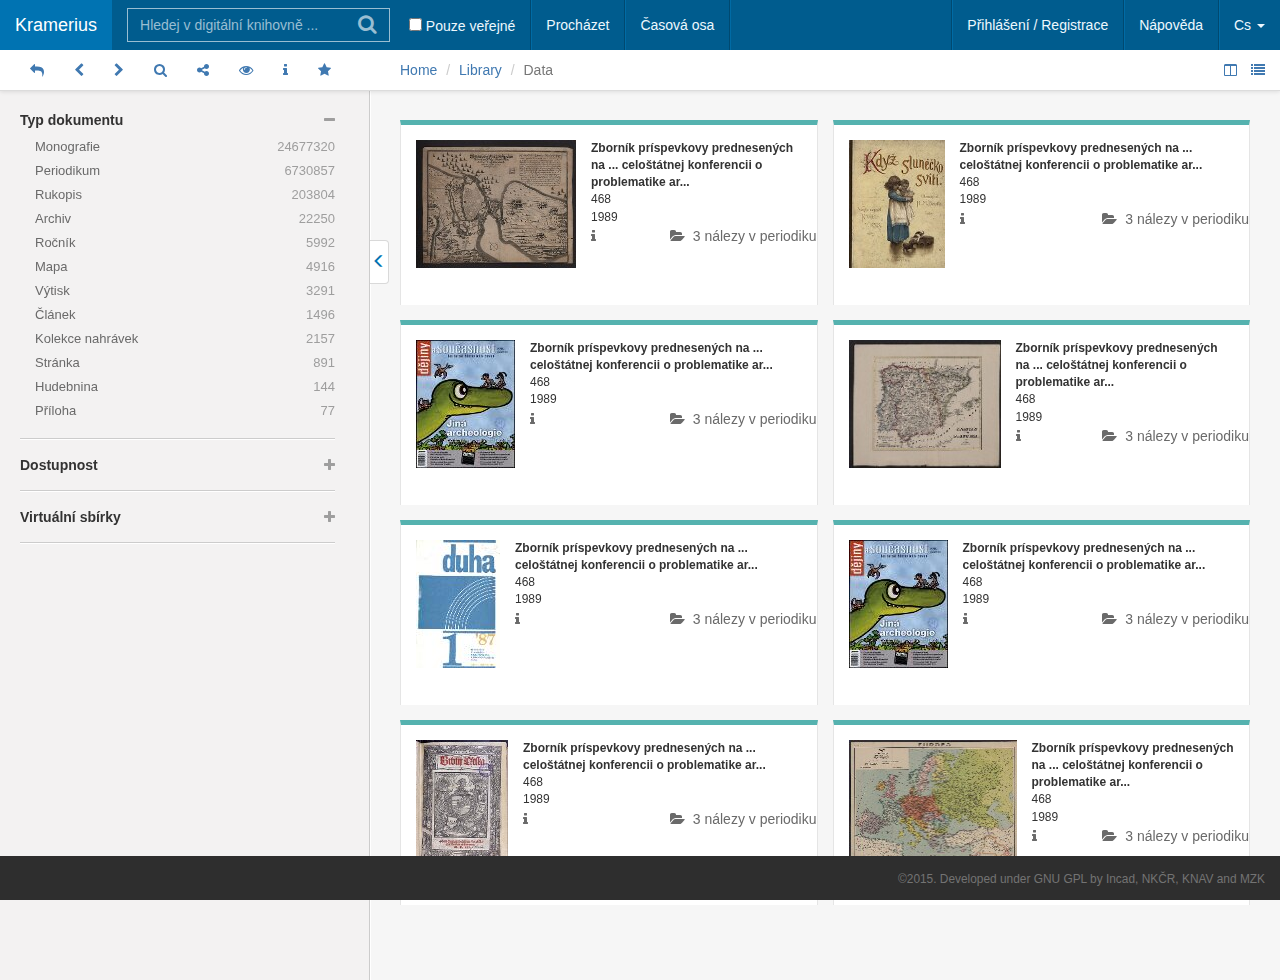
<file: client/src/main/webapp/templates/results.html>
<!DOCTYPE html>
<html lang="en">
  <head>
    <meta charset="utf-8">
    <meta http-equiv="X-UA-Compatible" content="IE=edge">
    <meta name="viewport" content="width=device-width, initial-scale=1">
    <!-- The above 3 meta tags *must* come first in the head; any other head content must come *after* these tags -->
    <meta name="description" content="">
    <meta name="author" content="">
    <link rel="icon" href="../../favicon.ico">

    <title>Kramerius</title>

    <!-- Bootstrap core CSS -->
    <link href="css/bootstrap.min.css" rel="stylesheet">
    
    <!-- Font awesome CSS -->
    <link href="css/font-awesome.min.css" rel="stylesheet">
    
    <!-- App CSS -->
    <link href="css/app.css" rel="stylesheet">
    <link href="css/app-results.css" rel="stylesheet">
    <link href="css/app-toolbar.css" rel="stylesheet">
    <link href="css/app-sidebar.css" rel="stylesheet">

    <!-- Just for debugging purposes. Don't actually copy these 2 lines! -->
    <!--[if lt IE 9]><script src="js/ie8-responsive-file-warning.js"></script><![endif]-->
    <script src="js/ie-emulation-modes-warning.js"></script>

    <!-- HTML5 shim and Respond.js for IE8 support of HTML5 elements and media queries -->
    <!--[if lt IE 9]>
      <script src="https://oss.maxcdn.com/html5shiv/3.7.2/html5shiv.min.js"></script>
      <script src="https://oss.maxcdn.com/respond/1.4.2/respond.min.js"></script>
    <![endif]-->
  </head>

  <body class="app-page-result">
    <!-- Navbar -->
    <nav class="navbar navbar-fixed-top app-navbar app-clean-border">
      <!-- Container -->
      <div class="container-fluid">
        <!-- Navbar header -->
        <div class="navbar-header">
          <button type="button" class="navbar-toggle collapsed" data-toggle="collapse" data-target="#navbar" aria-expanded="false" aria-controls="navbar">
            <span class="sr-only">Toggle navigation</span>
            <span class="icon-bar"></span>
            <span class="icon-bar"></span>
            <span class="icon-bar"></span>
          </button>
          <a class="navbar-brand app-color-white" href="index.html">Kramerius</a>
        </div><!--/.navbar header -->
        <!-- Nav -->
        <div id="navbar" class="navbar-collapse collapse">
          <!-- Form -->
          <form class="navbar-form navbar-left app-search-form app-search-form-colored">
            <div class="input-group app-clean-border">
              <input type="text" placeholder="Hledej v digitální knihovně ..." class="form-control app-clean-radius app-color-white">
              <span class="input-group-btn">
                <button type="button" class="btn btn-default app-clean-radius" onclick="location.href = 'results.html';"><i class="fa fa-search"></i></button>
              </span>
            </div>
            <div class="checkbox">
              <label>
                <input type="checkbox"> Pouze veřejné
              </label>
            </div>
          </form><!--/.form -->
          <!-- Nav left -->
          <ul class="nav navbar-nav navbar-left app-nav-pipe">
            <li><a href="browse.html">Procházet</a></li>
            <li><a href="timeline.html">Časová osa</a></li>
          </ul><!--/.nav left -->
          <!-- Nav right -->
          <ul class="nav navbar-nav navbar-right">
            <li><a href="#">Přihlášení / Registrace</a></li>
            <li><a href="#">Nápověda</a></li>
            <li class="dropdown app-navbar-item-lang">
              <a href="#" data-toggle="dropdown">Cs <span class="caret"></span></a>
              <ul class="dropdown-menu">
                <li><a href="#">En</a></li>
                <li><a href="#">Es</a></li>
                <li><a href="#">Fr</a></li>
              </ul>
            </li>
          </ul><!--/.nav right -->
        </div><!--/.nav -->
      </div><!--/.container -->
    </nav><!--/.navbar -->
    
    
    <!-- App toolbar -->
    <div class="container-fluid app-toolbar">
      <!-- Row -->
      <div class="row">
        <!-- App toolbar left -->
        <div class="app-toolbar-left">
          <ul class="nav">
            <li><a href="#" title=""><i class="fa fa-reply"></i></a></li>
            <li><a href="#" title=""><i class="fa fa-chevron-left"></i></a></li>
            <li><a href="#" title=""><i class="fa fa-chevron-right"></i></a></li>
            <li><a href="#" title=""><i class="fa fa-search"></i></a></li>
            <li><a href="#" title=""><i class="fa fa-share-alt"></i></a></li>
            <li><a href="#" title=""><i class="fa fa-eye"></i></a></li>
            <li><a href="#" title=""><i class="fa fa-info"></i></a></li>
            <li><a href="#" title=""><i class="fa fa-star"></i></a></li>
          </ul>
        </div><!--/.app toolbar left -->
        <!-- App toolbar right -->
        <div class="app-toolbar-right">
          <ol class="breadcrumb app-clean-radius app-clean-bg app-right navbar-left">
            <li><a href="#">Home</a></li>
            <li><a href="#">Library</a></li>
            <li class="active">Data</li>
          </ol>
          <ol class="breadcrumb app-clean-radius app-clean-bg app-right navbar-right">
            <li><a href="#" onclick="setItemView('col')"><i class="fa fa-columns"></i></a></li>
            <li><a href="#" onclick="setItemView('row')"><i class="fa fa-list"></i></a></li>
          </ol>
          <div class="clearfix"></div>
        </div><!--/.app toolbar right -->
      </div><!--/.row -->
    </div><!--/.app toolbar -->
    
    
    <!-- Wrapper -->
    <div id="app-wrapper">
      <!-- Sidebar -->
      <div id="app-sidebar-wrapper">
        <!-- Sidebar nav -->
        <ul class="nav app-sidebar-nav">
          <li>
            <strong>Typ dokumentu</strong><span class="app-color-gray-light app-cursor-pointer" data-toggle="collapse" data-target="#app-collapse-type"> </span>
            <ul class="list-unstyled app-color-gray collapse in" id="app-collapse-type">
              <li><a href="#">Monografie</a><span class="pull-right app-color-gray-light">24677320</span></li>
              <li><a href="#">Periodikum</a><span class="pull-right app-color-gray-light">6730857</span></li>
              <li><a href="#">Rukopis</a><span class="pull-right app-color-gray-light">203804</span></li>
              <li><a href="#">Archiv</a><span class="pull-right app-color-gray-light">22250</span></li>
              <li><a href="#">Ročník</a><span class="pull-right app-color-gray-light">5992</span></li>
              <li><a href="#">Mapa</a><span class="pull-right app-color-gray-light">4916</span></li>
              <li><a href="#">Výtisk</a><span class="pull-right app-color-gray-light">3291</span></li>
              <li><a href="#">Článek</a><span class="pull-right app-color-gray-light">1496</span></li>
              <li><a href="#">Kolekce nahrávek</a><span class="pull-right app-color-gray-light">2157</span></li>
              <li><a href="#">Stránka</a><span class="pull-right app-color-gray-light">891</span></li>
              <li><a href="#">Hudebnina</a><span class="pull-right app-color-gray-light">144</span></li>
              <li><a href="#">Příloha</a><span class="pull-right app-color-gray-light">77</span></li>
            </ul>
          </li>
          <hr />
          <li>
            <strong>Dostupnost</strong><span class="app-color-gray-light app-cursor-pointer collapsed" data-toggle="collapse" data-target="#app-collapse-avaibility"> </span>
            <ul class="list-unstyled app-color-gray collapse" id="app-collapse-avaibility">
              <li><a href="#">neveřejné</a><span class="pull-right app-color-gray-light">27811225</span></li>
              <li><a href="#">veřejné</a><span class="pull-right app-color-gray-light">3678298</span></li>
              <li><a href="#">neuvedeno</a><span class="pull-right app-color-gray-light">1</span></li>
              <li><a href="#">dostupnost.:private"</a><span class="pull-right app-color-gray-light">1</span></li>
              <li><a href="#">dostupnost.:public"</a><span class="pull-right app-color-gray-light">1</span></li>
            </ul>
          </li>
          <hr />
          <li>
            <strong>Virtuální sbírky</strong><span class="app-color-gray-light app-cursor-pointer collapsed" data-toggle="collapse" data-target="#app-collapse-virtual"> </span>
            <ul class="list-unstyled app-color-gray collapse" id="app-collapse-virtual">
              <li><a href="#">Rok smíření</a><span class="pull-right app-color-gray-light">101985</span></li>
              <li><a href="#">První světová válka</a><span class="pull-right app-color-gray-light">76876</span></li>
              <li><a href="#">Muzeum Brněnska</a><span class="pull-right app-color-gray-light">74907</span></li>
              <li><a href="#">Zednářská literatura</a><span class="pull-right app-color-gray-light">67573</span></li>
              <li><a href="#">První světová válka</a><span class="pull-right app-color-gray-light">50759</span></li>
              <li><a href="#">Komeniana</a><span class="pull-right app-color-gray-light">29964</span></li>
              <li><a href="#">Historické dokumenty</a><span class="pull-right app-color-gray-light">25831</span></li>
              <li><a href="#">Regionální muzeum v Mikulově</a><span class="pull-right app-color-gray-light">25411</span></li>
              <li><a href="#">Řemesla a dovednosti</a><span class="pull-right app-color-gray-light">7884</span></li>
              <li><a href="#">Vinařství</a><span class="pull-right app-color-gray-light">941</span></li>
              <li><a href="#">Sborníky ELAG</a><span class="pull-right app-color-gray-light">334</span></li>
              <li><a href="#">Povinná četba</a><span class="pull-right app-color-gray-light">271</span></li>
              <li><a href="#">Atlasy</a><span class="pull-right app-color-gray-light">267</span></li>
              <li><a href="#">EOD</a><span class="pull-right app-color-gray-light">171</span></li>
              <li><a href="#">Mapy</a><span class="pull-right app-color-gray-light">125</span></li>
              <li><a href="#">Academia</a><span class="pull-right app-color-gray-light">19</span></li>
              <li><a href="#">Knihy Academia</a><span class="pull-right app-color-gray-light">5</span></li>
              <li><a href="#">ANL</a><span class="pull-right app-color-gray-light">2</span></li>
            </ul>
          </li>
          <hr />
          <li class="app-sidebar-pushdown"> </li>
        </ul><!--/.sidebar nav -->
      </div><!--/.sidebar -->

      <!-- Content -->
      <div class="container-fluid">
        <!-- Row -->
        <div class="row">
          <!-- Result area -->
          <div class="app-result-container clearfix">
            <!-- Result item -->
            <div class="col-md-3 app-result-item">
              <div class="app-result-item-wrapper">
                <img class="img-responsive pull-left" src="img/thumb-1.jpg" alt="...">
                <p class="app-clean-mg app-pd-right-15">
                  <strong>Zborník príspevkovy prednesených na ... celoštátnej konferencii o problematike ar...</strong>
                  468<br /> 
                  1989
                </p>
                <div class="app-color-gray">
                  <span class="pull-left"><i class="fa fa-info app-cursor-pointer"></i></span>
                  <span class="pull-right"><i class="fa fa-folder-open app-cursor-pointer"></i>&#160;&#160;3 nálezy v periodiku</span>
                </div>
              </div>
            </div><!--/.result item -->
            
            <!-- Result item -->
            <div class="col-md-3 app-result-item">
              <div class="app-result-item-wrapper">
                <img class="img-responsive pull-left" src="img/thumb-2.jpg" alt="...">
                <p class="app-clean-mg app-pd-right-15">
                  <strong>Zborník príspevkovy prednesených na ... celoštátnej konferencii o problematike ar...</strong>
                  468<br /> 
                  1989
                </p>
                <div class="app-color-gray">
                  <span class="pull-left"><i class="fa fa-info app-cursor-pointer"></i></span>
                  <span class="pull-right"><i class="fa fa-folder-open app-cursor-pointer"></i>&#160;&#160;3 nálezy v periodiku</span>
                </div>
              </div>
            </div><!--/.result item -->
            
            <!-- Result item -->
            <div class="col-md-3 app-result-item">
              <div class="app-result-item-wrapper">
                <img class="img-responsive pull-left" src="img/thumb-3.jpg" alt="...">
                <p class="app-clean-mg app-pd-right-15">
                  <strong>Zborník príspevkovy prednesených na ... celoštátnej konferencii o problematike ar...</strong>
                  468<br /> 
                  1989
                </p>
                <div class="app-color-gray">
                  <span class="pull-left"><i class="fa fa-info app-cursor-pointer"></i></span>
                  <span class="pull-right"><i class="fa fa-folder-open app-cursor-pointer"></i>&#160;&#160;3 nálezy v periodiku</span>
                </div>
              </div>
            </div><!--/.result item -->
            
            <!-- Result item -->
            <div class="col-md-3 app-result-item">
              <div class="app-result-item-wrapper">
                <img class="img-responsive pull-left" src="img/thumb-4.jpg" alt="...">
                <p class="app-clean-mg app-pd-right-15">
                  <strong>Zborník príspevkovy prednesených na ... celoštátnej konferencii o problematike ar...</strong>
                  468<br /> 
                  1989
                </p>
                <div class="app-color-gray">
                  <span class="pull-left"><i class="fa fa-info app-cursor-pointer"></i></span>
                  <span class="pull-right"><i class="fa fa-folder-open app-cursor-pointer"></i>&#160;&#160;3 nálezy v periodiku</span>
                </div>
              </div>
            </div><!--/.result item -->
            
            <!-- Result item -->
            <div class="col-md-3 app-result-item">
              <div class="app-result-item-wrapper">
                <img class="img-responsive pull-left" src="img/thumb-5.jpg" alt="...">
                <p class="app-clean-mg app-pd-right-15">
                  <strong>Zborník príspevkovy prednesených na ... celoštátnej konferencii o problematike ar...</strong>
                  468<br /> 
                  1989
                </p>
                <div class="app-color-gray">
                  <span class="pull-left"><i class="fa fa-info app-cursor-pointer"></i></span>
                  <span class="pull-right"><i class="fa fa-folder-open app-cursor-pointer"></i>&#160;&#160;3 nálezy v periodiku</span>
                </div>
              </div>
            </div><!--/.result item -->
            
            <!-- Result item -->
            <div class="col-md-3 app-result-item">
              <div class="app-result-item-wrapper">
                <img class="img-responsive pull-left" src="img/thumb-6.jpg" alt="...">
                <p class="app-clean-mg app-pd-right-15">
                  <strong>Zborník príspevkovy prednesených na ... celoštátnej konferencii o problematike ar...</strong>
                  468<br /> 
                  1989
                </p>
                <div class="app-color-gray">
                  <span class="pull-left"><i class="fa fa-info app-cursor-pointer"></i></span>
                  <span class="pull-right"><i class="fa fa-folder-open app-cursor-pointer"></i>&#160;&#160;3 nálezy v periodiku</span>
                </div>
              </div>
            </div><!--/.result item -->
            
            <!-- Result item -->
            <div class="col-md-3 app-result-item">
              <div class="app-result-item-wrapper">
                <img class="img-responsive pull-left" src="img/thumb-7.jpg" alt="...">
                <p class="app-clean-mg app-pd-right-15">
                  <strong>Zborník príspevkovy prednesených na ... celoštátnej konferencii o problematike ar...</strong>
                  468<br /> 
                  1989
                </p>
                <div class="app-color-gray">
                  <span class="pull-left"><i class="fa fa-info app-cursor-pointer"></i></span>
                  <span class="pull-right"><i class="fa fa-folder-open app-cursor-pointer"></i>&#160;&#160;3 nálezy v periodiku</span>
                </div>
              </div>
            </div><!--/.result item -->
            
            <!-- Result item -->
            <div class="col-md-3 app-result-item">
              <div class="app-result-item-wrapper">
                <img class="img-responsive pull-left" src="img/thumb-8.jpg" alt="...">
                <p class="app-clean-mg app-pd-right-15">
                  <strong>Zborník príspevkovy prednesených na ... celoštátnej konferencii o problematike ar...</strong>
                  468<br /> 
                  1989
                </p>
                <div class="app-color-gray">
                  <span class="pull-left"><i class="fa fa-info app-cursor-pointer"></i></span>
                  <span class="pull-right"><i class="fa fa-folder-open app-cursor-pointer"></i>&#160;&#160;3 nálezy v periodiku</span>
                </div>
              </div>
            </div><!--/.result item -->
            
                  
            <!-- Sidebar btn -->
            <a href="#app-btn-sidebar-toggle" class="btn app-sidebar-btn" id="app-btn-sidebar-toggle" title="Skryt sidebar">
              <span> </span>
            </a><!--/.sidebar btn -->
            
            <!-- Push down -->
            <div class="col-md-12 app-result-pushdown"> </div><!--/.push down -->
          </div><!--/.result area -->
        </div><!--/.row -->
      </div><!--/.content -->
    </div><!--/.wrapper -->

    
    <!-- Footer -->
    <footer class="footer">
      <div class="container-fluid">
        <p class="navbar-text navbar-right">
          <small>©2015. Developed under GNU GPL by Incad, NKČR, KNAV and MZK</small>
        </p>
      </div>
    </footer><!--/.footer -->


    <!-- Bootstrap core JavaScript
    ================================================== -->
    <!-- Placed at the end of the document so the pages load faster -->
    <script src="js/jquery.min.js"></script>
    <script src="js/bootstrap.min.js"></script>
    <!-- IE10 viewport hack for Surface/desktop Windows 8 bug -->
    <script src="js/ie10-viewport-bug-workaround.js"></script>
    
    <!-- Custom js -->
    <script>
      // Sidebar toggle script
      $("#app-btn-sidebar-toggle").click(function(e) {
        e.preventDefault();
        $("#app-wrapper").toggleClass("toggled");
      });
      
      // View of result items
      function setItemView(state) {
        if(state == 'row'){
          $('.app-result-container .app-result-item').addClass('app-result-item-row');
        }
        else {
          $('.app-result-container .app-result-item').removeClass('app-result-item-row');
        }
      }
      
      // Footerbar - collapse modification
      $('.app-footerbar-btn').on('click',function(){
        var isActive = $(this).parent().hasClass('active'); // set var to recognize if the parent element contains class 'active'
        $('.app-footerbar').collapse('hide'); // hide when some other element is collapsed
        $('.app-footerbar-btn').parent().removeClass('active'); // remove class 'active' from all parent elements 
        if(!isActive){ // condition for adding class 'active' to the parent element
          $(this).parent().addClass('active');
        }
      })
    </script>
  </body>
</html>
</file>
<file: templates/css/app.css>
/*** ---/ GENERAL STYLES /--- ***/
.carousel-inner .active.left { left: -25%; }
.carousel-inner .next        { left:  25%; }
.carousel-inner .prev		 { left: -25%; }
.carousel-control 			 { width:  4%; }
.carousel-control.left,.carousel-control.right {margin-left:15px;background-image:none;}


html {
  position: relative;
  /*min-height: 100%;*/
  height: 100%;
}

body {
  background-color: #f6f6f6;
  /* Margin bottom by footer height */
  /*margin-bottom: 60px;*/
  padding-top: 50px;
  height: 100%;
}


/*** General ***/
h1, h2, h3, h4, h5, h6 {
  margin: 0 0 5px 0;
}

a {
  color: #4079b1;
}

mark {
  font-weight: bold;
}


/*** Cleaners ***/
.app-clean-container {
  padding-left: 0;
  padding-right: 0;
}

.app-clean-radius,
.app-clean-radius > li > a {
  border-radius: 0 !important;
}

.app-clean-border,
.app-clean-border > li > a {
  border: 0;
}

.app-clean-mg {
  margin: 0;
}

.app-clean-mg-left {
  margin-left: 0;
}

.app-clean-bg {
  background-color: transparent;
}

.app-clean-pd {
  padding: 0;
}


/*** mg / pd ***/
.app-pd-right-15 {
  padding-right: 15px;
}

.app-pd-left-15 {
  padding-left: 15px;
}


/*** Colors ***/
.app-color-white,
.app-color-white a {
  color: #fff !important;
}

.app-color-white:hover,
.app-color-white a:hover {
  color: #b9dcef;
}

.app-color-gray,
.app-color-gray a {
  color: #6a6a6a !important;
}

.app-color-gray-light,
.app-color-gray-light a {
  color: #9e9e9e !important;
}

.app-color-black,
.app-color-black a {
  color: #333 !important;
}


/*** Others ***/
.app-cursor-pointer {
  cursor: pointer;
}

.app-va-md {
  vertical-align: middle;
}

.app-display-block {
  display: block;
}

.dropdown-menu {
  border-top: 0;
}


/*** Wrapper ***/
#app-wrapper {
  position: relative;
  padding-left: 0;
}


/*** Navbar ***/
.app-navbar {
  background-color: #005c8e;
}

.app-navbar, 
.app-navbar a {
  color: #edf8fe;
}

.app-navbar .nav a {
	position: relative;
}

.app-navbar .nav li.active {
  background-color: #005782;
}

.app-navbar .nav > li > a:hover,
.app-navbar .nav > li > a:focus {
  background-color: #006698; 
}

.app-navbar .open > a, /* dropdown action */ 
.app-navbar .open > a:focus, 
.app-navbar .open > a:hover {
  background-color: #005782 !important;
  border-left-color: #004970;
}

.app-navbar .navbar-toggle {
  margin-right: 5px;
}

.app-navbar .navbar-toggle .icon-bar {
  background-color: #fff;
}

.app-navbar .navbar-collapse {
  border-top: 0;
  max-height: inherit;
}

.app-navbar-item-lang .dropdown-menu {
  min-width: 70px;
}

.navbar-brand {
  background-color: #0073b2;
}


/*** Search form ***/
.app-search-form .form-control,
.app-search-form .btn {
  box-shadow: none;
}

.app-search-form .btn {
  padding: 5px 12px;
}

.app-search-form .btn .fa {
  font-size: 20px;
  font-weight: 100;
}

.app-search-form .btn {
  border-left: 0;
  box-shadow: none;
}


/*** Search form colored ***/
.app-search-form-colored .form-control,
.app-search-form-colored .btn {
  border-color: #99bed2;
  background-color: #005c8e;
  color: #99bed2;
}

.app-search-form-colored .form-control::-webkit-input-placeholder { color: #99bed2; } /* Safari, Chrome and Opera */
.app-search-form-colored .form-control:-moz-placeholder { color: #99bed2; } /* Firefox 18- */
.app-search-form-colored .form-control::-moz-placeholder { color: #99bed2; } /* Firefox 19+ */
.app-search-form-colored .form-control:-ms-input-placeholder { color: #99bed2; } /* IE 10+ */
.app-search-form-colored .form-control::-ms-input-placeholder { color: #99bed2; } /* Edge */
.app-search-form-colored .form-control:placeholder-shown { color: #99bed2; } /* Standard one last! */


/*** Footer ***/
.footer {
  position: fixed;
  bottom: 0;
  width: 100%;
  /* Set the fixed height of the footer here */
  background-color: #2e2e2e;
  z-index: 1000;
}

footer .nav > li > a {
  padding-top: 12px;
  padding-bottom: 12px;
  color: #cfcfcf;
}

footer .nav > li.active,
footer .nav > li > a:focus {
  background-color: #242424; 
}

footer .nav > li > a:hover {
  background-color: #3b3b3b; 
}

footer .navbar-text {
  margin-top: 12px;
  margin-bottom: 12px;
  margin-right: 15px;
  color: #737373;
}


/************************/
/**** MEDIA QUERIES ****/
/************************/

/*** Min 768 ***/
@media (min-width: 768px) {
  .app-navbar .checkbox {
    margin-left: 15px;  
  }
  .navbar-form .input-group > .form-control {
    width: 220px;
  }
  .app-navbar .nav > li > a {
    border-left: 1px solid #004970;
    box-shadow: 1px 0 0 #006ba5 inset;
  }
  .app-navbar .nav li.active:after {
    content: '';
    display: block;  
    position: absolute;
    margin-left: -7px;
    left: 50%;
    top: 36px;
    width: 0;
    height: 0;
    border-bottom: 7px solid #F6F6F6;
    border-top: 7px solid transparent;
    border-left: 7px solid transparent;
    border-right: 7px solid transparent;
  }
  .app-nav-pipe {
    border-right: 1px solid #006ba5;
    box-shadow: -1px 0 0 #004970 inset;
    padding-right: 1px;
  }
  footer .nav > li > a {
    border-right: 1px solid #4b4a4a;
    box-shadow:  -1px 0 0 #111111 inset;
  }
  footer .nav li.active:after {
    content: '';
    display: block;  
    position: absolute;
    margin-left: -7px;
    left: 50%;
    top: 0;
    width: 0;
    height: 0;
    border-top: 7px solid #fff;
    border-bottom: 7px solid transparent;
    border-left: 7px solid transparent;
    border-right: 7px solid transparent;
  }
  footer .container-fluid {
    padding-left: 0;
    padding-right: 0;
  }
}

/*** Max 767 ***/
@media (max-width: 767px) {
  .app-navbar .navbar-form {
    box-shadow: none;
    border-bottom: 1px solid #176B98;
  }
  .app-navbar .dropdown-menu > li > a {
    color: #99bed2;
  }
  .app-navbar .dropdown-menu > li > a:hover,
  .app-navbar .dropdown-menu > li > a:focus {
    background-color: #006698;
  }
}

/*** Max 1090 and Min 768 ***/
@media (max-width: 1090px) and (min-width: 768px) {
  .app-page-result .app-navbar .navbar-right {
    display: none;
  }
}
</file>
<file: templates/css/app-home.css>
/*** ---/ HOME STYLES /--- ***/

body {
  background-image: url(../img/bg-img-design-2.png);
 /* background-repeat: no-repeat;
  background-color: #000;*/
}

/*** Home dialog ***/
.app-home-dialog {
  width: 700px;
  padding: 30px;
  background-color: #fff;
  box-shadow: 0 6px 12px rgba(0, 0, 0, 0.176);
  border-radius: 0 0 4px 4px;
}

/*** Img desc ***/
.app-img-desc {
  margin-top: 30px;
  background-color: #000;
  border-radius: 4px;
  zoom: 1;
	filter: alpha(opacity=70);
	opacity: 0.7;
}

.app-img-desc h4 {
  padding: 20px;
  font-family: 'Lato', sans-serif;
  font-weight: 100;
  line-height: 24px;
}


/************************/
/**** MEDIA QUERIES ****/
/************************/

/*** Min 768 ***/
@media (min-width: 768px) {
 .app-img-desc {
    width: 500px;
  }
}

/*** Max 767 ***/
@media (max-width: 767px) {
  .app-home-dialog {
    width: 100%;
  }
  .app-home-dialog .checkbox {
    margin-bottom: 0;
  }
  .app-home-dialog hr,
  .app-home-dialog p {
    display: none !important;
  }
}

/*** Min 1650 ***/
@media (min-width: 1650px) {
  /*.app-img-desc {
    position: absolute;
    right: 30px;
    bottom: 0;
  }*/
}
</file>
<file: templates/css/app-sidebar-home.css>
/*** ---/ SIDEBAR STYLES /--- ***/

/*** Wrapper ***/
#app-wrapper {
  -webkit-transition: all 0.5s ease;
  -moz-transition: all 0.5s ease;
  -o-transition: all 0.5s ease;
  transition: all 0.5s ease;
}

#app-wrapper > .container-fluid {
  padding-bottom: 60px; /* pusher for footer ***/
  height: 100%;
}

#app-wrapper.toggled {
  padding-right: 370px;
}

/*** Sidebar ***/
#app-sidebar-wrapper {
  z-index: 100;
  position: fixed;
  right: 370px;
  width: 0;
  height: 100%;
  margin-right: -370px;
  overflow-x: hidden;
  overflow-y: auto; /* Scrollable contents if viewport is shorter than content. */
  background-color: #f3f2f2;
  -webkit-transition: all 0.5s ease;
  -moz-transition: all 0.5s ease;
  -o-transition: all 0.5s ease;
  transition: all 0.5s ease;
  box-shadow: 0 1px 24px rgba(0, 0, 0, 0.4);
  border-left: 1px solid #cccccc;
}

#app-wrapper.toggled #app-sidebar-wrapper {
  width: 370px;
  -ms-overflow-style: none; /* IE fix behavior of scrollbar */
}

/*** Sidebar nav ***/
.app-sidebar-nav {
  position: absolute;
  top: 20px;
  left: 20px;
  width: 315px;
}

.app-sidebar-nav > hr {
  border-top: 1px solid #cccccc;
  border-bottom: 1px solid #fff;
  margin: 15px 0 15px 0;
}

.app-sidebar-nav > li > ul {
  padding-top: 5px;
  font-size: 13px;
  line-height: 24px;
  margin-left: 15px;
}

.app-sidebar-nav > li ul > li > span {
  font-size: 13px;
}

.app-sidebar-nav > li > span:after {
  font-family: FontAwesome;
  cursor: pointer;
  content: "\f068";
  float: right;
}

.app-sidebar-nav > li > span.collapsed:after {
  content: "\f067";
}

/*** Sidebar btn ***/
.app-sidebar-btn {
  display: block;
  position: absolute;
  padding: 10px 2px;
  top:150px;
  right: 0;
  z-index: 1001;
  background-color: #ffffff;
  border-top-right-radius: 0;
  border-bottom-right-radius: 0;
  border: 1px solid #d9d9d9;
  border-right: 0;
 /*-webkit-box-shadow: -15px 0 10px -12px #333;
  box-shadow: -2px 0 8px -3px silver;*/
  color: #0073B2;
}

#app-wrapper .app-sidebar-btn span:after {
  font-family: "Glyphicons Halflings";
  content:"\e258";
}

#app-wrapper.toggled .app-sidebar-btn span:after {
  content:"\e257";
}

.app-sidebar-pushdown {
  height: 100px;
}


/************************/
/**** MEDIA QUERIES *****/
/************************/

/*** Min 1110 ***/
@media(min-width:1110px) {
  #app-wrapper {
    padding-right: 370px;
  }
  #app-wrapper.toggled {
    padding-right: 0;
  }
  #app-sidebar-wrapper {
    width: 370px;
  }
  #app-wrapper.toggled #app-sidebar-wrapper {
    width: 0;
  }
}

/*** Max 1110 ***/
@media(max-width:1110px) {
  #app-wrapper .app-sidebar-btn span:after {
    content:"\e257";
  }
  #app-wrapper.toggled .app-sidebar-btn span:after {
    content:"\e258" !important;
  }
  #app-wrapper.toggled #app-sidebar-wrapper { /* IE fix behavior of scrollbar */
    -ms-overflow-style: scrollbar;
  }
  #app-wrapper #app-sidebar-wrapper { /* IE fix behavior of scrollbar */
    -ms-overflow-style: none;
  }
}
</file>
<file: templates/css/app-footerbar.css>
/*** ---/ FOOTERBAR STYLES /--- ***/

/*** Footerbar ***/
.app-footerbar {
  position: absolute;
  left: 0;
  bottom: 44px;
  width: 100%;
  z-index: 1002;
  background-color: #fff;
  box-shadow: 0 -1px 4px rgba(0, 0, 0, 0.100);
}

.app-footerbar img {
  padding-top: 15px;
  padding-bottom: 15px;
}

.app-footerbar span + span > a {
  padding-left: 15px;
}


/************************/
/**** MEDIA QUERIES ****/
/************************/

/*** Max 767 ***/
@media (max-width: 767px) {
  footer .navbar-nav,
  .app-footerbar {
    display: none !important;
  }
}
</file>
<file: templates/css/app-results.css>
/*** ---/ RESULTS STYLES /--- ***/

/*** Placeholder of search box ***/
.app-color-placeholder::-webkit-input-placeholder { color: #99bed2; } /* Safari, Chrome and Opera */
.app-color-placeholder:-moz-placeholder { color: #99bed2; } /* Firefox 18- */
.app-color-placeholder::-moz-placeholder { color: #99bed2; } /* Firefox 19+ */
.app-color-placeholder:-ms-input-placeholder { color: #99bed2; } /* IE 10+ */
.app-color-placeholder::-ms-input-placeholder { color: #99bed2; } /* Edge */
.app-color-placeholder:placeholder-shown { color: #99bed2; } /* Standard one last! */


/*** Search form ***/
.app-search-form .form-control,
.app-search-form .btn {
  border-color: #99bed2;
  background-color: #005c8e;
  color: #99bed2;
}


/*** Toolbar ***/
.app-toolbar {
  position: relative;
  z-index: 1;
  background: #fff;
  border-bottom: 1px solid #DCDCDC;
  box-shadow: 0 1px 4px rgba(0, 0, 0, 0.100);
}

.app-toolbar-left {
  display: none;
  width: 370px;
  float: left;
  margin-left: 15px;
}

.app-toolbar-left .nav > li {
  float: left;
}

.app-toolbar-right .breadcrumb {
  margin: 0 !important;
  padding: 10px 15px;
}

.app-toolbar-right .breadcrumb.navbar-right > li + li:before {
  content: "";
}


/*** Results ***/
.app-result-container {
  padding: 30px 15px 0 30px;
  position: relative;
}

.app-result-item {
  padding-left: 0;
}

.app-result-item-row {
  width: 100% !important;
}

.app-result-item-wrapper {
  position: relative;
  min-height: 185px;
  margin-bottom: 15px;
  padding: 15px 0 30px 15px;
  border-top: 5px solid #55b2af;
  border-left: 1px solid #e5e5e5;
  border-right: 1px solid #e5e5e5;
  background-color: #fff;
}

.app-result-item-wrapper > p {
  font-size: 12px;
}

.app-result-item-wrapper > p > strong {
  display: block;
}

.app-result-item-wrapper > img {
  padding: 0 15px 15px 0;
}

.app-result-item-wrapper > div {
  display: block;
  position: absolute;
  left: 0;
  bottom: 0;
  width: 100%;
  background-color: #e5e5e5;
  padding: 3px 15px 3px 15px;
  font-size: 11px;
}


/************************/
/**** MEDIA QUERIES ****/
/************************/

/*** Min 768 ***/
@media (min-width: 768px) {
  .app-toolbar-left {
    display: block;
  }
  .app-toolbar-right {
    margin-left: 370px;
  }
}

/*** Max 767 ***/
@media (max-width: 767px) {
  .app-navbar .navbar-form {
    border-bottom: none;
    margin-top: 0;
    padding: 15px 15px 5px 15px;
    background-color: #0073B2;
  }
  .app-toolbar-right .breadcrumb.navbar-left {
    float: left;
  }
  .app-toolbar-right .breadcrumb.navbar-right {
    float: right;
  }
}

/*** Max 1090 and Min 768 ***/
@media (max-width: 1090px) and (min-width: 768px) {
  .app-navbar .navbar-right {
    display: none;
  }
}

/*** Resize behavior of the result item  ***/
@media (max-width: 1760px) {
  .app-result-item {
    width: 33.3333%;
  }
}

@media (max-width: 1430px) {
  .app-result-item {
    width: 50%;
  }
}

@media (max-width: 1090px) {
  .app-result-item {
    width: 100%;
  }
}


/*** Commented styles to delete ***/
/*.app-toolbar-left .nav > li + li > a {
  border-left: 1px solid #F3F2F2;
}

.app-toolbar-left .nav > li > a {
  padding-left: 0;
  padding-right: 8px;
  
}

.app-toolbar-left .nav > li + li > a:before {
  color: #ccc;
  content: "| ";
  padding-right: 5px;
}*/
</file>
<file: templates/css/app-sidebar.css>
/*** ---/ SIDEBAR STYLES /--- ***/

/*** Wrapper ***/
#app-wrapper {
  -webkit-transition: all 0.5s ease;
  -moz-transition: all 0.5s ease;
  -o-transition: all 0.5s ease;
  transition: all 0.5s ease;
  padding-top: 40px;
}

#app-wrapper > .container-fluid {
  /*padding-bottom: 60px;*/ /* pusher for footer ***/
  height: 100%;
}

#app-wrapper.toggled {
  padding-left: 370px;
}

/*** Sidebar ***/
#app-sidebar-wrapper {
  z-index: 0;
  position: fixed;
  left: 370px;
  width: 0;
  height: 100%;
  margin-left: -370px;
  overflow-x: hidden;
  overflow-y: auto; /* Scrollable contents if viewport is shorter than content. */
  background-color: #f3f2f2;
  -webkit-transition: all 0.5s ease;
  -moz-transition: all 0.5s ease;
  -o-transition: all 0.5s ease;
  transition: all 0.5s ease;
  border-right: 1px solid #cccccc;
  box-shadow: 1px 0 0 #fff;
}

#app-wrapper.toggled #app-sidebar-wrapper {
  width: 370px;
  -ms-overflow-style: none; /* IE fix behavior of scrollbar */
}

/*** Sidebar nav ***/
.app-sidebar-nav {
  position: absolute;
  top: 20px;
  left: 20px;
  width: 315px;
}

.app-sidebar-nav > hr {
  border-top: 1px solid #cccccc;
  border-bottom: 1px solid #fff;
  margin: 15px 0 15px 0;
}

.app-sidebar-nav > li > ul {
  padding-top: 5px;
  font-size: 13px;
  line-height: 24px;
  margin-left: 15px;
}

.app-sidebar-nav > li ul > li > span {
  font-size: 13px;
}

.app-sidebar-nav > li > span:after {
  font-family: FontAwesome;
  cursor: pointer;
  content: "\f068";
  float: right;
}

.app-sidebar-nav > li > span.collapsed:after {
  content: "\f067";
}

/*** Sidebar btn ***/
.app-sidebar-btn {
  display: block;
  position: absolute;
  padding: 10px 2px;
  top:150px;
  left: 0;
  z-index: 1001;
  background-color: #ffffff;
  border-top-left-radius: 0;
  border-bottom-left-radius: 0;
  border: 1px solid #d9d9d9;
  border-left: 0;
 /*-webkit-box-shadow: -15px 0 10px -12px #333;
  box-shadow: -2px 0 8px -3px silver;*/
  color: #0073B2;
}

#app-wrapper .app-sidebar-btn span:after {
  font-family: "Glyphicons Halflings";
  content:"\e257";
}

#app-wrapper.toggled .app-sidebar-btn span:after {
  content:"\e258";
}

.app-sidebar-pushdown {
  height: 150px;
}


/************************/
/**** MEDIA QUERIES *****/
/************************/

/*** Min 768 ***/
@media(min-width:768px) {
  #app-wrapper {
    padding-left: 370px;
  }
  #app-wrapper.toggled {
    padding-left: 0;
  }
  #app-sidebar-wrapper {
    width: 370px;
  }
  #app-wrapper.toggled #app-sidebar-wrapper {
    width: 0;
  }
}

/*** Max 768 ***/
@media(max-width:768px) {
  #app-wrapper .app-sidebar-btn span:after {
    content:"\e258";
  }
  #app-wrapper.toggled .app-sidebar-btn span:after {
    content:"\e257" !important;
  }
  #app-wrapper.toggled #app-sidebar-wrapper { /* IE fix behavior of scrollbar */
    -ms-overflow-style: scrollbar;
  }
  #app-wrapper #app-sidebar-wrapper { /* IE fix behavior of scrollbar */
    -ms-overflow-style: none;
  }
}
</file>
<file: templates/css/app-collection.css>
/*** ---/ COLLECTION STYLES /--- ***/


/*** Timeline wrapper ***/
.app-timeline {
  padding: 30px;
  height: calc(100% - 70px);
  position: relative;
  overflow: hidden;
}

.app-timeline-row {
  width: 80%;
  position: relative;
  height: 185px;
  margin-bottom: 15px;
  background-color: re;
}

.app-timeline > .app-timeline-row > .app-timeline-scroller {
  height: 185px;
  white-space: nowrap;
  overflow: hidden;
  margin: 0 62px 0 82px;
}


/*** Timeline btn ***/
.app-timeline-btn {
  background-color: #6e6d6d;
  color: #ffffff;
  cursor: pointer;
  width: 185px;
  height: 60px;
  padding: 8px 10px;
  position: absolute;
  top: 62px;
  -webkit-transform: rotate(-90deg); 
  -moz-transform: rotate(-90deg); 
  -ms-transform: rotate(-90deg); 
  -o-transform: rotate(-90deg); 
}

.app-timeline-btn-group-left > i,
.app-timeline-btn-group-right > i {
  display: block;
  position: absolute;
  top: 70px;
}

.app-timeline-btn-group-left > i {
  left: 65px;
}

.app-timeline-btn-group-right > i {
  right: 45px;
}

.app-timeline-btn-group-left > .app-timeline-btn  {
  left: -63px;
}

.app-timeline-btn-group-right > .app-timeline-btn {
  height: 40px;
  top: 72px;
  right: -72px;
  font-size: 18px;
}


/*** Timeline item ***/
.app-timeline-item {
  white-space: normal;
  display: inline-block;
  position: relative;
  min-height: 185px;
  border-top: 5px solid #55b2af;
  background-color: #fff;
  padding: 15px 0 0 15px;
  width: 20%;
  margin-right: 10px;
}

.app-timeline-item:before {
  content: '';
  position: absolute;
  top: 0px;
  left: 0px;
  right: 0px;
  bottom: 0px;
  border-left: 1px solid #e5e5e5;
  border-right: 1px solid #e5e5e5;
}

.app-timeline-item > p {
  font-size: 12px;
  max-height: 128px;
}

.app-timeline-item > p > strong {
  display: block;
}

.app-timeline-item > img {
  padding: 0 15px 15px 0;
}

.app-timeline-item > .app-timeline-item-info {
  display: block;
  position: absolute;
  left: 0;
  bottom: 0;
  width: 100%;
  background-color: #e5e5e5;
  padding: 3px 15px 3px 15px;
  font-size: 11px;
}


/*** Vertical nav ***/
.app-timeline-btn-up {
  position: absolute;
  top: 30px;
  right: 30px;
}

.app-timeline-btn-down {
  position: absolute;
  bottom: 0px;
  right: 30px;
}


/************************/
/**** MEDIA QUERIES ****/
/************************/
 
/* Custom, iPhone Retina */
@media only screen and (min-width : 320px) {
  .app-timeline-row {
    width: 85%;
  }
}

/* Extra Small Devices, Phones */
@media only screen and (min-width : 480px) {
 .app-timeline-row {
    width: 90%;
  }
}

/* Small Devices, Tablets */
@media only screen and (min-width : 768px) {
  .app-timeline-row {
    width: 94%;
  }
}

/* Medium Devices, Desktops */
@media only screen and (min-width : 992px) {
  .app-timeline-row {
    width: 95%;
  }
}

/* Large Devices, Wide Screens */
@media only screen and (min-width : 1200px) {
  .app-timeline-row {
    width: 97%;
  }
}
</file>
<file: templates/css/app-toolbar.css>
/*** ---/ APP TOOLBAR STYLES /--- ***/

/*** Toolbar ***/
.app-toolbar {
  position: fixed;
  width: 100%;
  z-index: 1;
  background: #fff;
  border-bottom: 1px solid #DCDCDC;
  box-shadow: 0 1px 4px rgba(0, 0, 0, 0.100);
}

.app-toolbar-left {
  display: none;
  width: 370px;
  float: left;
  margin-left: 15px;
}

.app-toolbar-left .nav > li {
  float: left;
}

.app-toolbar-right .breadcrumb {
  margin: 0 !important;
  padding: 10px 15px;
}

.app-toolbar-right .breadcrumb.navbar-right > li + li:before {
  content: "";
}



/************************/
/**** MEDIA QUERIES ****/
/************************/

/*** Min 768 ***/
@media (min-width: 768px) {
  .app-toolbar-left {
    display: block;
  }
  .app-toolbar-right {
    margin-left: 370px;
  }
}

/*** Max 767 ***/
@media (max-width: 767px) {
  .app-toolbar-right .breadcrumb.navbar-left {
    float: left;
  }
  .app-toolbar-right .breadcrumb.navbar-right {
    float: right;
  }
}
</file>
<file: templates/css/app-timeline.css>
/*** ---/ TIMELINE STYLES /--- ***/


/*** Content wrapper ***/
.app-content-wrapper {
  padding: 30px;
  height: 650px;
  height: calc(100% - 270px);
  position: relative;
  overflow: hidden;
}

.app-timeline-row {
  width: 80%;
  position: relative;
  height: 185px;
  margin-bottom: 15px;
}

.app-timeline-scroller {
  height: 185px;
  white-space: nowrap;
  overflow: hidden;
  margin: 0 55px;
}


/*** Timeline btn ***/
.app-timeline-btn {
  background-color: #6e6d6d;
  color: #ffffff;
  cursor: pointer;
  width: 185px;
  height: 40px;
  padding: 8px 10px;
  position: absolute;
  top: 72px;
  -webkit-transform: rotate(-90deg); 
  -moz-transform: rotate(-90deg); 
  -ms-transform: rotate(-90deg); 
  -o-transform: rotate(-90deg); 
  font-size: 18px;
}

.app-timeline-btn-group-left > i,
.app-timeline-btn-group-right > i {
  display: block;
  position: absolute;
  top: 70px;
}

.app-timeline-btn-group-left > i {
  left: 15px;
}

.app-timeline-btn-group-right > i {
  right: 15px;
}

.app-timeline-btn-group-left > .app-timeline-btn  {
  left: -73px;
}

.app-timeline-btn-group-right > .app-timeline-btn {
  right: -72px;
}


/*** Timeline item ***/
.app-timeline-item {
  white-space: normal;
  display: inline-block;
  position: relative;
  min-height: 185px;
  border-top: 5px solid #55b2af;
  background-color: #fff;
  padding: 15px 0 0 15px;
  width: 20%;
  margin-right: 10px;
}

.app-timeline-item:before {
  content: '';
  position: absolute;
  top: 0px;
  left: 0px;
  right: 0px;
  bottom: 0px;
  border-left: 1px solid #e5e5e5;
  border-right: 1px solid #e5e5e5;
}

.app-timeline-item > p {
  font-size: 12px;
  max-height: 128px;
}

.app-timeline-item > p > strong {
  display: block;
}

.app-timeline-item > img {
  padding: 0 15px 15px 0;
}

.app-timeline-item > .app-timeline-item-info {
  display: block;
  position: absolute;
  left: 0;
  bottom: 0;
  width: 100%;
  background-color: #e5e5e5;
  padding: 3px 15px 3px 15px;
  font-size: 11px;
}


/*** Vertical nav ***/
.app-timeline-btn-up {
  position: absolute;
  top: 30px;
  right: 30px;
}

.app-timeline-btn-down {
  position: absolute;
  bottom: 0px;
  right: 30px;
}


/*** Timeline bar ***/
.app-timeline-bar {
  position: absolute;
  height: 200px;
  left: 0;
  bottom: 44px;
  width: 100%;
  z-index: 1002;
  background-color: #fff;
  box-shadow: 0 -1px 4px rgba(0, 0, 0, 0.100);
}


/************************/
/**** MEDIA QUERIES ****/
/************************/
 
/* Custom, iPhone Retina */
@media only screen and (min-width : 320px) {
  .app-timeline-row {
    width: 85%;
  }
}

/* Extra Small Devices, Phones */
@media only screen and (min-width : 480px) {
 .app-timeline-row {
    width: 90%;
  }
}

/* Small Devices, Tablets */
@media only screen and (min-width : 768px) {
  .app-timeline-row {
    width: 94%;
  }
}

/* Medium Devices, Desktops */
@media only screen and (min-width : 992px) {
  .app-timeline-row {
    width: 95%;
  }
}

/* Large Devices, Wide Screens */
@media only screen and (min-width : 1200px) {
  .app-timeline-row {
    width: 97%;
  }
}
</file>
<file: client/src/main/webapp/templates/css/app.css>
/*** ---/ GENERAL STYLES /--- ***/
.carousel-inner .active.left { left: -25%; }
.carousel-inner .next        { left:  25%; }
.carousel-inner .prev		 { left: -25%; }
.carousel-control 			 { width:  4%; }
.carousel-control.left,.carousel-control.right {margin-left:15px;background-image:none;}


html {
  position: relative;
  /*min-height: 100%;*/
  height: 100%;
}

body {
  background-color: #f6f6f6;
  /* Margin bottom by footer height */
  /*margin-bottom: 60px;*/
  padding-top: 50px;
  height: 100%;
}


/*** General ***/
h1, h2, h3, h4, h5, h6 {
  margin: 0 0 5px 0;
}

a {
  color: #4079b1;
}

mark {
  font-weight: bold;
}


/*** Cleaners ***/
.app-clean-container {
  padding-left: 0;
  padding-right: 0;
}

.app-clean-radius,
.app-clean-radius > li > a {
  border-radius: 0 !important;
}

.app-clean-border,
.app-clean-border > li > a {
  border: 0;
}

.app-clean-mg {
  margin: 0;
}

.app-clean-mg-left {
  margin-left: 0;
}

.app-clean-bg {
  background-color: transparent;
}

.app-clean-pd {
  padding: 0;
}


/*** mg / pd ***/
.app-pd-right-15 {
  padding-right: 15px;
}

.app-pd-left-15 {
  padding-left: 15px;
}


/*** Colors ***/
.app-color-white,
.app-color-white a {
  color: #fff !important;
}

.app-color-white:hover,
.app-color-white a:hover {
  color: #b9dcef;
}

.app-color-gray,
.app-color-gray a {
  color: #6a6a6a !important;
}

.app-color-gray-light,
.app-color-gray-light a {
  color: #9e9e9e !important;
}

.app-color-black,
.app-color-black a {
  color: #333 !important;
}


/*** Others ***/
.app-cursor-pointer {
  cursor: pointer;
}

.app-va-md {
  vertical-align: middle;
}

.app-display-block {
  display: block;
}

.dropdown-menu {
  border-top: 0;
}


/*** Wrapper ***/
#app-wrapper {
  position: relative;
  padding-left: 0;
}


/*** Navbar ***/
.app-navbar {
  background-color: #005c8e;
}

.app-navbar, 
.app-navbar a {
  color: #edf8fe;
}

.app-navbar .nav a {
	position: relative;
}

.app-navbar .nav li.active {
  background-color: #005782;
}

.app-navbar .nav > li > a:hover,
.app-navbar .nav > li > a:focus {
  background-color: #006698; 
}

.app-navbar .open > a, /* dropdown action */ 
.app-navbar .open > a:focus, 
.app-navbar .open > a:hover {
  background-color: #005782 !important;
  border-left-color: #004970;
}

.app-navbar .navbar-toggle {
  margin-right: 5px;
}

.app-navbar .navbar-toggle .icon-bar {
  background-color: #fff;
}

.app-navbar .navbar-collapse {
  border-top: 0;
  max-height: inherit;
}

.app-navbar-item-lang .dropdown-menu {
  min-width: 70px;
}

.navbar-brand {
  background-color: #0073b2;
}


/*** Search form ***/
.app-search-form .form-control,
.app-search-form .btn {
  box-shadow: none;
}

.app-search-form .btn {
  padding: 5px 12px;
}

.app-search-form .btn .fa {
  font-size: 20px;
  font-weight: 100;
}

.app-search-form .btn {
  border-left: 0;
  box-shadow: none;
}


/*** Search form colored ***/
.app-search-form-colored .form-control,
.app-search-form-colored .btn {
  border-color: #99bed2;
  background-color: #005c8e;
  color: #99bed2;
}

.app-search-form-colored .form-control::-webkit-input-placeholder { color: #99bed2; } /* Safari, Chrome and Opera */
.app-search-form-colored .form-control:-moz-placeholder { color: #99bed2; } /* Firefox 18- */
.app-search-form-colored .form-control::-moz-placeholder { color: #99bed2; } /* Firefox 19+ */
.app-search-form-colored .form-control:-ms-input-placeholder { color: #99bed2; } /* IE 10+ */
.app-search-form-colored .form-control::-ms-input-placeholder { color: #99bed2; } /* Edge */
.app-search-form-colored .form-control:placeholder-shown { color: #99bed2; } /* Standard one last! */


/*** Footer ***/
.footer {
  position: fixed;
  bottom: 0;
  width: 100%;
  /* Set the fixed height of the footer here */
  background-color: #2e2e2e;
  z-index: 1000;
}

footer .nav > li > a {
  padding-top: 12px;
  padding-bottom: 12px;
  color: #cfcfcf;
}

footer .nav > li.active,
footer .nav > li > a:focus {
  background-color: #242424; 
}

footer .nav > li > a:hover {
  background-color: #3b3b3b; 
}

footer .navbar-text {
  margin-top: 12px;
  margin-bottom: 12px;
  margin-right: 15px;
  color: #737373;
}


/************************/
/**** MEDIA QUERIES ****/
/************************/

/*** Min 768 ***/
@media (min-width: 768px) {
  .app-navbar .checkbox {
    margin-left: 15px;  
  }
  .navbar-form .input-group > .form-control {
    width: 220px;
  }
  .app-navbar .nav > li > a {
    border-left: 1px solid #004970;
    box-shadow: 1px 0 0 #006ba5 inset;
  }
  .app-navbar .nav li.active:after {
    content: '';
    display: block;  
    position: absolute;
    margin-left: -7px;
    left: 50%;
    top: 36px;
    width: 0;
    height: 0;
    border-bottom: 7px solid #F6F6F6;
    border-top: 7px solid transparent;
    border-left: 7px solid transparent;
    border-right: 7px solid transparent;
  }
  .app-nav-pipe {
    border-right: 1px solid #006ba5;
    box-shadow: -1px 0 0 #004970 inset;
    padding-right: 1px;
  }
  footer .nav > li > a {
    border-right: 1px solid #4b4a4a;
    box-shadow:  -1px 0 0 #111111 inset;
  }
  footer .nav li.active:after {
    content: '';
    display: block;  
    position: absolute;
    margin-left: -7px;
    left: 50%;
    top: 0;
    width: 0;
    height: 0;
    border-top: 7px solid #fff;
    border-bottom: 7px solid transparent;
    border-left: 7px solid transparent;
    border-right: 7px solid transparent;
  }
  footer .container-fluid {
    padding-left: 0;
    padding-right: 0;
  }
}

/*** Max 767 ***/
@media (max-width: 767px) {
  .app-navbar .navbar-form {
    box-shadow: none;
    border-bottom: 1px solid #176B98;
  }
  .app-navbar .dropdown-menu > li > a {
    color: #99bed2;
  }
  .app-navbar .dropdown-menu > li > a:hover,
  .app-navbar .dropdown-menu > li > a:focus {
    background-color: #006698;
  }
}

/*** Max 1090 and Min 768 ***/
@media (max-width: 1090px) and (min-width: 768px) {
  .app-page-result .app-navbar .navbar-right {
    display: none;
  }
}
</file>
<file: client/src/main/webapp/templates/css/app-browse.css>
/*** ---/ BROWSE STYLES /--- ***/


/*** Toolbar ***/
.app-toolbar .form-control {
  width: 600px;
} 


/*** Navbar abc ***/
.app-navbar-abc {
  margin-top: 50px;
  border-bottom: 1px solid #e5e5e5;
  margin-bottom: 0;
}

.app-navbar-abc > .nav {
  float: none !important;
  text-align: center;
  margin-left: 15px;
  margin-right: 15px;
}

.app-navbar-abc > .nav > li {
  float: none !important;
  display:inline-block;
}


/*** Content ***/
.app-container,
.app-container > .row,
.app-container > .row > .app-col-title,
.app-container > .row > .app-col-title > .row,
.app-container > .row > .app-col-author,
.app-container > .row > .app-col-author > .row {
  height:100%
}

.app-container {
  height:calc(100% - 150px);
}

.app-col-title-label,
.app-col-author-label {
  background-color: #ffffff;
  border-bottom: 1px solid #e5e5e5;
  padding-top: 10px;
  padding-bottom: 10px;
}

.app-col-title {
  border-right: 1px solid #e5e5e5;
}

.app-col-title ul,
.app-col-author ul {
  overflow:auto;
  padding-top: 15px;
}

.app-col-title ul {
    height:calc(100% - 40px);
}

.app-col-author ul {
  height:calc(100% - 85px);
}

.app-col-title ul > li {
  margin-bottom: 15px;
  border-left: 3px solid #9e9e9e;
}

.app-col-title ul > li.app-item-private {
  border-color: #c3171d;
}

.app-col-title ul > li.app-item-public {
  border-color: #55b2af;
}


.app-col-author ul > li {
  margin-bottom: 15px;
}

/*** Clear left everytime after second col ***/
.app-col-title ul > li.col-md-6:nth-child(2n+1),
.app-col-author ul > li.col-md-6:nth-child(2n+1) {
  clear: left;
}


/************************/
/**** MEDIA QUERIES ****/
/************************/

/* Medium Devices, Desktops */
@media only screen and (min-width : 992px) {
  .app-col-title ul,
  .app-col-author ul {
    height:calc(100% - 85px);
  }
}

/* Large Devices, Wide Screens */
@media only screen and (min-width : 1200px) {
  .app-col-title ul,
  .app-col-author ul {
    height:calc(100% - 40px);
  }
  .app-toolbar .form-control {
    margin-left: 500px;
  } 
}

/*** Max 1199 ***/
@media (max-width: 1199px) {
  .app-toolbar .navbar-form {
    text-align: center !important;
  } 
}

/*** Max 768 ***/
@media (max-width: 768px) {
  .app-toolbar .navbar-form {
    padding: 0 15px;
  }
  .app-toolbar .form-control {
    width: 100%;
  } 
}
</file>
<file: client/src/main/webapp/templates/css/app-toolbar.css>
/*** ---/ APP TOOLBAR STYLES /--- ***/

/*** Toolbar ***/
.app-toolbar {
  position: fixed;
  width: 100%;
  z-index: 1;
  background: #fff;
  border-bottom: 1px solid #DCDCDC;
  box-shadow: 0 1px 4px rgba(0, 0, 0, 0.100);
}

.app-toolbar-left {
  display: none;
  width: 370px;
  float: left;
  margin-left: 15px;
}

.app-toolbar-left .nav > li {
  float: left;
}

.app-toolbar-right .breadcrumb {
  margin: 0 !important;
  padding: 10px 15px;
}

.app-toolbar-right .breadcrumb.navbar-right > li + li:before {
  content: "";
}



/************************/
/**** MEDIA QUERIES ****/
/************************/

/*** Min 768 ***/
@media (min-width: 768px) {
  .app-toolbar-left {
    display: block;
  }
  .app-toolbar-right {
    margin-left: 370px;
  }
}

/*** Max 767 ***/
@media (max-width: 767px) {
  .app-toolbar-right .breadcrumb.navbar-left {
    float: left;
  }
  .app-toolbar-right .breadcrumb.navbar-right {
    float: right;
  }
}
</file>
<file: client/src/main/webapp/templates/css/app-results.css>
/*** ---/ RESULTS STYLES /--- ***/

/*** Results ***/
.app-result-container {
  padding: 30px 15px 0 30px;
  position: relative;
}

.app-result-pushdown {
  height: 60px;
}

.app-result-item {
  padding-left: 0;
}

.app-result-item-row {
  width: 100% !important;
}

.app-result-item-wrapper {
  position: relative;
  min-height: 185px;
  margin-bottom: 15px;
  border-top: 5px solid #55b2af;
  
  border-left: 1px solid #e5e5e5;
  border-right: 1px solid #e5e5e5;
  background-color: #fff;
  padding: 15px 0 0 15px;
}

.app-result-item-wrapper > p {
  font-size: 12px;
}

.app-result-item-wrapper > p > strong {
  display: block;
}

.app-result-item-wrapper > img {
  padding: 0 15px 15px 0;
}

.app-result-item-wrapper > .app-result-item-info {
  display: block;
  position: absolute;
  left: 0;
  bottom: 0;
  width: 100%;
  background-color: #e5e5e5;
  padding: 3px 15px 3px 15px;
  font-size: 11px;
}

/*** Results level ***/
.app-result-level .app-result-item {
  padding-left: 0;
  width: 12.4443%;
  width: 14.2221%; /* 1600 */
}

.app-result-level .app-result-item .app-result-item-wrapper {
  padding: 15px;
  text-align: center;
}

.app-result-level .app-result-item .app-result-item-wrapper:before {
  border-bottom: 1px solid #e5e5e5;
}

.app-result-level .app-result-item .app-result-item-wrapper-active:before {
  border-width: 3px;
}

.app-result-level .app-result-item .app-result-item-wrapper > img {
  display: inline;
  padding: 0 0 15px 0;
}


/*** Result detail ***/
#app-wrapper > .container-fluid > .row,
#app-wrapper > .container-fluid > .row > .app-result-container {
  height: 100%;
}

.app-result-detail .app-result-detail-thumb {
  position: absolute;
  top: 0;
  left: 0;
  width: 500px;
  height: 100%;
  padding: 30px 0 30px 30px;
  background-color: #e9e9e9;
  border-right: 1px solid #cccccc;
  box-shadow: 1px 0 0 #fff;
  overflow-x: hidden;
  overflow-y: auto; /* Scrollable contents if viewport is shorter than content. */
}

.app-result-detail .app-result-item {
  width: 150px;
}

.app-result-detail .app-result-item .app-result-item-wrapper {
  padding: 15px 15px 0 15px;
  text-align: center !important;
  min-height: 210px;
}

.app-result-detail .app-result-item .app-result-item-wrapper:hover {
  background-color:aliceblue;
  cursor: pointer;
}

.app-result-detail .app-result-item .app-result-item-wrapper img {
  display: inline;
  padding: 0 0 15px 0;
}

.app-result-detail-view {
  margin-left: 500px;
}

.app-result-detail-view img {
  max-width: 500px;
}

.app-result-detail-img-tools {
  position: absolute;
  right: 30px;
  top: 30px;
  background-color: #ffffff;
  border: 1px solid #dcdcdc;
  border-radius: 4px;
}

.app-result-detail-img-tools ul > li {
  float: left;
}


/*** Count of results ***/
.app-result-count {
  padding: 11px 10px;
  font-size: 13px;
}


/*** Pagination ***/
.app-pagination {
  margin: 4px 0 0 5px;
}

.app-pagination > .active > a,
.app-pagination > .active > a:hover,
.app-pagination > .active > a:focus {
  background-color: transparent;
  color: #333;
  font-weight: bold;
}


/************************/
/**** MEDIA QUERIES ****/
/************************/

/*** Min 768 ***/
@media (min-width: 768px) {
 
}

/*** Max 767 ***/
@media (max-width: 767px) {
  .app-navbar .navbar-form {
    border-bottom: none;
    margin-top: 0;
    padding: 15px 15px 5px 15px;
    background-color: #0073B2;
  }
}

/*** Resize behavior of the result item  ***/
@media (max-width: 1760px) {
  .app-result-item {
    width: 33.3333%;
  }
  .app-result-detail-thumb {
    width: 350px;
  }
  .app-result-detail-view {
    margin-left: 350px;
  }
}

@media (max-width: 1430px) {
  .app-result-item {
    width: 50%;
  }
  .app-result-level .app-result-item {
    width: 20%;
  }
}

@media (max-width: 1090px) {
  .app-result-item {
    width: 100%;
  }
  .app-result-level .app-result-item {
    width: 25%;
  }
}

@media (max-width: 992px) {
  .app-result-level .app-result-item {
    width: 100%;
  }
  .app-result-detail-thumb {
    width: 200px;
  }
  .app-result-detail-view {
    padding-left: 200px;
  }
}


/*** Commented styles to delete ***/
/*.app-toolbar-left .nav > li + li > a {
  border-left: 1px solid #F3F2F2;
}

.app-toolbar-left .nav > li > a {
  padding-left: 0;
  padding-right: 8px;
  
}

.app-toolbar-left .nav > li + li > a:before {
  color: #ccc;
  content: "| ";
  padding-right: 5px;
}*/
</file>
<file: client/src/main/webapp/templates/css/app-sidebar.css>
/*** ---/ SIDEBAR STYLES /--- ***/

/*** Wrapper ***/
#app-wrapper {
  -webkit-transition: all 0.5s ease;
  -moz-transition: all 0.5s ease;
  -o-transition: all 0.5s ease;
  transition: all 0.5s ease;
  padding-top: 40px;
}

#app-wrapper > .container-fluid {
  /*padding-bottom: 60px;*/ /* pusher for footer ***/
  height: 100%;
}

#app-wrapper.toggled {
  padding-left: 370px;
}

/*** Sidebar ***/
#app-sidebar-wrapper {
  z-index: 0;
  position: fixed;
  left: 370px;
  width: 0;
  height: 100%;
  margin-left: -370px;
  overflow-x: hidden;
  overflow-y: auto; /* Scrollable contents if viewport is shorter than content. */
  background-color: #f3f2f2;
  -webkit-transition: all 0.5s ease;
  -moz-transition: all 0.5s ease;
  -o-transition: all 0.5s ease;
  transition: all 0.5s ease;
  border-right: 1px solid #cccccc;
  box-shadow: 1px 0 0 #fff;
}

#app-wrapper.toggled #app-sidebar-wrapper {
  width: 370px;
  -ms-overflow-style: none; /* IE fix behavior of scrollbar */
}

/*** Sidebar nav ***/
.app-sidebar-nav {
  position: absolute;
  top: 20px;
  left: 20px;
  width: 315px;
}

.app-sidebar-nav > hr {
  border-top: 1px solid #cccccc;
  border-bottom: 1px solid #fff;
  margin: 15px 0 15px 0;
}

.app-sidebar-nav > li > ul {
  padding-top: 5px;
  font-size: 13px;
  line-height: 24px;
  margin-left: 15px;
}

.app-sidebar-nav > li ul > li > span {
  font-size: 13px;
}

.app-sidebar-nav > li > span:after {
  font-family: FontAwesome;
  cursor: pointer;
  content: "\f068";
  float: right;
}

.app-sidebar-nav > li > span.collapsed:after {
  content: "\f067";
}

/*** Sidebar btn ***/
.app-sidebar-btn {
  display: block;
  position: absolute;
  padding: 10px 2px;
  top:150px;
  left: 0;
  z-index: 1001;
  background-color: #ffffff;
  border-top-left-radius: 0;
  border-bottom-left-radius: 0;
  border: 1px solid #d9d9d9;
  border-left: 0;
 /*-webkit-box-shadow: -15px 0 10px -12px #333;
  box-shadow: -2px 0 8px -3px silver;*/
  color: #0073B2;
}

#app-wrapper .app-sidebar-btn span:after {
  font-family: "Glyphicons Halflings";
  content:"\e257";
}

#app-wrapper.toggled .app-sidebar-btn span:after {
  content:"\e258";
}

.app-sidebar-pushdown {
  height: 150px;
}


/************************/
/**** MEDIA QUERIES *****/
/************************/

/*** Min 768 ***/
@media(min-width:768px) {
  #app-wrapper {
    padding-left: 370px;
  }
  #app-wrapper.toggled {
    padding-left: 0;
  }
  #app-sidebar-wrapper {
    width: 370px;
  }
  #app-wrapper.toggled #app-sidebar-wrapper {
    width: 0;
  }
}

/*** Max 768 ***/
@media(max-width:768px) {
  #app-wrapper .app-sidebar-btn span:after {
    content:"\e258";
  }
  #app-wrapper.toggled .app-sidebar-btn span:after {
    content:"\e257" !important;
  }
  #app-wrapper.toggled #app-sidebar-wrapper { /* IE fix behavior of scrollbar */
    -ms-overflow-style: scrollbar;
  }
  #app-wrapper #app-sidebar-wrapper { /* IE fix behavior of scrollbar */
    -ms-overflow-style: none;
  }
}
</file>
